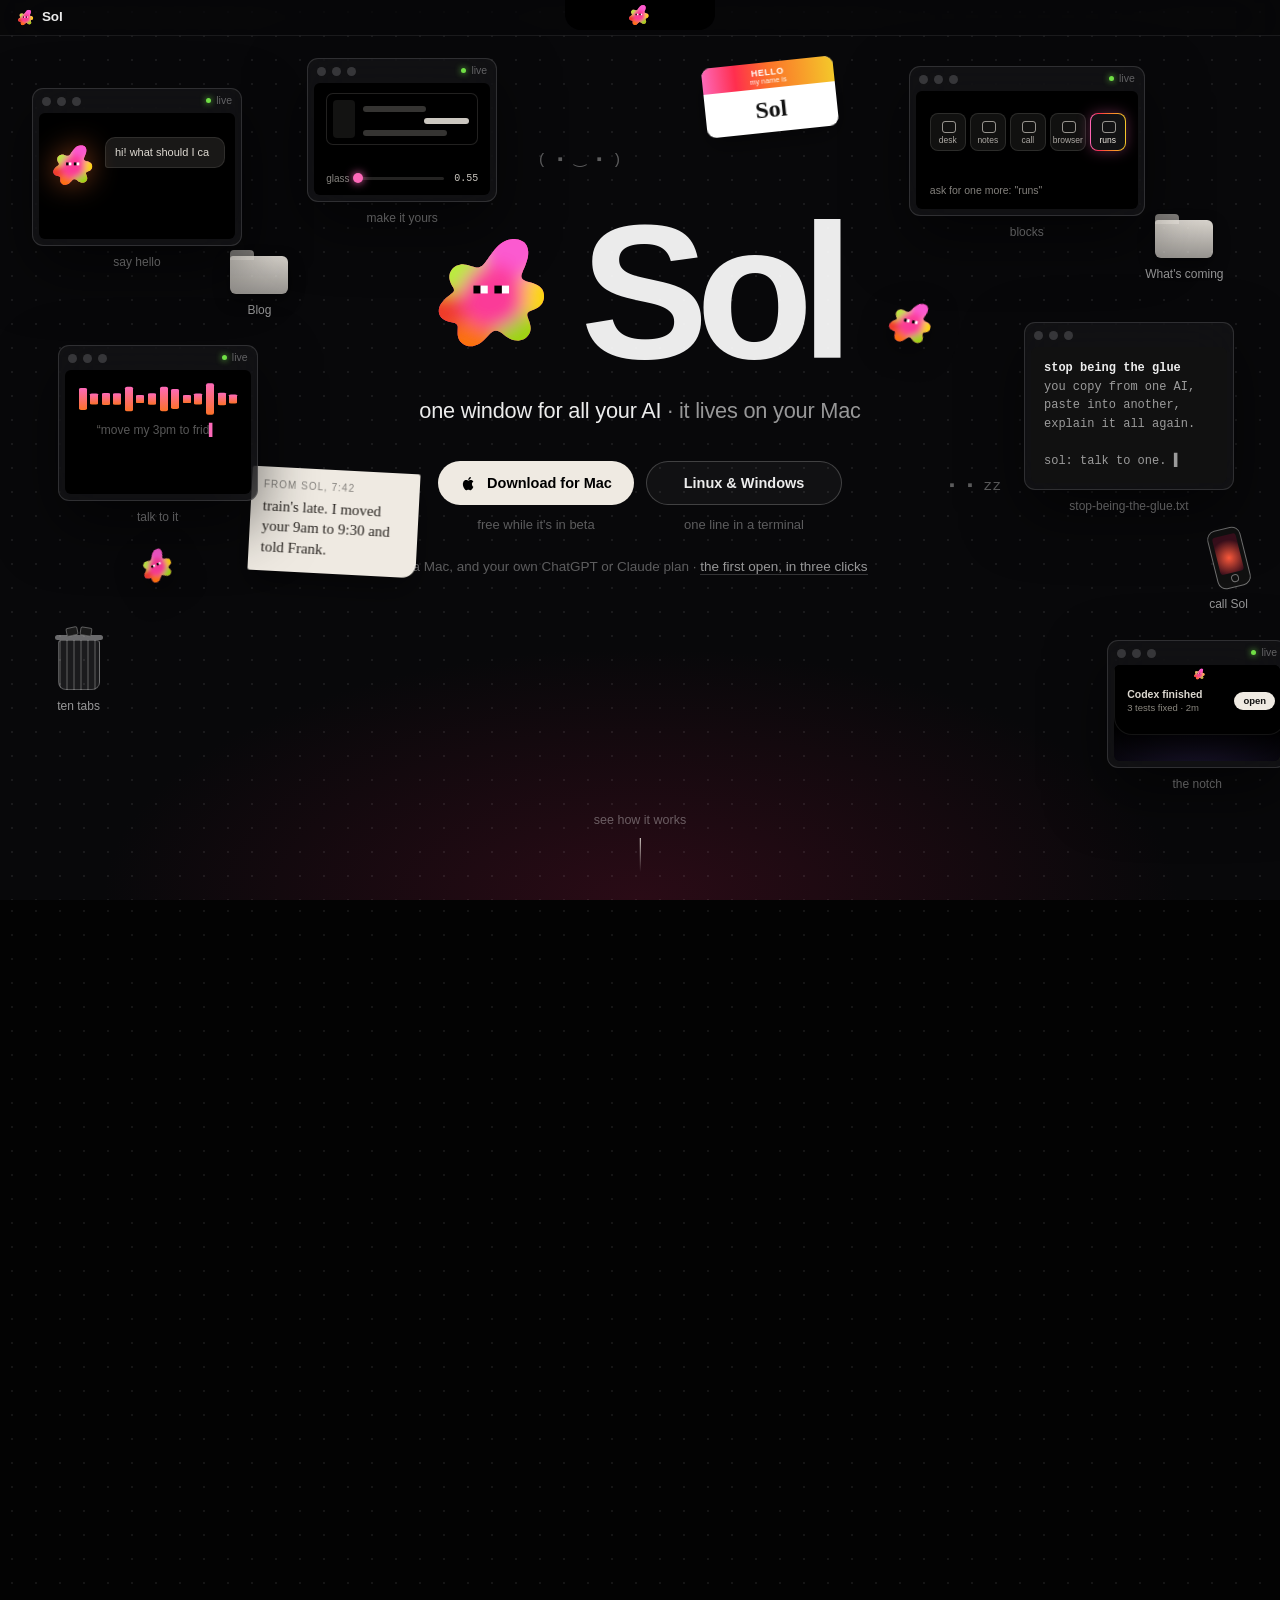
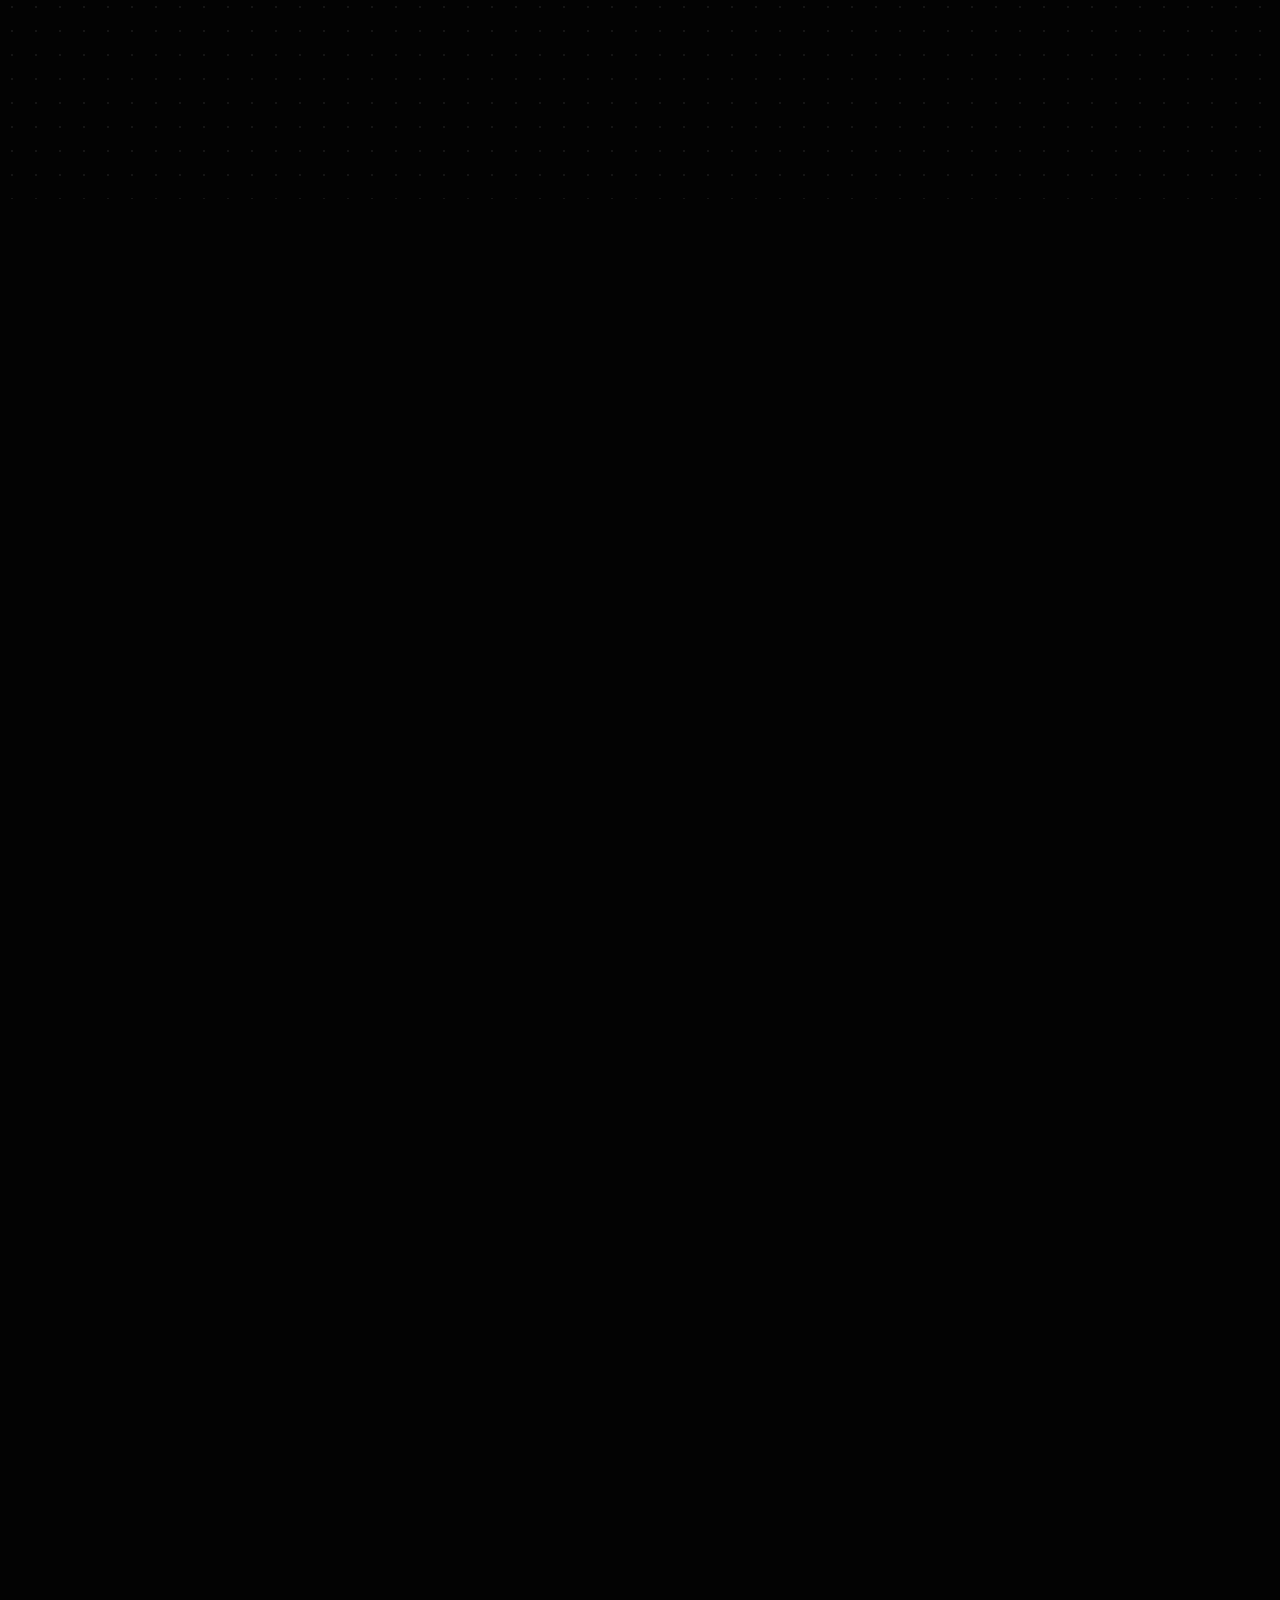
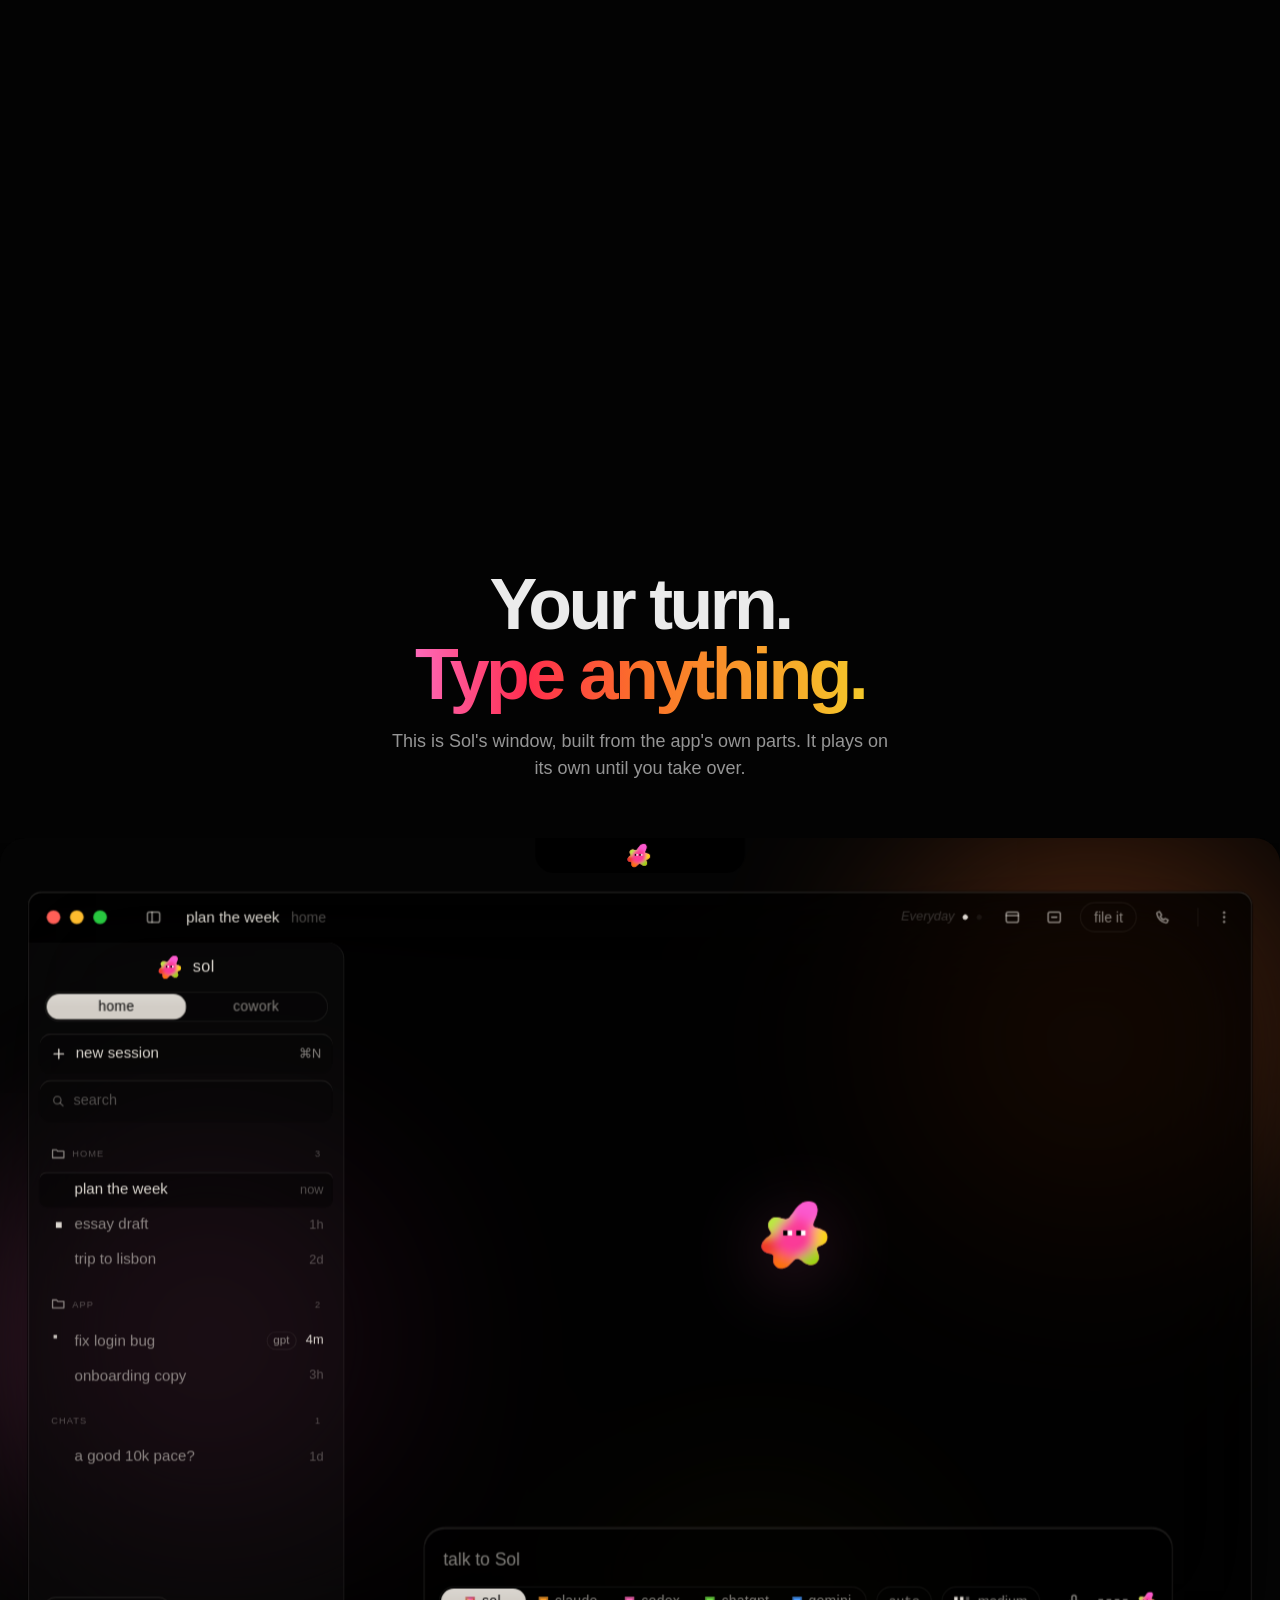
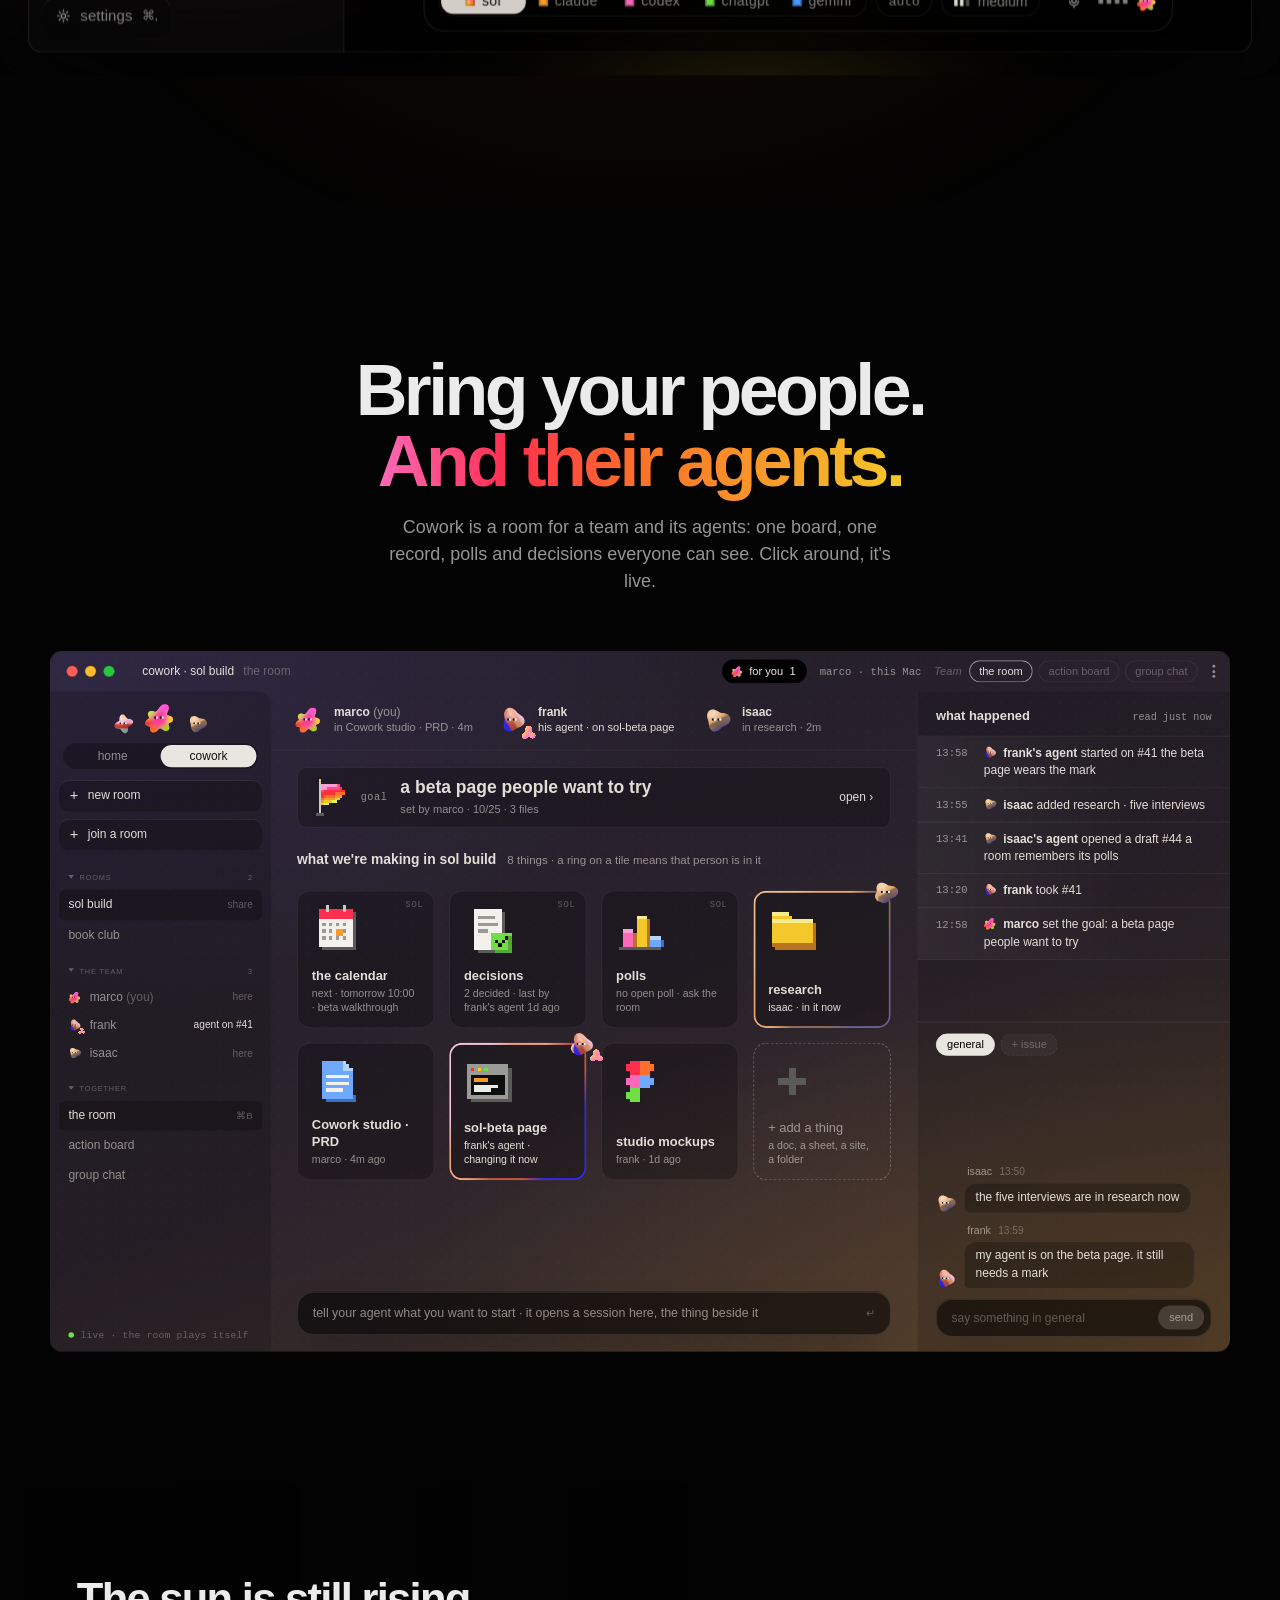
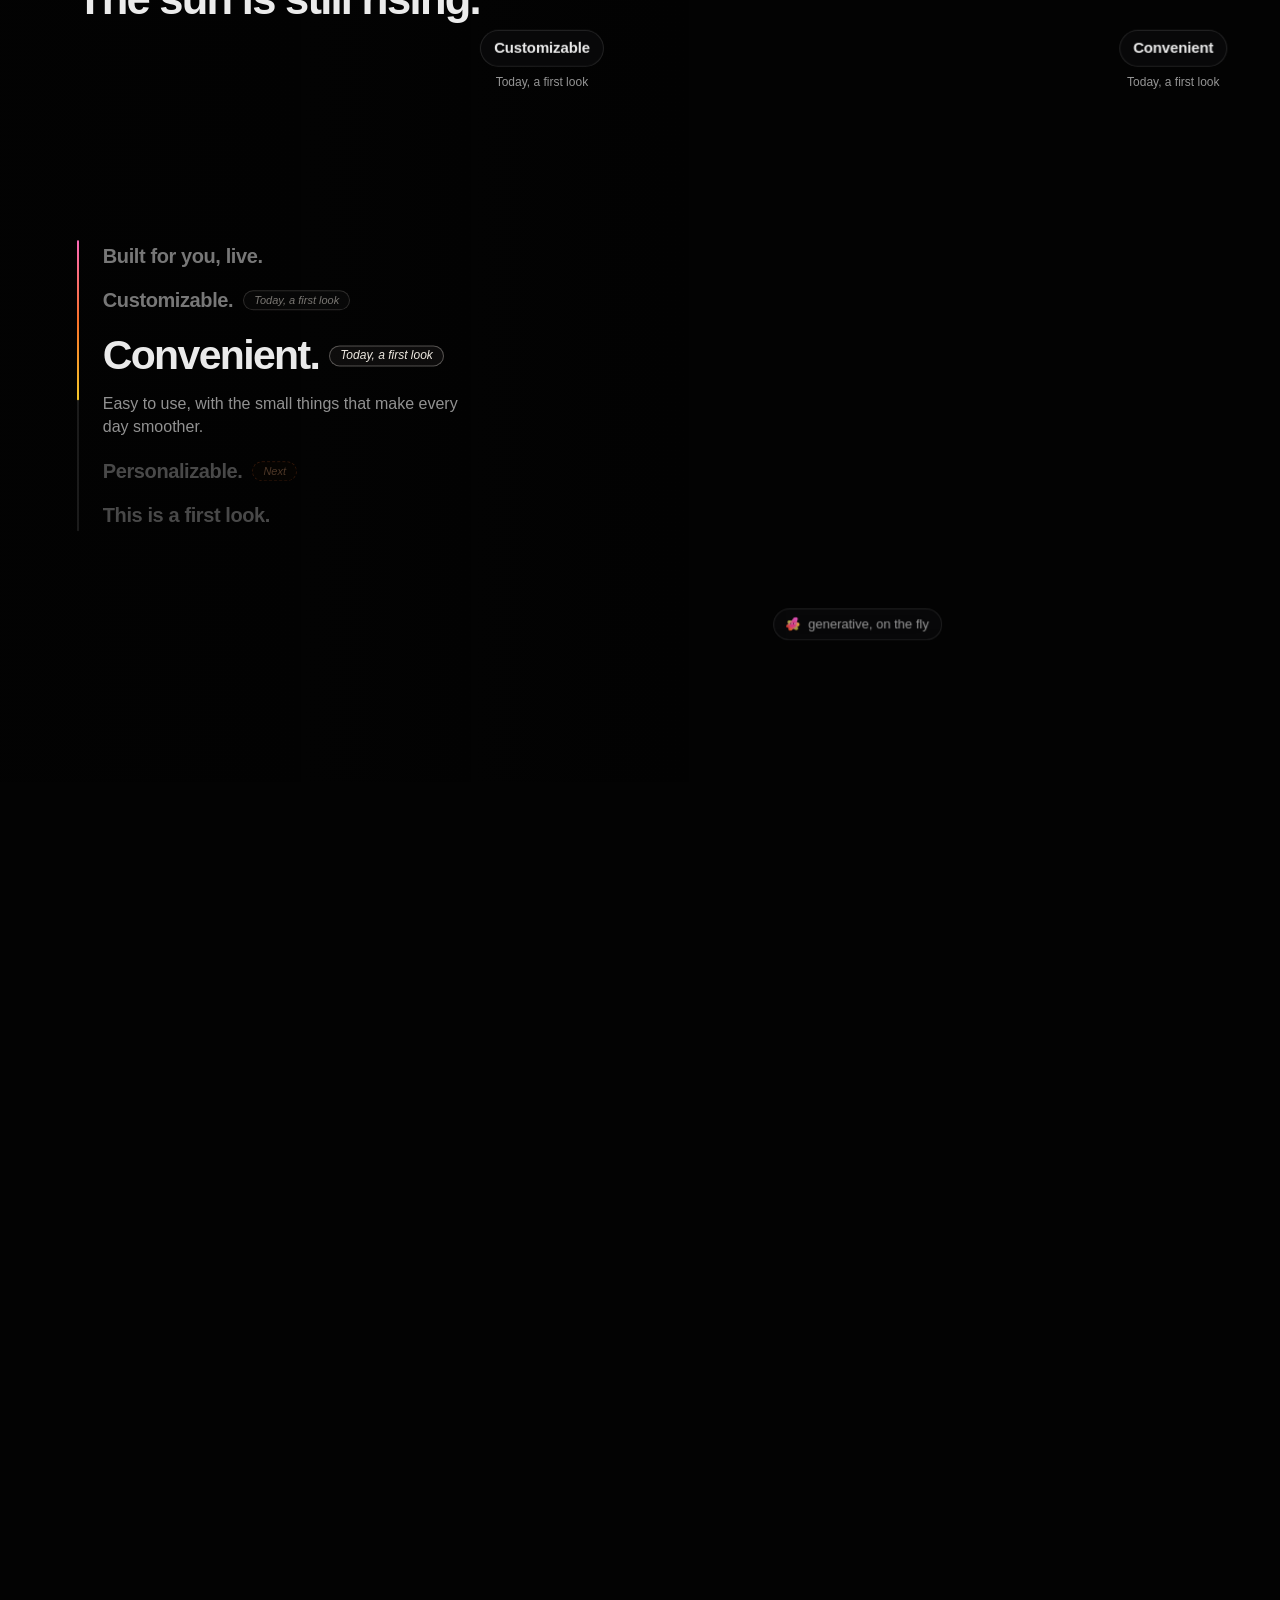
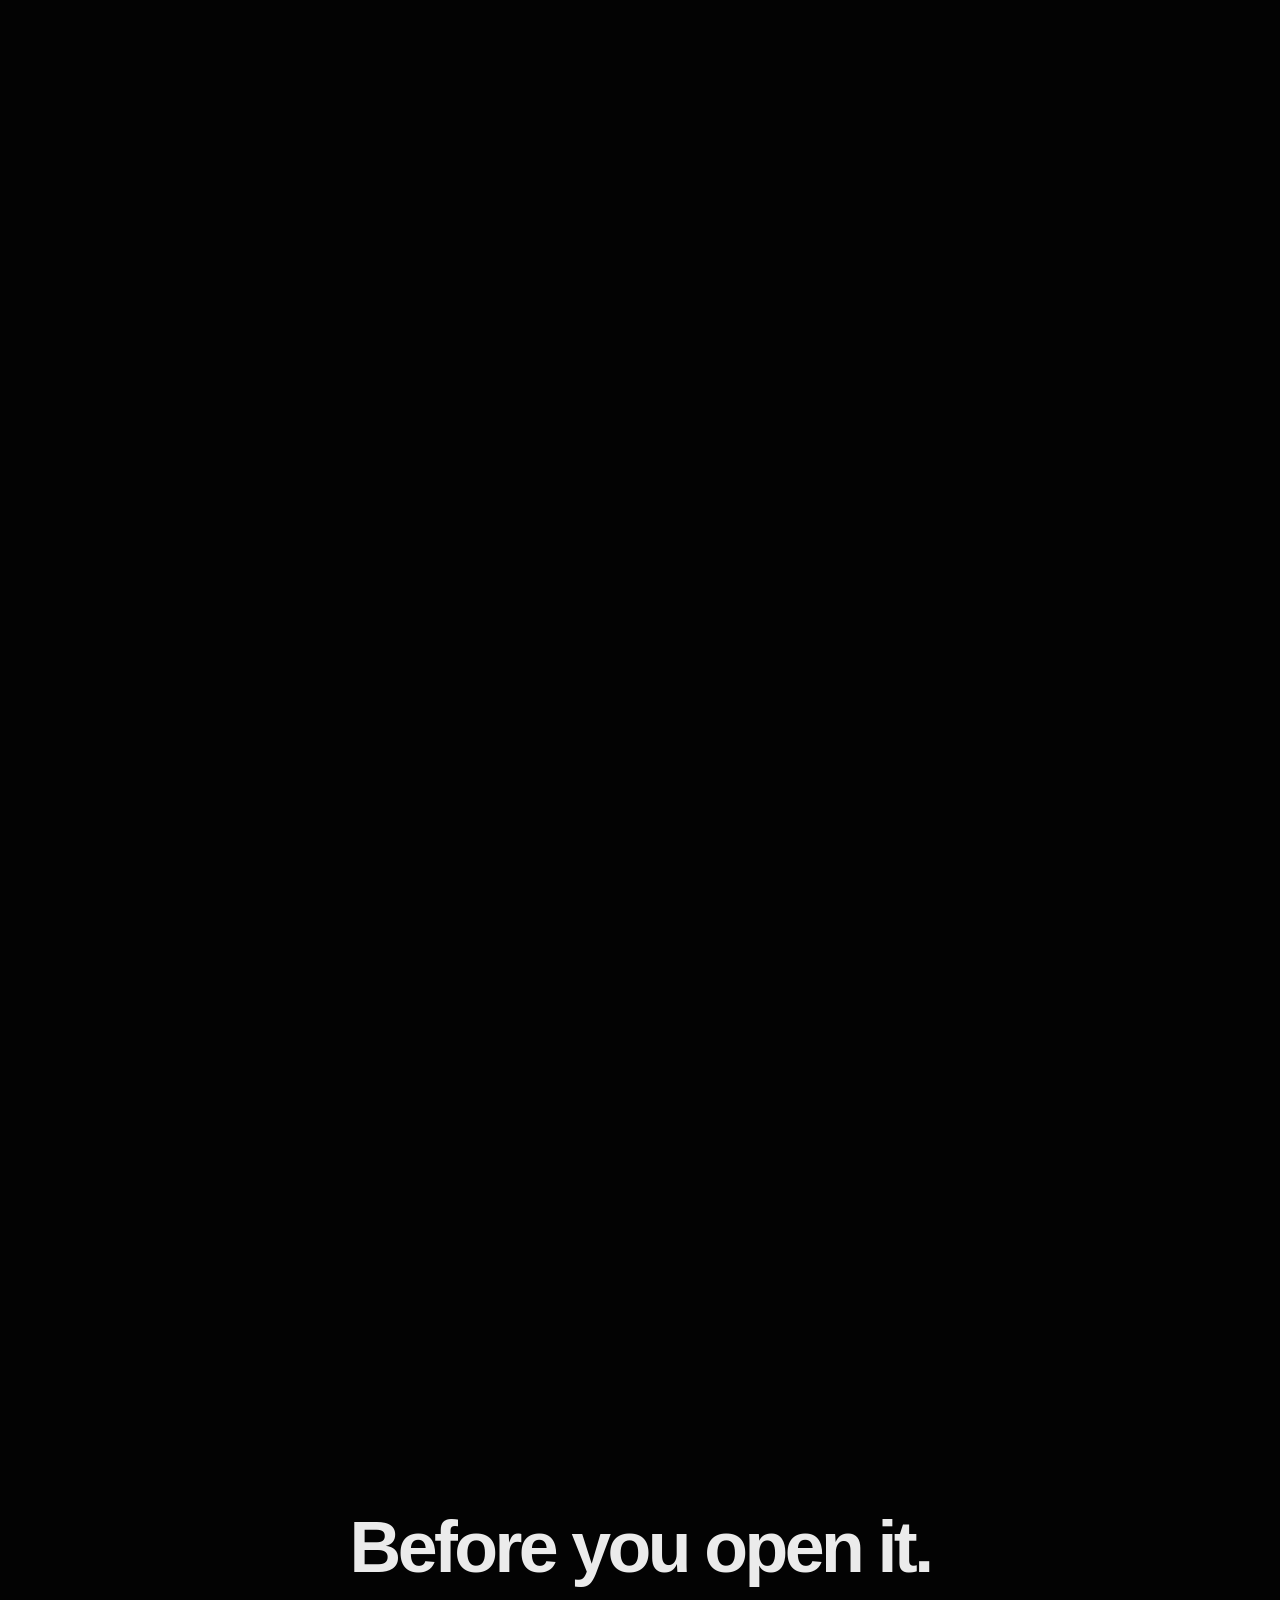
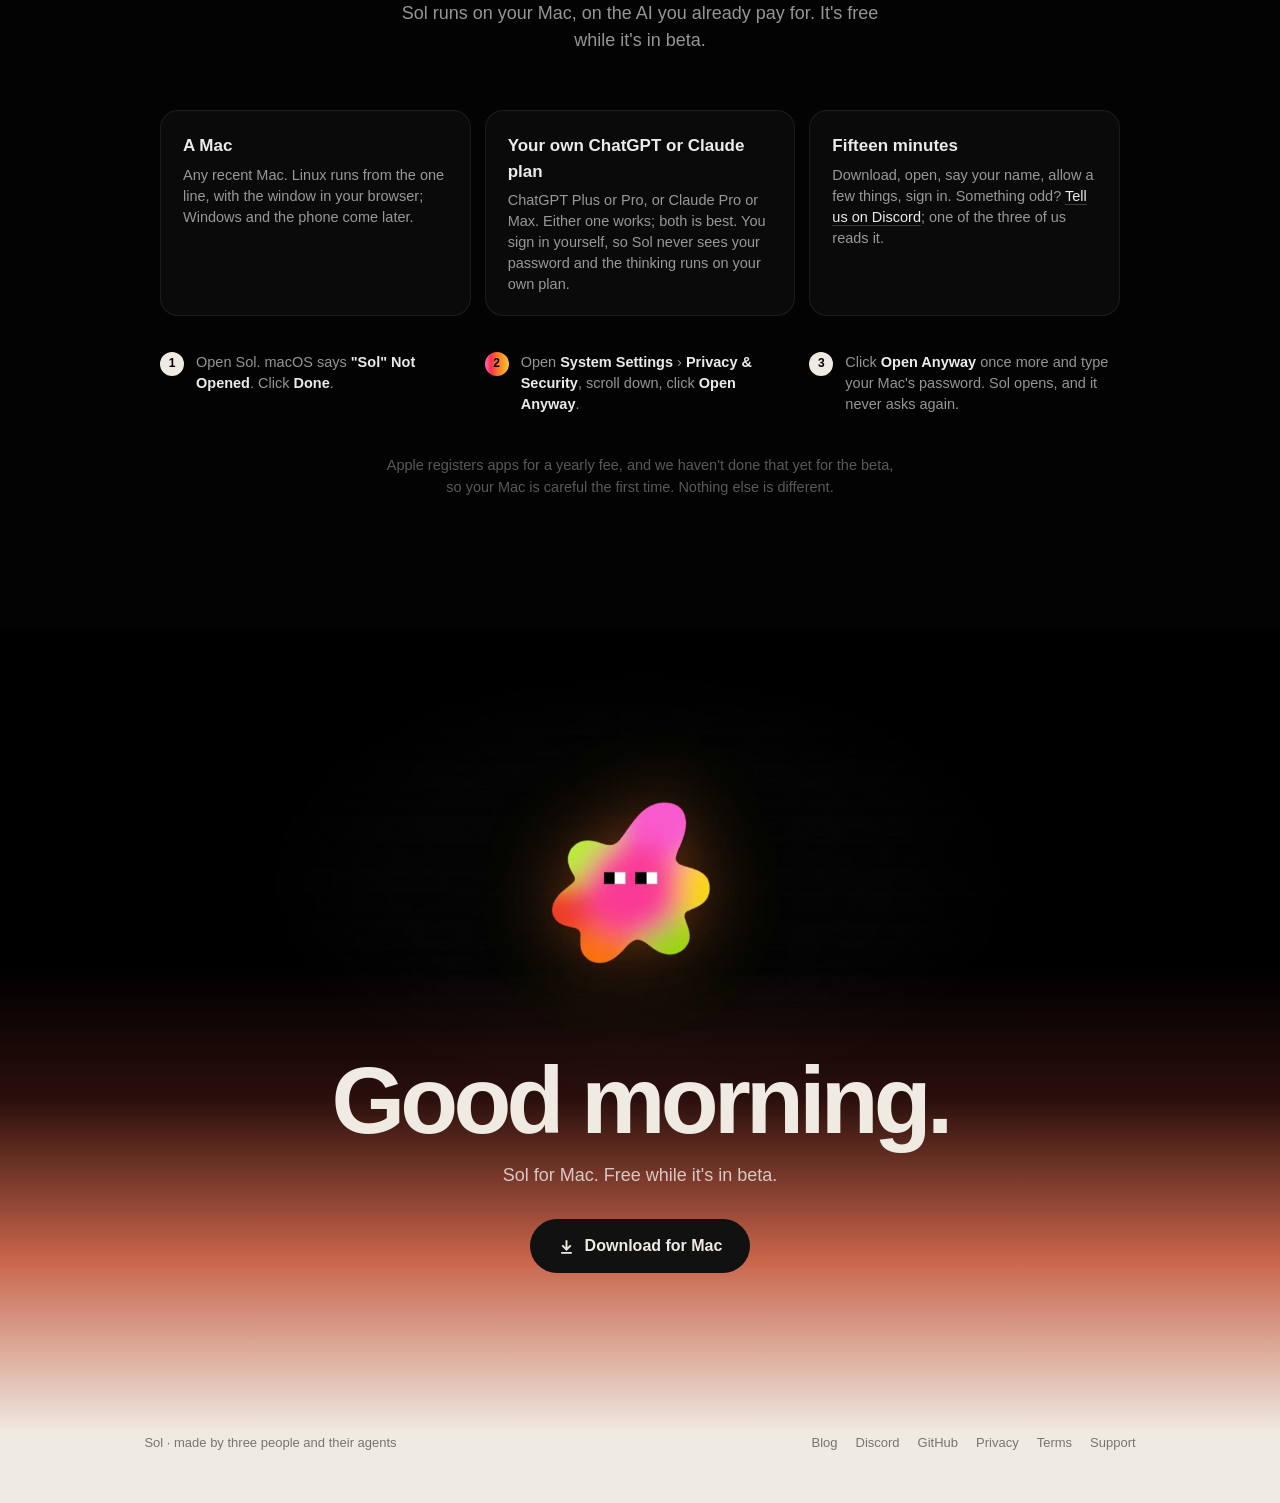
<file: index.html>
<!doctype html>
<html lang="en">
<head>
<meta charset="utf-8">
<meta name="viewport" content="width=device-width,initial-scale=1">
<title>Sol · one window for all your AI</title>
<meta name="description" content="Claude, ChatGPT's Codex, your browser, notes and your voice, in one app on your own Mac. Free while it's in beta.">
<!-- the share card (#370): iMessage, WhatsApp and Discord want absolute addresses. They name the preview until hosting
     is chosen (#304); then the address changes here and nowhere else. -->
<meta property="og:type" content="website">
<meta property="og:url" content="https://w0ngtap.github.io/sol-site/">
<meta property="og:title" content="Sol · one window for all your AI">
<meta property="og:description" content="Claude, ChatGPT's Codex, your browser, notes and your voice, in one app on your own Mac. Free while it's in beta.">
<meta property="og:image" content="https://w0ngtap.github.io/sol-site/media/window.png">
<meta name="twitter:card" content="summary_large_image">
<!-- Sol's website, the home page. Marco, 2026-10-27: on first sight you can download; around it, other ways in.
     The first screen is a Mac desktop (after heyclicky's, his reference): the menu bar with Sol's notch, Sol and the
     download in the middle, and around it live little demos, icons and stickers that each open something (desk.js,
     minis.js). Then the flow: See it, the problem and how Sol solves it (see.js) / Your turn, the live window
     (demo.js) / Together, Cowork (cowork.js) / What's coming, the three pillars (pillars.js) / Good morning, the
     download again. The blog and the films live in the notch. -->
<link rel="stylesheet" href="style.css">
<style>
  /* ================= THE DESK: the first screen is a Mac desktop ================= */
  .desk { position:relative; min-height:max(100vh, 760px); padding-top:36px; overflow:hidden;
          background:radial-gradient(rgba(255,255,255,.075) 1px, transparent 1.2px) 0 0/24px 24px,
                     radial-gradient(ellipse 60% 40% at 50% 100%, #2a0b16, transparent 70%), #08080a; }
  .desk .core { position:relative; z-index:5; text-align:center; padding-top:min(20vh,170px); pointer-events:none; }
  .desk .core > * { pointer-events:auto; }
  .desk h1 { margin:0; font-size:clamp(104px,15vw,230px); line-height:.9; letter-spacing:-.065em; font-weight:650; display:inline-flex; align-items:center; gap:.12em; }
  .desk h1 img { width:.62em; height:.62em; animation:breathe 7s ease-in-out infinite; }
  @keyframes breathe { 50% { transform:scale(1.05) rotate(6deg); } }
  .desk .tag { font-size:clamp(18px,1.7vw,24px); margin:16px 0 34px; color:var(--ink); letter-spacing:-.01em; }
  .desk .tag i { font-style:normal; color:var(--dim); }
  /* the two ways in, one row, the same size: Mac filled, Linux & Windows its glass twin; smaller than the name */
  .desk .gets { display:grid; grid-template-columns:repeat(2, minmax(0,196px)); gap:12px; justify-content:center; }
  .desk .gets > div { display:flex; flex-direction:column; align-items:stretch; gap:10px; text-align:center; }
  .desk .gets .dl, .desk .gets .ghost { justify-content:center; height:44px; padding:0 16px; font-size:14.5px; font-weight:600; white-space:nowrap; }
  .desk .gets small { color:var(--mute); font-size:13px; }
  .desk .line { display:none; margin:18px auto 0; width:fit-content; align-items:center; gap:10px; font:13px ui-monospace,SFMono-Regular,Menlo,monospace; color:var(--dim);
                border:1px solid var(--hair); border-radius:10px; padding:8px 8px 8px 14px; background:rgba(0,0,0,.6); }
  .desk .line.on { display:flex; }
  .desk .line button { border:1px solid var(--hair); background:none; border-radius:7px; padding:3px 9px; font:12px -apple-system,sans-serif; color:var(--dim); }

  /* windows on the desk: each one opens something; drag them anywhere */
  .win { position:absolute; z-index:3; border-radius:11px; background:rgba(22,22,24,.72); backdrop-filter:blur(24px); -webkit-backdrop-filter:blur(24px);
         border:1px solid rgba(255,255,255,.13); box-shadow:0 24px 60px rgba(0,0,0,.55); cursor:grab; user-select:none; transition:box-shadow .3s, transform .4s var(--spring); }
  .win:hover { box-shadow:0 30px 70px rgba(0,0,0,.7), 0 0 0 1px rgba(255,255,255,.08); }
  .win.drag { cursor:grabbing; transition:box-shadow .3s; }
  .win .tb { height:24px; display:flex; align-items:center; gap:6px; padding:0 9px; }
  .win .tb i { width:9px; height:9px; border-radius:50%; background:rgba(255,255,255,.16); transition:background .2s; }
  .win:hover .tb i:nth-child(1) { background:#ff5f57; } .win:hover .tb i:nth-child(2) { background:#febc2e; } .win:hover .tb i:nth-child(3) { background:#28c840; }
  .win .tb b { margin-left:auto; font-size:10.5px; font-weight:500; color:var(--mute); }
  .win .pane { margin:0 6px 6px; border-radius:6px; overflow:hidden; background:#000; position:relative; }
  .win .pane img, .win .pane video { display:block; width:100%; height:100%; object-fit:cover; pointer-events:none; }
  .win .cap { position:absolute; left:0; right:0; top:calc(100% + 8px); text-align:center; font-size:12px; color:var(--mute); white-space:nowrap; transition:color .2s; }
  .win:hover .cap { color:var(--ink); }
  .win.txt .pane { background:#111; padding:12px 13px; font:12px/1.55 ui-monospace,SFMono-Regular,Menlo,monospace; color:var(--dim); }
  .win.txt .pane b { color:var(--ink); font-weight:600; }


  /* the windows' live demos (minis.js): each a toy of one thing Sol does */
  .win .tb b::before { content:""; display:inline-block; width:5px; height:5px; border-radius:50%; background:#70df45; margin-right:5px; vertical-align:1px; box-shadow:0 0 6px #70df45; }
  .mini { background:radial-gradient(ellipse 90% 80% at 50% 110%, #2a0f16, #050506 70%); font:11px/1.35 -apple-system,BlinkMacSystemFont,sans-serif; color:rgba(239,234,226,.92); }
  .mini > div { position:absolute; inset:0; }
  .mh .cr { position:absolute; left:14px; top:30px; width:44px; filter:drop-shadow(0 0 14px rgba(251,113,41,.5)); transform-origin:50% 80%; }
  .mh .bub { position:absolute; left:66px; right:10px; top:24px; margin:0; padding:7px 9px; min-height:30px; border-radius:10px 10px 10px 3px; background:rgba(239,234,226,.1); border:1px solid rgba(239,234,226,.1); transition:opacity .3s; }
  .mh .nm { position:absolute; right:12px; bottom:14px; padding:4px 10px; border-radius:999px; background:#efeae2; color:#111; font-weight:600; transition:opacity .25s; }
  .mg .w { position:absolute; left:12px; right:12px; top:10px; height:52px; border-radius:7px; border:1px solid rgba(239,234,226,.14); background-image:linear-gradient(120deg, rgba(255,255,255,.06), transparent 60%); }
  .mg .sb { position:absolute; left:6px; top:6px; bottom:6px; width:22px; border-radius:4px; background:rgba(239,234,226,.08); }
  .mg .w p { margin:0; position:absolute; left:36px; height:6px; border-radius:3px; background:rgba(239,234,226,.22); }
  .mg .w p:nth-of-type(1) { top:12px; width:42%; } .mg .w p:nth-of-type(2) { top:24px; right:8px; left:auto; width:30%; background:rgba(239,234,226,.85); } .mg .w p:nth-of-type(3) { top:36px; width:56%; }
  .mg .row { position:absolute; left:12px; right:12px; bottom:10px; display:flex; align-items:center; gap:8px; color:rgba(239,234,226,.55); font-size:10px; }
  .mg .tr { flex:1; height:3px; border-radius:2px; background:rgba(239,234,226,.15); position:relative; }
  .mg .tr u { position:absolute; left:0; top:0; bottom:0; border-radius:2px; background:linear-gradient(90deg,#f4c82a,#fd69b9); }
  .mg .tr em { position:absolute; top:50%; width:10px; height:10px; margin:-5px 0 0 -5px; border-radius:50%; background:#fd69b9; box-shadow:0 0 8px #fd69b9; }
  .mg .v { font:10px ui-monospace,Menlo,monospace; color:rgba(239,234,226,.85); width:26px; text-align:right; }
  .mt .bars { position:absolute; left:14px; right:14px; top:14px; height:30px; display:flex; gap:4px; align-items:center; }
  .mt .bars i { flex:1; height:100%; border-radius:2px; background:linear-gradient(#fd69b9,#fb7129); transform-origin:50% 50%; }
  .mt .cap { position:absolute; left:14px; right:14px; top:52px; margin:0; font-size:12px; transition:opacity .3s; }
  .mt .cap::before { content:"“"; color:rgba(239,234,226,.4); } .mt .cap::after { content:"▍"; color:#fd69b9; }
  .mt .card { position:absolute; left:14px; right:14px; bottom:10px; padding:6px 9px; border-radius:8px; background:rgba(239,234,226,.1); border:1px solid rgba(239,234,226,.14); display:grid; grid-template-columns:1fr auto; transition:opacity .25s; }
  .mt .card small { color:rgba(239,234,226,.55); font-size:10px; } .mt .card s { display:inline-block; width:10px; height:1px; background:currentColor; vertical-align:3px; text-decoration:none; }
  .mt .card em { grid-row:1/3; grid-column:2; align-self:center; font-style:normal; color:#9fe07e; font-size:10px; }
  .mb .rail { position:absolute; left:14px; top:22px; height:38px; }
  .mb .rail span { position:absolute; left:0; top:0; width:36px; height:38px; border-radius:8px; display:grid; place-items:end center; padding-bottom:4px; font-size:8.5px; color:rgba(239,234,226,.7);
                   background:rgba(239,234,226,.07); border:1px solid rgba(239,234,226,.12); transition:transform .6s cubic-bezier(.34,1.56,.64,1), opacity .4s; }
  .mb .rail span::before { content:""; position:absolute; top:7px; left:50%; width:12px; height:10px; margin-left:-6px; border-radius:3px; border:1.3px solid rgba(239,234,226,.6); }
  .mb .rail span.new { border:1px solid transparent; background:linear-gradient(#121214,#121214) padding-box, var(--acc) border-box; color:#efeae2; box-shadow:0 0 14px rgba(253,105,185,.35); }
  .mb .cap { position:absolute; left:14px; right:10px; top:auto; bottom:12px; text-align:left; margin:0; color:rgba(239,234,226,.55); font-size:10.5px; }
  .mn { display:grid; justify-items:center; align-content:start; background:radial-gradient(ellipse 80% 70% at 50% 120%, #1c1630, transparent); }
  .mn .slab { position:relative; background:#000; border:1px solid rgba(255,255,255,.08); border-top:0; overflow:hidden; box-shadow:0 10px 24px rgba(0,0,0,.6); }
  .win .pane.mini img { height:auto; object-fit:contain; }
  .win .pane.mini .slab img { position:absolute; left:50%; top:3px; width:12px; margin-left:-6px; }
  .win .pane.mini .cr { width:44px; }
  .mn .msg { position:absolute; left:12px; right:10px; top:22px; gap:1px 8px; display:grid; grid-template-columns:1fr auto; font-size:10.5px; white-space:nowrap; }
  .mn .msg small { color:#8a877f; font-size:9.5px; } .mn .msg span { grid-row:1/3; grid-column:2; align-self:center; padding:3px 9px; border-radius:999px; background:#efeae2; color:#111; font-weight:600; font-size:9.5px; }

  /* the live demo (demo.js): the real window, built from Sol's own CSS, playing its story until you take over */
  .demo { position:relative; z-index:4; width:min(1100px, 100% - 64px); margin:0 auto; text-align:left; }

  /* things on the desk: icons, a sticky, stickers; each one does something */
  .thing { position:absolute; z-index:2; display:flex; flex-direction:column; align-items:center; gap:6px; font-size:12px; color:var(--dim); cursor:pointer; transition:transform .4s var(--spring); }
  .thing:hover { transform:scale(1.08) rotate(-2deg); color:var(--ink); }
  .thing span { padding:1px 6px; border-radius:4px; }
  .thing:hover span { background:rgba(80,120,255,.55); color:#fff; }
  .folder { width:58px; height:44px; position:relative; }
  .folder::before { content:""; position:absolute; left:0; top:0; width:24px; height:10px; border-radius:4px 4px 0 0; background:rgba(239,234,226,.55); }
  .folder::after { content:""; position:absolute; left:0; right:0; top:6px; bottom:0; border-radius:3px 6px 6px 6px; background:linear-gradient(rgba(239,234,226,.9), rgba(239,234,226,.62)); box-shadow:0 6px 16px rgba(0,0,0,.4); }
  .trash { width:42px; height:50px; position:relative; border-radius:3px 3px 8px 8px; background:repeating-linear-gradient(90deg, rgba(255,255,255,.22) 0 2px, rgba(255,255,255,.08) 2px 7px); border:1px solid rgba(255,255,255,.25); }
  .trash::before { content:""; position:absolute; left:-4px; right:-4px; top:-6px; height:5px; border-radius:3px; background:rgba(255,255,255,.4); }
  .trash em { position:absolute; left:4px; right:4px; top:-14px; display:flex; gap:2px; justify-content:center; }
  .trash em u { width:12px; height:9px; border-radius:2px; background:#1a1a1a; border:1px solid rgba(255,255,255,.3); transform:rotate(-12deg); } .trash em u:nth-child(2) { transform:rotate(9deg); }
  .sticky { width:168px; padding:12px 12px 14px; background:#efeae2; color:#2a2622; border-radius:2px 2px 14px 2px; box-shadow:0 14px 30px rgba(0,0,0,.45); transform:rotate(3deg);
            font:15px/1.35 "Bradley Hand","Marker Felt","Segoe Print",cursive; align-items:flex-start; text-align:left; }
  .sticky small { font:10px -apple-system,sans-serif; letter-spacing:.1em; text-transform:uppercase; color:rgba(0,0,0,.45); }
  .thing.sticky:hover { transform:rotate(0) scale(1.05); color:#2a2622; }
  .hello { width:132px; border-radius:9px; overflow:hidden; background:#fff; color:#111; text-align:center; box-shadow:0 10px 24px rgba(0,0,0,.4); transform:rotate(-6deg); gap:0; }
  .hello div { background:var(--acc); color:#fff; font:700 9px -apple-system,sans-serif; letter-spacing:.06em; padding:5px 0 4px; width:100%; }
  .hello div small { display:block; font-weight:500; font-size:7px; letter-spacing:.02em; }
  .hello p { margin:0; padding:9px 0 11px; font:600 24px/1 "Bradley Hand","Marker Felt",cursive; }
  .thing.hello:hover { transform:rotate(0) scale(1.06); color:#111; }
  .face { font:15px ui-monospace,Menlo,monospace; color:var(--mute); }
  .sun-sticker { width:46px; filter:drop-shadow(0 8px 14px rgba(0,0,0,.5)); }
  .phone { width:34px; height:60px; border-radius:9px; border:1.5px solid rgba(255,255,255,.4); background:#111; position:relative; transform:rotate(-14deg); }
  .phone::before { content:""; position:absolute; left:4px; right:4px; top:6px; bottom:14px; border-radius:3px; background:radial-gradient(circle at 50% 60%, #ff5a3c, #3a0f1c 70%); }
  .phone::after { content:""; position:absolute; left:50%; bottom:4px; width:6px; height:6px; margin-left:-3px; border-radius:50%; border:1px solid rgba(255,255,255,.4); }
  .thing.hot { transform:scale(1.25) rotate(-6deg); color:var(--ink); }
  .tip { position:absolute; z-index:20; pointer-events:none; font-size:12px; padding:5px 10px; border-radius:7px; background:rgba(0,0,0,.85); border:1px solid var(--hair); color:var(--ink); opacity:0; transition:opacity .15s; white-space:nowrap; }

  /* ================= SEE IT: the glue → the orbit → the bloom ================= */
  /* See it (see.js): the desk goes on, the same dots; the words on the left, the scene on the right (Marco's pins, 2026-10-27) */
  #see { height:480vh; margin-top:-1px; }
  .stage { position:sticky; top:0; height:100vh; overflow:hidden;
                background:radial-gradient(rgba(255,255,255,calc(.075 * var(--glue,1))) 1px, transparent 1.4px) 0 0/24px 24px; }
  .scene { position:absolute; left:0; top:0; width:900px; height:600px; transform-origin:0 0; }
  #see .glow { position:absolute; left:50%; top:52%; width:900px; height:700px; translate:-50% -50%; opacity:0; pointer-events:none;
               background:radial-gradient(closest-side, rgba(255,90,50,.22), rgba(255,46,78,.06) 55%, transparent); }
  /* the story: three lines, the live one large, a rail filling as you scroll */
  .story { position:absolute; left:6%; top:50%; translate:0 -50%; width:min(30%, 400px); z-index:3; padding-left:26px; }
  .story .rail { position:absolute; left:0; top:6px; bottom:6px; width:2px; border-radius:2px; background:rgba(255,255,255,.1); }
  .story .rail b { display:block; width:100%; border-radius:2px; background:var(--acc); background-size:100% 400px; }
  .st { padding:12px 0; transition:opacity .5s; opacity:.32; }
  .st span { font:12px ui-monospace,SFMono-Regular,Menlo,monospace; color:var(--mute); }
  .st h2 { margin:4px 0 0; font-size:20px; line-height:1.1; letter-spacing:-.02em; font-weight:600; transition:font-size .6s var(--ease), letter-spacing .6s; }
  .st p { margin:0; max-height:0; overflow:hidden; color:var(--dim); font-size:16px; line-height:1.45; opacity:0; transition:max-height .6s var(--ease), opacity .5s, margin .6s; }
  .st.on { opacity:1; } .st.on h2 { font-size:clamp(30px,3.2vw,46px); letter-spacing:-.04em; }
  .st.on p { max-height:120px; opacity:1; margin-top:14px; }
  .st.on span { background:var(--acc); -webkit-background-clip:text; background-clip:text; color:transparent; }
  /* the AI windows: glass, and as they fold (--k) a chip on Sol's window */
  #see .aw { position:absolute; z-index:2; overflow:hidden; background:rgba(24,24,27,calc(.86 - var(--k) * .6)); backdrop-filter:blur(18px); -webkit-backdrop-filter:blur(18px);
             box-shadow:0 calc(24px - var(--k) * 24px) 60px rgba(0,0,0,calc(.6 - var(--k) * .6)), 0 0 0 1px rgba(255,255,255,.09); transition:box-shadow .3s; }
  #see .aw.hit { box-shadow:0 24px 60px rgba(0,0,0,.6), 0 0 0 1px rgba(239,234,226,.55); }
  #see .aw .tb { height:24px; display:flex; align-items:center; gap:5px; padding:0 9px; opacity:calc(1 - var(--k) * 2); }
  #see .aw .tb i { width:8px; height:8px; border-radius:50%; background:rgba(255,255,255,.16); }
  #see .aw .nm { position:absolute; top:5px; font-size:11px; font-weight:550; color:rgba(255,255,255,.7); white-space:nowrap; }
  #see .aw .bd { position:absolute; left:8px; right:8px; top:28px; bottom:8px; border-radius:6px; background:#050505; padding:10px; overflow:hidden; opacity:calc(1 - var(--k) * 2.2);
                 display:flex; flex-direction:column; gap:7px; }
  #see .aw .b { margin:0; height:9px; border-radius:5px; background:rgba(255,255,255,.12); flex:none; } #see .aw .b.r { align-self:flex-end; background:rgba(239,234,226,.32); }
  #see .aw code { font:10px/1.3 ui-monospace,SFMono-Regular,Menlo,monospace; color:rgba(255,255,255,.75); white-space:nowrap; } #see .aw code.d { color:var(--mute); } #see .aw code.x { color:#ff6a6a; }
  #see .aw .tabs { display:flex; gap:3px; } #see .aw .tabs i { flex:1; height:12px; border-radius:3px; background:rgba(255,255,255,.1); } #see .aw .tabs i:nth-child(4) { background:rgba(255,255,255,.28); }
  #see .aw .url { margin:0; height:12px; border-radius:6px; background:rgba(255,255,255,.07); } #see .aw .blk { margin:0; flex:1; border-radius:5px; background:linear-gradient(135deg, rgba(255,255,255,.07), rgba(255,255,255,.02)); }
  #see .aw .t { font-size:11px; color:var(--pearl); }
  #see .aw.chip .nm { color:var(--ink); }
  #see .aw.lit { box-shadow:0 0 0 1px rgba(255,140,80,.9), 0 0 22px rgba(255,90,50,.45); } #see .aw.lit .nm { color:#fff; }
  /* the Sol window */
  #see .solw { position:absolute; z-index:1; border-radius:16px; background:rgba(12,12,13,.9); box-shadow:0 50px 120px rgba(0,0,0,.7), 0 0 0 1px rgba(255,255,255,.1); }
  #see .solw > .tb { height:30px; display:flex; align-items:center; gap:6px; padding:0 12px; position:relative; }
  #see .solw > .tb i { width:10px; height:10px; border-radius:50%; background:rgba(255,255,255,.16); }
  #see .solw > .tb img { position:absolute; left:50%; top:6px; width:20px; margin-left:-10px; animation:breathe 7s ease-in-out infinite; }
  #see .solw::after { content:""; position:absolute; left:16px; right:16px; top:76px; height:1px; background:var(--hair); }
  #see .chat { position:absolute; left:28px; right:28px; top:92px; bottom:142px; display:flex; flex-direction:column; justify-content:flex-end; gap:12px; overflow:hidden; }
  .scene .m { max-height:0; opacity:0; transform:translateY(12px); transition:max-height .5s var(--ease), opacity .4s, transform .5s var(--spring); font-size:15px; line-height:1.4; flex:none; }
  .scene .m.on { max-height:120px; opacity:1; transform:none; }
  .scene .m.u { align-self:flex-end; background:var(--pearl); color:#000; padding:10px 15px; border-radius:18px 18px 4px 18px; max-width:72%; }
  .scene .m.u:not(.on) { padding-top:0; padding-bottom:0; }
  .scene .m.s { display:flex; gap:10px; align-items:flex-start; color:var(--ink); } .scene .m.s > img { width:24px; margin-top:-1px; }
  .scene .m.s small { display:flex; gap:6px; margin-top:8px; flex-wrap:wrap; }
  .scene .m.s em { font-style:normal; font-size:11.5px; color:var(--dim); border:1px solid rgba(255,255,255,.14); border-radius:999px; padding:3px 9px; }
  .scene .m.s em.new { color:#000; background:var(--acc); border:0; font-weight:600; }
  #see .shelf { position:absolute; left:28px; right:28px; bottom:72px; display:flex; gap:8px; flex-wrap:wrap; }
  #see .shelf span { font-size:13px; padding:7px 13px; border-radius:999px; border:1px solid rgba(255,255,255,.16); color:var(--ink); background:rgba(255,255,255,.04);
                     opacity:0; transform:scale(.4) translateY(10px); transition:opacity .3s, transform .5s var(--spring); }
  #see .shelf span::before { content:""; display:inline-block; width:6px; height:6px; border-radius:50%; background:var(--pearl); margin-right:7px; vertical-align:1px; }
  #see .shelf span.on { opacity:1; transform:none; }
  #see .shelf .runs { position:relative; border-color:transparent; background:linear-gradient(#0c0c0d,#0c0c0d) padding-box, var(--acc) border-box; box-shadow:0 0 26px rgba(255,90,50,.4); }
  .scene .in { position:absolute; left:20px; right:20px; bottom:18px; height:42px; border-radius:21px; background:rgba(255,255,255,.06); border:1px solid rgba(255,255,255,.1);
             display:flex; align-items:center; padding:0 18px; font-size:14.5px; color:var(--ink); }
  .scene .in .ph { position:absolute; left:18px; color:var(--mute); transition:opacity .2s; }
  .scene .in .caret { width:1.5px; height:17px; background:var(--pearl); margin-left:1px; animation:caret 1s steps(1) infinite; }
  @keyframes caret { 50% { opacity:0; } }
  /* the cursor (you) and what it carries */
  .scene .cur { position:absolute; left:0; top:0; z-index:5; pointer-events:none; }
  .scene .cur svg { width:16px; filter:drop-shadow(0 2px 4px rgba(0,0,0,.6)); }
  .scene .cur .you { position:absolute; left:16px; top:18px; font-size:11px; font-weight:650; padding:2px 7px; border-radius:999px; background:var(--pearl); color:#000; }
  .scene .cur .carry { position:absolute; left:52px; top:18px; font-size:11px; white-space:nowrap; padding:2px 8px; border-radius:999px; border:1px dashed rgba(255,255,255,.4);
                     color:var(--ink); background:rgba(0,0,0,.6); opacity:0; transition:opacity .3s; }
  .scene .cur.busy .carry { opacity:1; }
  #see .count { position:absolute; right:18px; top:-18px; font-size:13px; color:var(--mute); white-space:nowrap; }
  #see .count b { font:600 22px/1 ui-monospace,SFMono-Regular,Menlo,monospace; color:var(--ink); margin-right:6px; vertical-align:-2px; }


  /* ================= YOUR TURN and TOGETHER: two chapters, one shape: a heading, a line, the live thing ================= */
  .chapter { padding:150px 0 130px; text-align:center; position:relative; }
  .chapter h2 { margin:0; font-size:clamp(40px,5.6vw,84px); letter-spacing:-.05em; font-weight:650; line-height:.98; }
  .chapter h2 span { background:var(--acc); -webkit-background-clip:text; background-clip:text; color:transparent; }
  .chapter > p { color:var(--dim); font-size:18px; max-width:560px; margin:18px auto 56px; line-height:1.5; padding:0 24px; }
  #try { background:radial-gradient(ellipse 70% 50% at 50% 70%, rgba(251,113,41,.09), transparent 70%); }
  #together .room { width:min(1180px, 100% - 64px); margin:0 auto; }
  @media (max-width:900px) { .chapter { padding:100px 0 80px; } #together .room { width:calc(100% - 24px); } .chapter > p { font-size:16px; } }
  /* the desk's nudge down into the story */
  .desk .cue { position:absolute; z-index:5; left:50%; bottom:28px; transform:translateX(-50%); display:flex; flex-direction:column; align-items:center; gap:8px; font-size:12.5px; color:var(--mute); transition:color .2s; }
  .desk .cue:hover { color:var(--ink); }
  .desk .cue i { width:1px; height:34px; background:linear-gradient(var(--pearl), transparent); animation:cue 2.2s ease-in-out infinite; transform-origin:top; }
  @keyframes cue { 0% { transform:scaleY(0); } 50% { transform:scaleY(1); } 100% { transform:scaleY(1); opacity:0; } }

  /* the hero's one line of needs (#370): what a friend must have, and the way to the first open */
  .desk .needs { margin:22px 0 0; font-size:13.5px; color:var(--mute); }
  .desk .needs a { color:var(--dim); border-bottom:1px solid rgba(255,255,255,.18); } .desk .needs a:hover { color:var(--ink); border-color:var(--ink); }

  /* ================= BEFORE YOU OPEN IT (#370): what you need, and macOS's one-time Open Anyway ================= */
  #open .need { display:grid; grid-template-columns:repeat(3, 1fr); gap:14px; width:min(960px, 100% - 64px); margin:0 auto; text-align:left; }
  #open .need > div { padding:22px 22px 20px; border-radius:18px; border:1px solid var(--hair); background:rgba(255,255,255,.03); }
  #open .need b { display:block; font-size:17px; font-weight:600; margin-bottom:6px; }
  #open .need p { margin:0; font-size:14.5px; color:var(--dim); line-height:1.45; }
  #open .need p a { color:var(--ink); border-bottom:1px solid rgba(255,255,255,.2); }
  #open ol { list-style:none; counter-reset:s; display:grid; grid-template-columns:repeat(3, 1fr); gap:14px; width:min(960px, 100% - 64px); margin:36px auto 0; padding:0; text-align:left; }
  #open li { counter-increment:s; display:grid; grid-template-columns:26px 1fr; gap:10px; font-size:14.5px; color:var(--dim); line-height:1.45; }
  #open li::before { content:counter(s); width:24px; height:24px; border-radius:50%; display:grid; place-items:center; font-size:12px; font-weight:600; color:#000; background:var(--pearl); }
  #open li b { color:var(--ink); font-weight:600; }
  #open li.here::before { background:var(--acc); }
  #open > p.why { margin-top:40px; margin-bottom:0; font-size:14.5px; color:var(--mute); }
  @media (max-width:900px) { #open .need, #open ol { grid-template-columns:1fr; } }

  /* ================= END ================= */
  #end { padding:40px 6% 0; text-align:center; background:linear-gradient(#000, #000 340px, #2a0f0c 470px, #c8644a 72%, var(--pearl) 92%); color:#111; }
  /* the film (Higgsfield, from the real creature): it wakes, the sun comes up behind it, and it holds there */
  #end .dawnfilm { display:block; width:min(760px,100%); aspect-ratio:16/9; margin:0 auto -40px; object-fit:cover; mix-blend-mode:screen; -webkit-mask:radial-gradient(closest-side, #000 62%, transparent); mask:radial-gradient(closest-side, #000 62%, transparent); }
  #end h2 { position:relative; color:var(--pearl); margin:0; font-size:clamp(48px,7.4vw,108px); letter-spacing:-.05em; font-weight:650; line-height:.95; }
  #end p { color:rgba(255,255,255,.72); font-size:18px; margin:16px 0 30px; }
  #end .dl { background:#111; color:var(--pearl); }
  #end footer.foot { margin-top:120px; color:rgba(0,0,0,.5); } #end footer.foot a:hover { color:#000; }

  @media (max-width:900px) {
    .story { left:6%; right:6%; width:auto; top:64px; translate:none; padding-left:0; } .story .rail { display:none; }
    .st:not(.on) { display:none; } .st.on h2 { font-size:28px; } .st p { font-size:15px; }
    #things { display:none; } .demo { width:calc(100% - max(32px, 6vw)); }
    #end footer.foot { flex-direction:column; }
  }
  @media (max-width:480px) { .desk .core { padding-left:16px; padding-right:16px; } .desk .tag { font-size:15.5px; } .desk .gets { gap:10px; } .desk .gets .dl, .desk .gets .ghost { height:42px; font-size:13.5px; padding:0 10px; gap:7px; } .desk .gets small { font-size:11.5px; } }
</style>
<link rel="icon" href="media/sol.svg">
<link rel="stylesheet" href="pillars.css">
<link rel="stylesheet" href="demo.css">
<link rel="stylesheet" href="cowork.css">
</head>
<body>

<nav class="menubar"></nav>

<!-- ============ THE DESK ============ -->
<section class="desk" id="desk">
  <div class="core">
    <h1><img src="media/sol.svg" alt="">Sol</h1>
    <p class="tag">one window for all your AI <i>· it lives on your Mac</i></p>
    <div class="gets">
      <div><a class="dl" id="heroDl" data-dl href="#"><svg viewBox="0 0 16 16" fill="currentColor"><path d="M11.2 8.5c0-1.6 1.3-2.3 1.4-2.4-.8-1.1-1.9-1.3-2.3-1.3-1-.1-1.9.6-2.4.6s-1.3-.6-2.1-.6c-1.1 0-2.1.6-2.6 1.6-1.1 1.9-.3 4.8.8 6.3.5.8 1.1 1.6 1.9 1.6.8 0 1-.5 2-.5s1.2.5 2 .5c.8 0 1.4-.8 1.9-1.5.6-.9.8-1.7.8-1.7s-1.4-.6-1.4-2.6zM9.6 3.8c.4-.5.7-1.2.6-1.9-.6 0-1.4.4-1.8.9-.4.4-.7 1.2-.6 1.8.7.1 1.4-.3 1.8-.8z"/></svg>Download for Mac</a><small>free while it's in beta</small></div>
      <div><button class="ghost" id="lineBtn">Linux &amp; Windows</button><small>one line in a terminal</small></div>
    </div>
    <div class="line" id="line"><span>curl -fsSL https://marcocyl04-ux.github.io/sol-beta/install | sh</span><button>copy</button></div>
    <p class="needs">a Mac, and your own ChatGPT or Claude plan · <a href="#open">the first open, in three clicks</a></p>
  </div>

  <a class="cue" href="#see">see how it works<i></i></a>

  <!-- the desk around it; data-go is where each thing leads, data-tip what it says on hover -->
  <div id="things"></div>
  <div class="tip" id="tip"></div>
</section>

<!-- ============ SEE IT ============ -->
<section id="see">
  <div class="stage">
    <div class="story"></div>
    <div class="scene"></div>
  </div>
</section>

<!-- ============ YOUR TURN: the live window (demo.js), right after the story shows what it does ============ -->
<section id="try" class="chapter">
  <h2>Your turn.<br><span>Type anything.</span></h2>
  <p>This is Sol's window, built from the app's own parts. It plays on its own until you take over.</p>
  <div class="demo" id="demo"></div>
</section>

<!-- ============ TOGETHER: Cowork (cowork.js), a room of people and their agents, playing itself ============ -->
<section id="together" class="chapter">
  <h2>Bring your people.<br><span>And their agents.</span></h2>
  <p>Cowork is a room for a team and its agents: one board, one record, polls and decisions everyone can see. Click around, it's live.</p>
  <div class="room" id="room"></div>
</section>

<!-- ============ WHAT'S COMING: the three pillars (pillars.js) ============ -->
<section class="solpillars" id="road"></section>

<!-- ============ END ============ -->
<section id="open" class="chapter">
  <h2>Before you open it.</h2>
  <p>Sol runs on your Mac, on the AI you already pay for. It's free while it's in beta.</p>
  <div class="need">
    <div><b>A Mac</b><p>Any recent Mac. Linux runs from the one line, with the window in your browser; Windows and the phone come later.</p></div>
    <div><b>Your own ChatGPT or Claude plan</b><p>ChatGPT Plus or Pro, or Claude Pro or Max. Either one works; both is best. You sign in yourself, so Sol never sees your password and the thinking runs on your own plan.</p></div>
    <div><b>Fifteen minutes</b><p>Download, open, say your name, allow a few things, sign in. Something odd? <a href="https://discord.gg/f2CHmYDDZV">Tell us on Discord</a>; one of the three of us reads it.</p></div>
  </div>
  <ol>
    <li><span>Open Sol. macOS says <b>"Sol" Not Opened</b>. Click <b>Done</b>.</span></li>
    <li class="here"><span>Open <b>System Settings</b> › <b>Privacy &amp; Security</b>, scroll down, click <b>Open Anyway</b>.</span></li>
    <li><span>Click <b>Open Anyway</b> once more and type your Mac's password. Sol opens, and it never asks again.</span></li>
  </ol>
  <p class="why">Apple registers apps for a yearly fee, and we haven't done that yet for the beta, so your Mac is careful the first time. Nothing else is different.</p>
</section>

<section id="end">
  <video class="dawnfilm" src="media/films/creature-alive.mp4" poster="media/films/creature-alive.jpg" muted playsinline preload="auto" aria-hidden="true"></video>
  <h2 id="download">Good morning.</h2>
  <p>Sol for Mac. Free while it's in beta.</p>
  <a class="dl" data-dl href="#"><svg viewBox="0 0 16 16" fill="none" stroke="currentColor" stroke-width="1.8"><path d="M8 2v9M4 7l4 4 4-4M3 14h10"/></svg>Download for Mac</a>
  <footer class="foot"><span>Sol · made by three people and their agents</span><span><a href="blog.html">Blog</a><a href="https://discord.gg/f2CHmYDDZV">Discord</a><a href="https://github.com/marcocyl04-ux/sol-beta">GitHub</a><a href="https://marcocyl04-ux.github.io/sol-beta/privacy.html">Privacy</a><a href="https://marcocyl04-ux.github.io/sol-beta/terms.html">Terms</a><a href="https://marcocyl04-ux.github.io/sol-beta/support.html">Support</a></span></footer>
</section>


<script src="nav.js"></script>
<script src="posts.js"></script>
<script src="home.js"></script>
<script src="minis.js"></script>
<script src="desk.js"></script>
<script src="see.js"></script>
<script type="module">import './demo.js'; SolDemo.mount(document.getElementById('demo'));</script>
<script type="module">import './cowork.js'; SolCowork.mount(document.getElementById('room'));</script>
<script type="module">import { mount } from './pillars.js'; mount(document.getElementById('road'));</script>
</body>
</html>
</file>
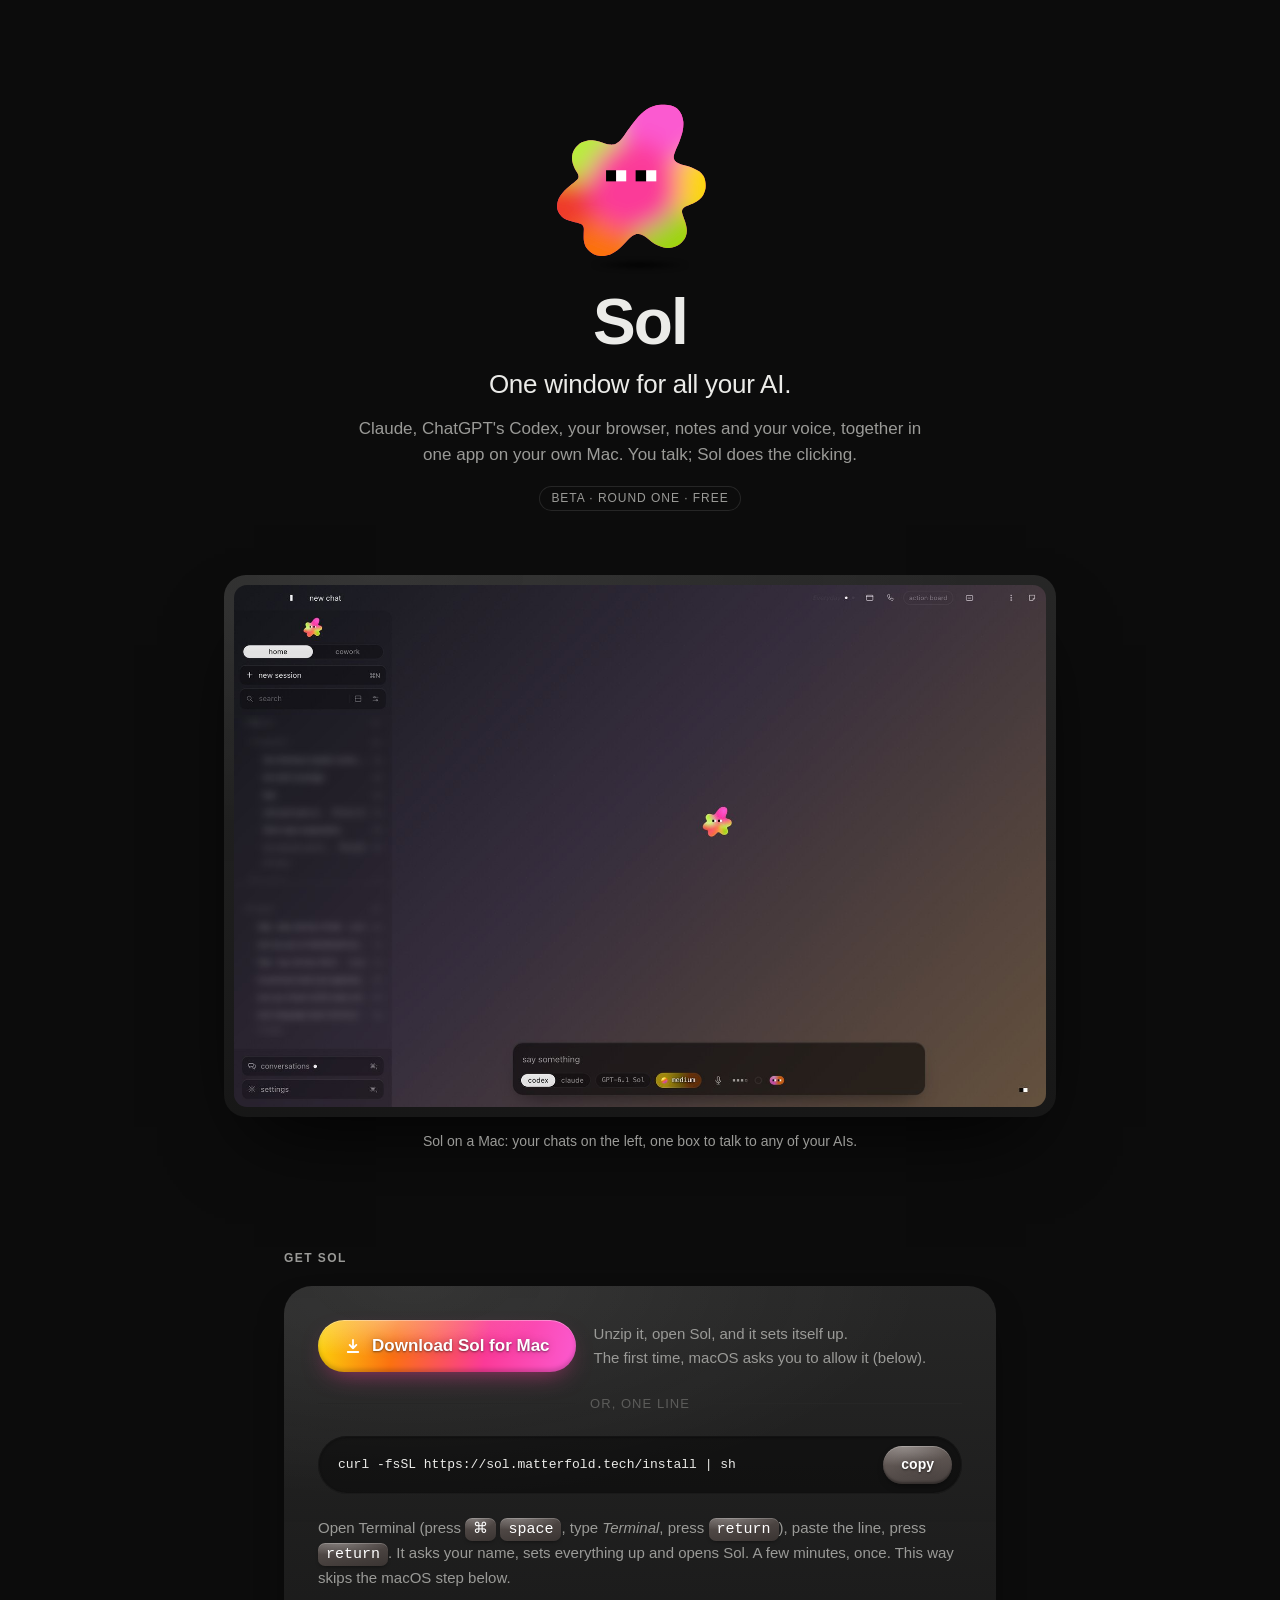
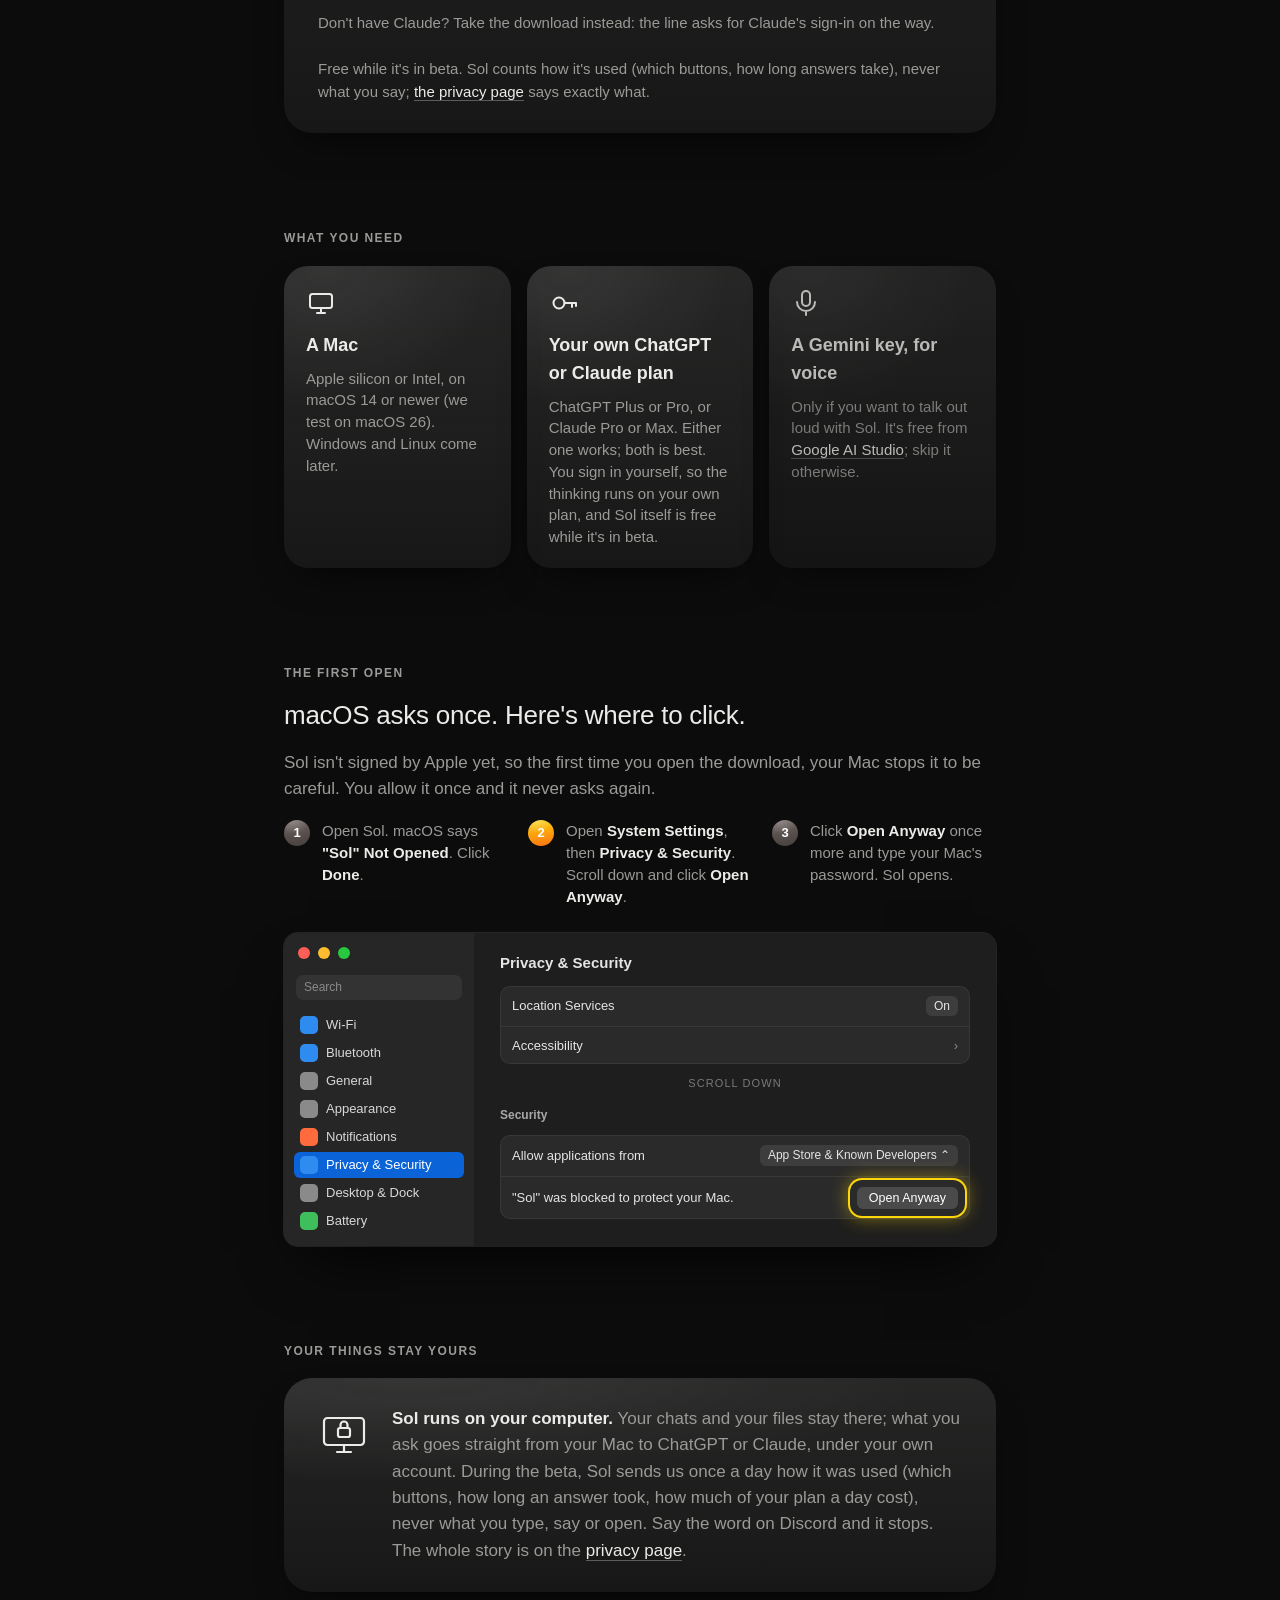
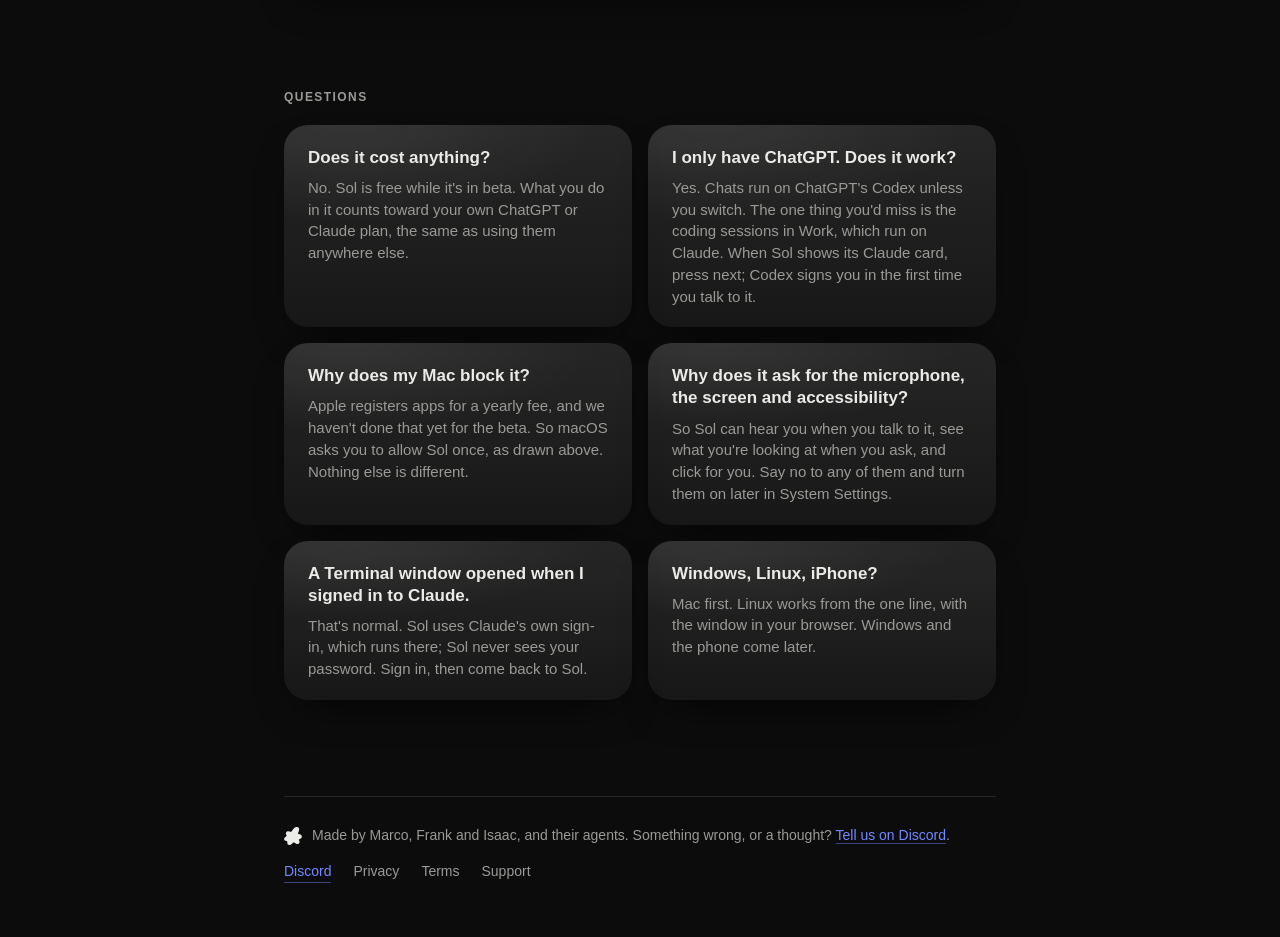
<file: beta/index.html>
<!doctype html>
<html lang="en">
<head>
<meta charset="utf-8">
<meta name="viewport" content="width=device-width, initial-scale=1">
<title>Sol · one window for all your AI</title>
<meta name="description" content="Sol: one window for all your AI, on your own Mac. One download, or one line in Terminal. Free while it's in beta.">
<!-- the share card (#362): iMessage, WhatsApp and Discord want absolute addresses, and Discord wants the card kind said -->
<meta property="og:type" content="website">
<meta property="og:url" content="https://sol.matterfold.tech/">
<meta property="og:title" content="Sol · one window for all your AI">
<meta property="og:description" content="Claude, ChatGPT's Codex, your browser, notes and your voice, in one app on your own Mac. Free while it's in beta.">
<meta property="og:image" content="https://sol.matterfold.tech/sol-window.jpg">
<meta property="og:image:width" content="1600">
<meta property="og:image:height" content="1029">
<meta name="twitter:card" content="summary_large_image">
<link rel="icon" href="sol.svg" type="image/svg+xml">
<!-- sol.matterfold.tech (#169, #295, #308): the page beta testers are sent to, written for a friend who is not a developer. What Sol
     is, a real shot, the download and the one line, what you need, the Open Anyway step drawn, privacy in one
     paragraph, the three pages. One file, no build. The look is Sol's own (sol/skills/sol/look.md): black, pearl ink,
     bodies of dark goo lit from the top left, a thing that acts is a lit capsule. Sol is sol.svg drawn inline so he
     breathes, blinks and watches the pointer like the face's (mac/src/Sol.tsx); under reduced motion he stands still.
     The shot is the face's atlas still with the sidebar's titles blurred (they are Marco's own).
     Round one (#362): either paid AI plan does (chat defaults to Codex, engine/src/settings.ts; only Work's coding
     sessions need Claude), free is said, the questions friends ask first are answered on the page, and Tell us is the
     testers' Discord (the invite that never expires, the same one as feedback.rs).
     privacy.html, terms.html and support.html (with text.css) came from docs/cloud/pages as PR #297 has them; the
     privacy paragraph claims only what is true today (no crash reports, no usage data: the consent card brings them, #292). -->
<style>
  :root {
    color-scheme: dark;
    --page: #0c0c0c; --ink: #ebebe8; --dim: #9a9a97; --mute: #5c5c5a; --line: #262626;
    --mono: ui-monospace, "SF Mono", Menlo, monospace;
    /* the goo body: dark goo of the ink itself, lit from the top left (firstrun.css .fr-goo) */
    --goo: radial-gradient(120% 80% at 18% 0%, rgb(255 255 255 / .07), transparent 60%), linear-gradient(180deg, rgb(235 235 232 / .12), rgb(235 235 232 / .05));
    --goo-shadow: 0 18px 40px -18px rgb(0 0 0 / .8);
  }
  * { box-sizing: border-box; }
  html, body { margin: 0; background: var(--page); color: var(--ink); font: 17px/1.55 -apple-system, BlinkMacSystemFont, "SF Pro Text", "Helvetica Neue", sans-serif; -webkit-font-smoothing: antialiased; }
  a { color: var(--ink); text-decoration: none; border-bottom: 1px solid var(--mute); }
  a:hover { border-color: var(--ink); }
  p { margin: 0; }
  main { max-width: 760px; margin: 0 auto; padding: 72px 24px 56px; display: flex; flex-direction: column; gap: 96px; }
  section { display: flex; flex-direction: column; gap: 18px; }
  h2 { margin: 0; font-size: 12px; font-weight: 600; letter-spacing: .12em; text-transform: uppercase; color: var(--dim); }
  h3 { margin: 0; font-size: 26px; font-weight: 500; letter-spacing: -.01em; line-height: 1.2; }
  .dim { color: var(--dim); }
  .goo { background: var(--goo); box-shadow: var(--goo-shadow); border-radius: 28px; }

  /* the top: Sol, his name, the one line */
  .hero { align-items: center; text-align: center; gap: 14px; padding-top: 24px; }
  .sol { width: 168px; height: 168px; cursor: pointer; overflow: visible; -webkit-tap-highlight-color: transparent; }
  .sol .hop { transform-origin: 50% 92%; transform-box: view-box; }
  .sol .body { transform-origin: 50% 90%; transform-box: view-box; animation: breathe 4.2s ease-in-out infinite; }
  .sol .eyes { transform-box: fill-box; transform-origin: 50% 50%; transition: transform 90ms ease-out; }
  .sol.squash .hop { animation: squash 320ms cubic-bezier(.3,1.4,.5,1); }
  @keyframes breathe { 50% { transform: scale(1.025, 1.035); } }
  @keyframes squash { 30% { transform: scale(1.14, .84); } 65% { transform: scale(.95, 1.06); } }
  .shadow { width: 96px; height: 10px; margin-top: -18px; border-radius: 50%; background: radial-gradient(closest-side, rgb(0 0 0 / .9), transparent); filter: blur(2px); }
  h1 { margin: 6px 0 0; font-size: 64px; font-weight: 600; letter-spacing: -.03em; line-height: 1; }
  .lead { font-size: 26px; line-height: 1.3; letter-spacing: -.01em; }
  .sub { color: var(--dim); max-width: 34em; }
  .beta { display: inline-block; margin-top: 4px; padding: 3px 12px; border-radius: 999px; font-size: 12px; letter-spacing: .08em; text-transform: uppercase; color: var(--dim); box-shadow: inset 0 0 0 1px var(--line); }

  /* the shot: the real window, a little wider than the column */
  .shot { margin: -32px -60px 0; }
  .shot .frame { padding: 10px; border-radius: 22px; background: var(--goo); box-shadow: 0 40px 80px -30px rgb(0 0 0 / .9); }
  .shot img { display: block; width: 100%; height: auto; border-radius: 13px; }
  .shot figcaption { margin-top: 14px; text-align: center; font-size: 14px; color: var(--dim); }

  /* get it: one body, the download and the line */
  .get { padding: 34px 34px 30px; display: flex; flex-direction: column; gap: 22px; }
  .get .row { display: flex; align-items: center; gap: 18px; flex-wrap: wrap; }
  .or { display: flex; align-items: center; gap: 14px; color: var(--mute); font-size: 13px; letter-spacing: .08em; text-transform: uppercase; }
  .or::before, .or::after { content: ""; flex: 1; height: 1px; background: var(--line); }
  /* the lit capsules: brand (the one thing to do), pearl, and stone (quiet) */
  .cap { position: relative; display: inline-flex; align-items: center; gap: 10px; padding: 13px 26px; border: 0; border-radius: 999px; font: inherit; font-size: 17px; font-weight: 600; color: #fff; cursor: pointer; text-decoration: none; text-shadow: 0 1px 2px rgb(0 0 0 / .45), 0 0 8px rgb(0 0 0 / .25); transition: transform 160ms cubic-bezier(.3,1.4,.5,1), filter 160ms; }
  .cap:hover { transform: translateY(-1px); filter: brightness(1.06); border: 0; }
  .cap:active { transform: scale(.97, .94); }
  .cap.brand { background: radial-gradient(120% 140% at 25% 0%, rgb(255 255 255 / .35), transparent 50%), linear-gradient(100deg, #fcd50a, #fb7111 30%, #fb3a98 65%, #fb5ad0); box-shadow: inset 0 1px 0 rgb(255 255 255 / .35), inset 0 -3px 4px rgb(0 0 0 / .18), 0 10px 24px -10px rgb(251 58 152 / .6); }
  .cap.stone { padding: 8px 18px; font-size: 14px; background: radial-gradient(120% 90% at 30% 0%, rgb(255 255 255 / .28), transparent 60%), linear-gradient(170deg, #6e6460, #463f3d); box-shadow: inset 0 1px 0 rgb(255 255 255 / .22), inset 0 -2px 2px rgb(0 0 0 / .3), 0 4px 8px -4px rgb(0 0 0 / .6); }
  .cap.done { background: radial-gradient(120% 90% at 30% 0%, rgb(255 255 255 / .3), transparent 60%), linear-gradient(170deg, #5fd98a, #22c9b6); }
  .cap svg { width: 18px; height: 18px; flex: none; }
  .line { display: flex; align-items: center; gap: 12px; padding: 10px 10px 10px 20px; border-radius: 999px; background: rgb(0 0 0 / .45); box-shadow: inset 0 1px 3px rgb(0 0 0 / .6), inset 0 0 0 1px rgb(255 255 255 / .05); }
  .line code { flex: 1; min-width: 0; font: 13px/1.4 var(--mono); color: var(--ink); user-select: all; white-space: nowrap; overflow-x: auto; scrollbar-width: none; }
  .line code::-webkit-scrollbar { display: none; }
  .hint { font-size: 15px; color: var(--dim); }
  .hint.build { font-size: 13px; color: var(--mute); } .hint.build b { color: var(--dim); font-weight: 500; font-family: var(--mono); font-size: 12px; }
  kbd { display: inline-block; padding: 0 8px; border-radius: 7px; font: 600 13px/1.6 inherit; color: #fff; background: radial-gradient(120% 90% at 30% 0%, rgb(255 255 255 / .25), transparent 60%), linear-gradient(170deg, #5a524f, #3a3432); box-shadow: inset 0 1px 0 rgb(255 255 255 / .2), 0 2px 4px -2px rgb(0 0 0 / .6); }

  /* what you need: three bodies */
  .need { display: grid; grid-template-columns: repeat(3, 1fr); gap: 16px; }
  .need > div { padding: 22px 22px 20px; display: flex; flex-direction: column; gap: 8px; border-radius: 24px; }
  .need b { font-size: 18px; font-weight: 600; }
  .need p { font-size: 15px; color: var(--dim); line-height: 1.45; }
  .need .glyph { width: 30px; height: 30px; margin-bottom: 6px; }
  .need .opt { opacity: .78; }

  /* the first open: macOS's own window, drawn */
  .steps { display: flex; flex-direction: column; gap: 26px; }
  .steps ol { margin: 0; padding: 0; list-style: none; display: grid; grid-template-columns: repeat(3, 1fr); gap: 20px; counter-reset: s; }
  .steps li { counter-increment: s; display: grid; grid-template-columns: 28px 1fr; gap: 10px; font-size: 15px; color: var(--dim); line-height: 1.45; }
  .steps li::before { content: counter(s); width: 26px; height: 26px; border-radius: 50%; display: grid; place-items: center; font-size: 13px; font-weight: 600; color: #fff; background: radial-gradient(120% 90% at 30% 0%, rgb(255 255 255 / .28), transparent 60%), linear-gradient(170deg, #6e6460, #463f3d); }
  .steps li b { color: var(--ink); font-weight: 600; }
  .steps li.here::before { background: radial-gradient(120% 90% at 30% 0%, rgb(255 255 255 / .35), transparent 55%), linear-gradient(170deg, #fcd50a, #fb7111); }
  .mac { border-radius: 14px; overflow: hidden; background: #1e1e1e; box-shadow: 0 0 0 1px rgb(255 255 255 / .1), 0 30px 60px -24px rgb(0 0 0 / .9); font: 13px/1.35 -apple-system, BlinkMacSystemFont, sans-serif; color: #e5e5e5; user-select: none; }
  .mac .win { display: grid; grid-template-columns: 190px 1fr; min-height: 300px; }
  .mac .side { padding: 12px 10px; background: #262626; display: flex; flex-direction: column; gap: 2px; }
  .mac .lights { display: flex; gap: 8px; padding: 2px 4px 14px; }
  .mac .lights i { width: 12px; height: 12px; border-radius: 50%; background: #ff5f57; }
  .mac .lights i:nth-child(2) { background: #febc2e; } .mac .lights i:nth-child(3) { background: #28c840; }
  .mac .search { margin: 0 2px 10px; padding: 4px 8px; border-radius: 7px; background: #333; color: #8a8a8a; font-size: 12px; }
  .mac .item { display: flex; align-items: center; gap: 8px; padding: 4px 6px; border-radius: 6px; color: #d8d8d8; white-space: nowrap; }
  .mac .item i { width: 18px; height: 18px; border-radius: 5px; flex: none; }
  .mac .item.on { background: #0a64d8; color: #fff; }
  .mac .pane { padding: 20px 26px; display: flex; flex-direction: column; gap: 12px; }
  .mac .title { font-size: 15px; font-weight: 700; }
  .mac .label { margin-top: 4px; font-size: 12px; font-weight: 700; color: #a8a8a8; }
  .mac .group { border-radius: 10px; background: #2a2a2a; box-shadow: inset 0 0 0 1px rgb(255 255 255 / .06); }
  .mac .group > div { display: flex; align-items: center; justify-content: space-between; gap: 12px; padding: 10px 12px; }
  .mac .group > div + div { border-top: 1px solid #383838; }
  .mac .pop { padding: 2px 8px; border-radius: 6px; background: #3d3d3d; font-size: 12px; color: #e5e5e5; white-space: nowrap; }
  .mac .anyway { position: relative; padding: 3px 12px; border-radius: 6px; background: #4a4a4a; color: #fff; font-size: 12.5px; white-space: nowrap; }
  .mac .anyway::after { content: ""; position: absolute; inset: -7px; border-radius: 12px; box-shadow: 0 0 0 2px #fcd50a, 0 0 18px 2px rgb(252 213 10 / .45); animation: ring 2.4s ease-in-out infinite; }
  @keyframes ring { 50% { inset: -10px; opacity: .55; } }
  .mac .scroll { color: #7a7a7a; font-size: 11px; text-align: center; letter-spacing: .1em; text-transform: uppercase; }
  .mac .dimmed { color: #8a8a8a; }
  .later { font-size: 15px; color: var(--dim); }

  /* privacy, light: one body, one paragraph */
  .yours { padding: 28px 32px; display: grid; grid-template-columns: 56px 1fr; gap: 20px; align-items: start; }
  .yours svg { width: 56px; height: 56px; }
  .yours p { color: var(--dim); }
  .yours p b { color: var(--ink); font-weight: 600; }

  /* questions: the ones friends ask first, one body each, the question in ink and the answer dim */
  .asks { display: grid; grid-template-columns: repeat(2, 1fr); gap: 16px; }
  .asks > div { padding: 22px 24px 20px; display: flex; flex-direction: column; gap: 8px; border-radius: 24px; }
  .asks b { font-size: 17px; font-weight: 600; line-height: 1.3; }
  .asks p { font-size: 15px; color: var(--dim); line-height: 1.45; }

  footer { display: flex; flex-wrap: wrap; align-items: center; justify-content: space-between; gap: 14px; padding-top: 28px; border-top: 1px solid var(--line); font-size: 14px; color: var(--dim); }
  footer nav { display: flex; gap: 22px; }
  footer a { color: var(--dim); border: 0; }
  /* the Discord links wear Discord's own blue, so "Tell us" reads as a place, not a line of text */
  footer a.discord { color: #7289ff; border-bottom: 1px solid rgb(114 137 255 / .45); }
  footer a.discord:hover { color: #9fb0ff; border-color: #9fb0ff; }
  footer a:hover { color: var(--ink); }
  .mini { display: inline-flex; align-items: center; gap: 8px; }
  .mini svg { width: 20px; height: 20px; }

  @media (max-width: 860px) { .shot { margin: -32px 0 0; } }
  @media (max-width: 640px) {
    main { gap: 72px; padding-top: 48px; }
    h1 { font-size: 52px; } .lead { font-size: 22px; }
    .need { grid-template-columns: 1fr; }
    .steps ol { grid-template-columns: 1fr; }
    .mac .win { grid-template-columns: 1fr; } .mac .side { display: none; }
    .mac .pane { padding: 18px 16px 20px; } .mac .group > div { padding: 10px 14px 10px 10px; } .mac .pop { font-size: 11px; }
    .get { padding: 26px 20px; } .yours { grid-template-columns: 1fr; } .asks { grid-template-columns: 1fr; }
  }
  @media (prefers-reduced-motion: reduce) { .sol .body, .mac .anyway::after { animation: none; } .sol.squash .hop { animation: none; } }
</style>
</head>
<body>
<main>

  <section class="hero">
    <svg class="sol" id="sol" viewBox="0 0 100 100" role="img" aria-label="Sol">
      <defs>
        <clipPath id="b"><path id="outline" d="M89.1 53.4C89.1 54.3 89.0 55.4 88.7 56.3C88.4 57.3 88.0 58.3 87.5 59.2C86.9 60.1 86.1 60.9 85.2 61.7C84.3 62.4 83.2 63.1 82.1 63.7C81.0 64.3 79.6 64.7 78.6 65.2C77.6 65.7 76.5 66.0 75.9 66.6C75.3 67.2 75.0 67.8 75.0 68.7C74.9 69.6 75.4 70.7 75.8 71.9C76.1 73.1 76.9 74.6 77.2 76.0C77.6 77.3 77.9 78.8 77.9 80.1C77.9 81.3 77.7 82.5 77.3 83.5C76.9 84.5 76.4 85.4 75.7 86.2C75.1 87.1 74.3 87.8 73.4 88.4C72.6 88.9 71.7 89.4 70.7 89.8C69.7 90.2 68.6 90.4 67.5 90.5C66.4 90.5 65.2 90.5 64.1 90.2C62.9 89.9 61.6 89.5 60.4 88.9C59.2 88.3 58.0 87.4 56.9 86.7C55.8 85.9 54.8 85.0 53.8 84.3C52.9 83.7 52.1 83.1 51.3 82.8C50.5 82.4 49.8 82.2 49.1 82.2C48.4 82.1 47.8 82.2 47.1 82.4C46.4 82.7 45.8 83.0 45.0 83.6C44.3 84.1 43.5 84.9 42.7 85.7C41.8 86.6 40.9 87.7 39.9 88.7C38.8 89.7 37.7 90.9 36.5 91.8C35.3 92.7 34.1 93.5 32.9 94.0C31.7 94.6 30.4 94.9 29.2 95.1C28.0 95.3 26.8 95.3 25.7 95.1C24.6 95.0 23.5 94.6 22.5 94.2C21.5 93.7 20.6 93.1 19.8 92.3C19.0 91.6 18.3 90.7 17.7 89.7C17.2 88.6 16.8 87.4 16.6 86.1C16.4 84.8 16.5 83.3 16.5 81.9C16.5 80.6 16.7 79.2 16.5 78.2C16.2 77.2 15.6 76.6 14.8 76.1C13.9 75.6 12.6 75.4 11.3 75.1C10.1 74.7 8.5 74.5 7.3 74.0C6.1 73.5 4.8 72.9 3.9 72.1C3.0 71.4 2.2 70.5 1.7 69.5C1.1 68.6 0.8 67.5 0.7 66.4C0.6 65.3 0.7 64.1 1.0 62.9C1.3 61.8 1.8 60.6 2.5 59.5C3.2 58.4 4.2 57.2 5.1 56.2C6.1 55.2 7.3 54.2 8.3 53.4C9.4 52.5 10.6 51.7 11.4 50.9C12.3 50.2 13.1 49.5 13.3 48.7C13.6 48.0 13.3 47.2 13.0 46.3C12.6 45.4 11.8 44.4 11.3 43.4C10.8 42.4 10.3 41.3 10.0 40.2C9.7 39.1 9.5 38.1 9.5 37.1C9.5 36.0 9.6 35.0 9.9 34.1C10.2 33.2 10.6 32.3 11.1 31.5C11.6 30.7 12.2 29.9 13.0 29.3C13.7 28.6 14.5 28.0 15.4 27.6C16.3 27.1 17.3 26.8 18.4 26.6C19.4 26.4 20.6 26.3 21.8 26.4C23.0 26.5 24.4 26.8 25.6 27.1C26.8 27.4 28.1 27.9 29.1 28.2C30.2 28.5 31.1 28.8 32.0 28.9C32.8 29.0 33.5 29.0 34.1 28.9C34.8 28.8 35.4 28.5 35.9 28.2C36.5 28.0 37.0 27.6 37.6 27.1C38.1 26.6 38.6 26.1 39.1 25.4C39.7 24.8 40.2 24.0 40.8 23.2C41.4 22.4 42.0 21.6 42.6 20.6C43.3 19.7 44.0 18.7 44.8 17.6C45.6 16.5 46.5 15.3 47.5 14.1C48.4 13.0 49.5 11.8 50.6 10.7C51.7 9.7 52.9 8.7 54.1 7.9C55.3 7.2 56.6 6.5 57.9 6.1C59.2 5.6 60.5 5.3 61.7 5.2C63.0 5.0 64.3 5.0 65.6 5.2C66.8 5.3 68.1 5.5 69.2 6.0C70.3 6.4 71.5 7.0 72.4 7.8C73.3 8.7 74.1 9.8 74.7 11.0C75.2 12.3 75.6 13.8 75.8 15.4C75.9 17.0 75.8 18.9 75.4 20.8C75.0 22.7 74.2 24.9 73.5 26.9C72.8 28.8 71.8 30.8 71.2 32.3C70.7 33.8 70.2 34.9 70.1 35.9C70.0 36.9 70.2 37.5 70.5 38.1C70.8 38.7 71.4 39.1 72.0 39.6C72.7 40.0 73.6 40.3 74.6 40.7C75.6 41.0 76.9 41.3 78.1 41.7C79.3 42.1 80.8 42.5 82.0 43.1C83.2 43.6 84.4 44.3 85.4 45.0C86.3 45.7 87.1 46.6 87.7 47.5C88.2 48.4 88.6 49.4 88.8 50.4C89.0 51.3 89.1 52.4 89.1 53.4Z"/></clipPath>
        <filter id="f" x="-20%" y="-20%" width="140%" height="140%"><feGaussianBlur stdDeviation="7"/></filter>
      </defs>
      <g class="hop"><g class="body">
        <g clip-path="url(#b)"><rect width="100" height="100" fill="#fb3a98"/><g filter="url(#f)"><path d="M46.1 53.4L115.4 13.4A80 80 0 0 1 117.7 89.1Z" fill="#fcd50a"/><path d="M46.1 53.4L117.7 89.1A80 80 0 0 1 50.3 133.2Z" fill="#9ed40a"/><path d="M46.1 53.4L50.3 133.2A80 80 0 0 1 -16.5 103.2Z" fill="#fb7111"/><path d="M46.1 53.4L-16.5 103.2A80 80 0 0 1 -33.5 45.7Z" fill="#ef3a2a"/><path d="M46.1 53.4L-33.5 45.7A80 80 0 0 1 24.7 -23.7Z" fill="#b8ee3a"/><path d="M46.1 53.4L24.7 -23.7A80 80 0 0 1 115.4 13.4Z" fill="#fb5ad0"/><circle cx="46.1" cy="53.4" r="27" fill="#fb3a98"/></g></g>
        <g class="eyes" id="eyes"><rect x="29.8" y="44.2" width="6" height="6.6" fill="#000"/><rect x="35.8" y="44.2" width="6" height="6.6" fill="#fff"/><rect x="47.4" y="44.2" width="6.3" height="6.6" fill="#000"/><rect x="53.7" y="44.2" width="6" height="6.6" fill="#fff"/></g>
      </g></g>
    </svg>
    <div class="shadow"></div>
    <h1>Sol</h1>
    <p class="lead">One window for all your AI.</p>
    <p class="sub">Claude, ChatGPT's Codex, your browser, notes and your voice, together in one app on your own Mac. You talk; Sol does the clicking.</p>
    <span class="beta">beta · round one · free</span>
  </section>

  <figure class="shot">
    <div class="frame"><img src="sol-window.jpg" width="1600" height="1029" alt="Sol's window on a Mac: a list of your chats on the left, Sol in the middle, and one box at the bottom to talk to Claude or Codex."></div>
    <figcaption>Sol on a Mac: your chats on the left, one box to talk to any of your AIs.</figcaption>
  </figure>

  <section id="get">
    <h2>Get Sol</h2>
    <div class="get goo">
      <div class="row">
        <a class="cap brand" href="https://github.com/marcocyl04-ux/sol-beta/releases/latest/download/Sol-mac.zip">
          <svg viewBox="0 0 24 24" fill="none" stroke="currentColor" stroke-width="2.4" stroke-linecap="round" stroke-linejoin="round"><path d="M12 4v11m0 0-4.5-4.5M12 15l4.5-4.5M5 20h14"/></svg>
          Download Sol for Mac
        </a>
        <p class="hint">Unzip it, open Sol, and it sets itself up.<br>The first time, macOS asks you to allow it (below).</p>
      </div>
      <div class="or">or, one line</div>
      <div class="line"><code id="line">curl -fsSL https://sol.matterfold.tech/install | sh</code><button id="copy" class="cap stone" type="button">copy</button></div>
      <p class="hint">Open Terminal (press <kbd>⌘</kbd> <kbd>space</kbd>, type <i>Terminal</i>, press <kbd>return</kbd>), paste the line, press <kbd>return</kbd>. It asks your name, sets everything up and opens Sol. A few minutes, once. This way skips the macOS step below.</p>
      <p class="hint">Don't have Claude? Take the download instead: the line asks for Claude's sign-in on the way.</p>
      <p class="hint">Free while it's in beta. Sol counts how it's used (which buttons, how long answers take), never what you say; <a href="privacy.html">the privacy page</a> says exactly what.</p>
      <p class="hint build" id="build" hidden>Latest build: <b id="build-tag"></b><span id="build-when"></span> · <a href="https://github.com/marcocyl04-ux/sol-beta/releases/latest">what changed</a></p>
    </div>
  </section>

  <section>
    <h2>What you need</h2>
    <div class="need">
      <div class="goo">
        <svg class="glyph" viewBox="0 0 30 30" fill="none" stroke="#ebebe8" stroke-width="2" stroke-linecap="round"><rect x="4" y="6" width="22" height="14" rx="2.5"/><path d="M11 25h8M15 20v5"/></svg>
        <b>A Mac</b>
        <p>Apple silicon or Intel, on macOS 14 or newer (we test on macOS 26). Windows and Linux come later.</p>
      </div>
      <div class="goo">
        <svg class="glyph" viewBox="0 0 30 30" fill="none" stroke="#ebebe8" stroke-width="2" stroke-linecap="round" stroke-linejoin="round"><circle cx="10" cy="15" r="5.5"/><path d="M15.5 15H27M23 15v4M27 15v3"/></svg>
        <b>Your own ChatGPT or Claude plan</b>
        <p>ChatGPT Plus or Pro, or Claude Pro or Max. Either one works; both is best. You sign in yourself, so the thinking runs on your own plan, and Sol itself is free while it's in beta.</p>
      </div>
      <div class="goo opt">
        <svg class="glyph" viewBox="0 0 30 30" fill="none" stroke="#ebebe8" stroke-width="2" stroke-linecap="round"><rect x="11" y="3" width="8" height="15" rx="4"/><path d="M6 14a9 9 0 0 0 18 0M15 23v4"/></svg>
        <b>A Gemini key, for voice</b>
        <p>Only if you want to talk out loud with Sol. It's free from <a href="https://aistudio.google.com/apikey">Google AI Studio</a>; skip it otherwise.</p>
      </div>
    </div>
  </section>

  <section>
    <h2>The first open</h2>
    <h3>macOS asks once. Here's where to click.</h3>
    <p class="dim">Sol isn't signed by Apple yet, so the first time you open the download, your Mac stops it to be careful. You allow it once and it never asks again.</p>
    <div class="steps">
      <ol>
        <li><span>Open Sol. macOS says <b>"Sol" Not Opened</b>. Click <b>Done</b>.</span></li>
        <li class="here"><span>Open <b>System Settings</b>, then <b>Privacy &amp; Security</b>. Scroll down and click <b>Open Anyway</b>.</span></li>
        <li><span>Click <b>Open Anyway</b> once more and type your Mac's password. Sol opens.</span></li>
      </ol>
      <div class="mac" role="img" aria-label="macOS System Settings, Privacy and Security: under Security, the message Sol was blocked to protect your Mac, with an Open Anyway button beside it.">
        <div class="win">
          <div class="side">
            <div class="lights"><i></i><i></i><i></i></div>
            <div class="search">Search</div>
            <div class="item"><i style="background:#2e8cf0"></i>Wi‑Fi</div>
            <div class="item"><i style="background:#2e8cf0"></i>Bluetooth</div>
            <div class="item"><i style="background:#8a8a8a"></i>General</div>
            <div class="item"><i style="background:#8a8a8a"></i>Appearance</div>
            <div class="item"><i style="background:#ff6b3d"></i>Notifications</div>
            <div class="item on"><i style="background:#2e8cf0"></i>Privacy &amp; Security</div>
            <div class="item"><i style="background:#8a8a8a"></i>Desktop &amp; Dock</div>
            <div class="item"><i style="background:#3fbf5c"></i>Battery</div>
          </div>
          <div class="pane">
            <div class="title">Privacy &amp; Security</div>
            <div class="group">
              <div><span>Location Services</span><span class="pop">On</span></div>
              <div><span>Accessibility</span><span class="dimmed">›</span></div>
            </div>
            <div class="scroll">scroll down</div>
            <div class="label">Security</div>
            <div class="group">
              <div><span>Allow applications from</span><span class="pop">App Store &amp; Known Developers ⌃</span></div>
              <div><span>"Sol" was blocked to protect your Mac.</span><span class="anyway">Open Anyway</span></div>
            </div>
          </div>
        </div>
      </div>
    </div>
  </section>

  <section>
    <h2>Your things stay yours</h2>
    <div class="yours goo">
      <svg viewBox="0 0 56 56" fill="none" stroke="#ebebe8" stroke-width="2.2" stroke-linecap="round" stroke-linejoin="round"><rect x="8" y="12" width="40" height="27" rx="3.5"/><path d="M21 46h14M28 39v7"/><rect x="22" y="22" width="12" height="9" rx="2"/><path d="M24.5 22v-3a3.5 3.5 0 0 1 7 0v3"/></svg>
      <p><b>Sol runs on your computer.</b> Your chats and your files stay there; what you ask goes straight from your Mac to ChatGPT or Claude, under your own account. During the beta, Sol sends us once a day how it was used (which buttons, how long an answer took, how much of your plan a day cost), never what you type, say or open. Say the word on Discord and it stops. The whole story is on the <a href="privacy.html">privacy page</a>.</p>
    </div>
  </section>

  <section id="questions">
    <h2>Questions</h2>
    <div class="asks">
      <div class="goo">
        <b>Does it cost anything?</b>
        <p>No. Sol is free while it's in beta. What you do in it counts toward your own ChatGPT or Claude plan, the same as using them anywhere else.</p>
      </div>
      <div class="goo">
        <b>I only have ChatGPT. Does it work?</b>
        <p>Yes. Chats run on ChatGPT's Codex unless you switch. The one thing you'd miss is the coding sessions in Work, which run on Claude. When Sol shows its Claude card, press next; Codex signs you in the first time you talk to it.</p>
      </div>
      <div class="goo">
        <b>Why does my Mac block it?</b>
        <p>Apple registers apps for a yearly fee, and we haven't done that yet for the beta. So macOS asks you to allow Sol once, as drawn above. Nothing else is different.</p>
      </div>
      <div class="goo">
        <b>Why does it ask for the microphone, the screen and accessibility?</b>
        <p>So Sol can hear you when you talk to it, see what you're looking at when you ask, and click for you. Say no to any of them and turn them on later in System Settings.</p>
      </div>
      <div class="goo">
        <b>A Terminal window opened when I signed in to Claude.</b>
        <p>That's normal. Sol uses Claude's own sign-in, which runs there; Sol never sees your password. Sign in, then come back to Sol.</p>
      </div>
      <div class="goo">
        <b>Windows, Linux, iPhone?</b>
        <p>Mac first. Linux works from the one line, with the window in your browser. Windows and the phone come later.</p>
      </div>
    </div>
  </section>

  <footer>
    <span class="mini"><svg viewBox="0 0 100 100"><use href="#outline" fill="#ebebe8"/></svg><span>Made by Marco, Frank and Isaac, and their agents. Something wrong, or a thought? <a class="discord" href="https://discord.gg/f2CHmYDDZV">Tell us on Discord</a>.</span></span>
    <nav><a class="discord" href="https://discord.gg/f2CHmYDDZV">Discord</a><a href="privacy.html">Privacy</a><a href="terms.html">Terms</a><a href="support.html">Support</a></nav>
  </footer>

</main>
<script>
  // the build a tester gets (#362): the beta repo's README names it ("beta testers run: stable-YYYYMMDD-HHMM"), written
  // by each export, so the page never goes stale by hand; when the fetch fails the line stays hidden
  fetch("https://raw.githubusercontent.com/marcocyl04-ux/sol-beta/main/README.md").then((r) => r.ok ? r.text() : "").then((t) => {
    const m = t.match(/beta testers run: (stable-(\d{4})(\d{2})(\d{2})-\d{4})/);
    if (!m) return;
    document.getElementById("build-tag").textContent = m[1];
    const d = new Date(`${m[2]}-${m[3]}-${m[4]}T00:00:00`);
    document.getElementById("build-when").textContent = ", " + d.toLocaleDateString(undefined, { day: "numeric", month: "long" });
    document.getElementById("build").hidden = false;
  }).catch(() => {});

  // copy the line
  const b = document.getElementById("copy");
  b.addEventListener("click", async () => {
    try { await navigator.clipboard.writeText(document.getElementById("line").textContent); b.textContent = "copied"; b.classList.add("done"); }
    catch { b.textContent = "select and copy"; }
    setTimeout(() => { b.textContent = "copy"; b.classList.remove("done"); }, 2000);
  });

  // Sol's life, as in the face (mac/src/Sol.tsx): he blinks now and then, his eyes follow the pointer, a click squashes him
  const sol = document.getElementById("sol"), eyes = document.getElementById("eyes");
  const still = matchMedia("(prefers-reduced-motion: reduce)").matches;
  let lx = 0, ly = 0, shut = false;
  const draw = () => { eyes.style.transform = `translate(${lx}px, ${ly}px)` + (shut ? " scaleY(.12)" : ""); };
  if (!still) {
    const blink = () => setTimeout(() => { shut = true; draw(); setTimeout(() => { shut = false; draw(); blink(); }, 110); }, 2400 + Math.random() * 3600);
    blink();
    addEventListener("pointermove", (ev) => {
      const r = sol.getBoundingClientRect(), dx = (ev.clientX - (r.left + r.width / 2)) / r.width, dy = (ev.clientY - (r.top + r.height / 2)) / r.height;
      const d = Math.hypot(dx, dy) || 1, k = Math.min(1, d / 3);
      lx = (dx / d) * k * 2.4; ly = (dy / d) * k * 1.6; draw();
    });
    sol.addEventListener("click", () => { sol.classList.remove("squash"); void sol.getBoundingClientRect(); sol.classList.add("squash"); setTimeout(() => sol.classList.remove("squash"), 340); });
  }
</script>
</body>
</html>
</file>
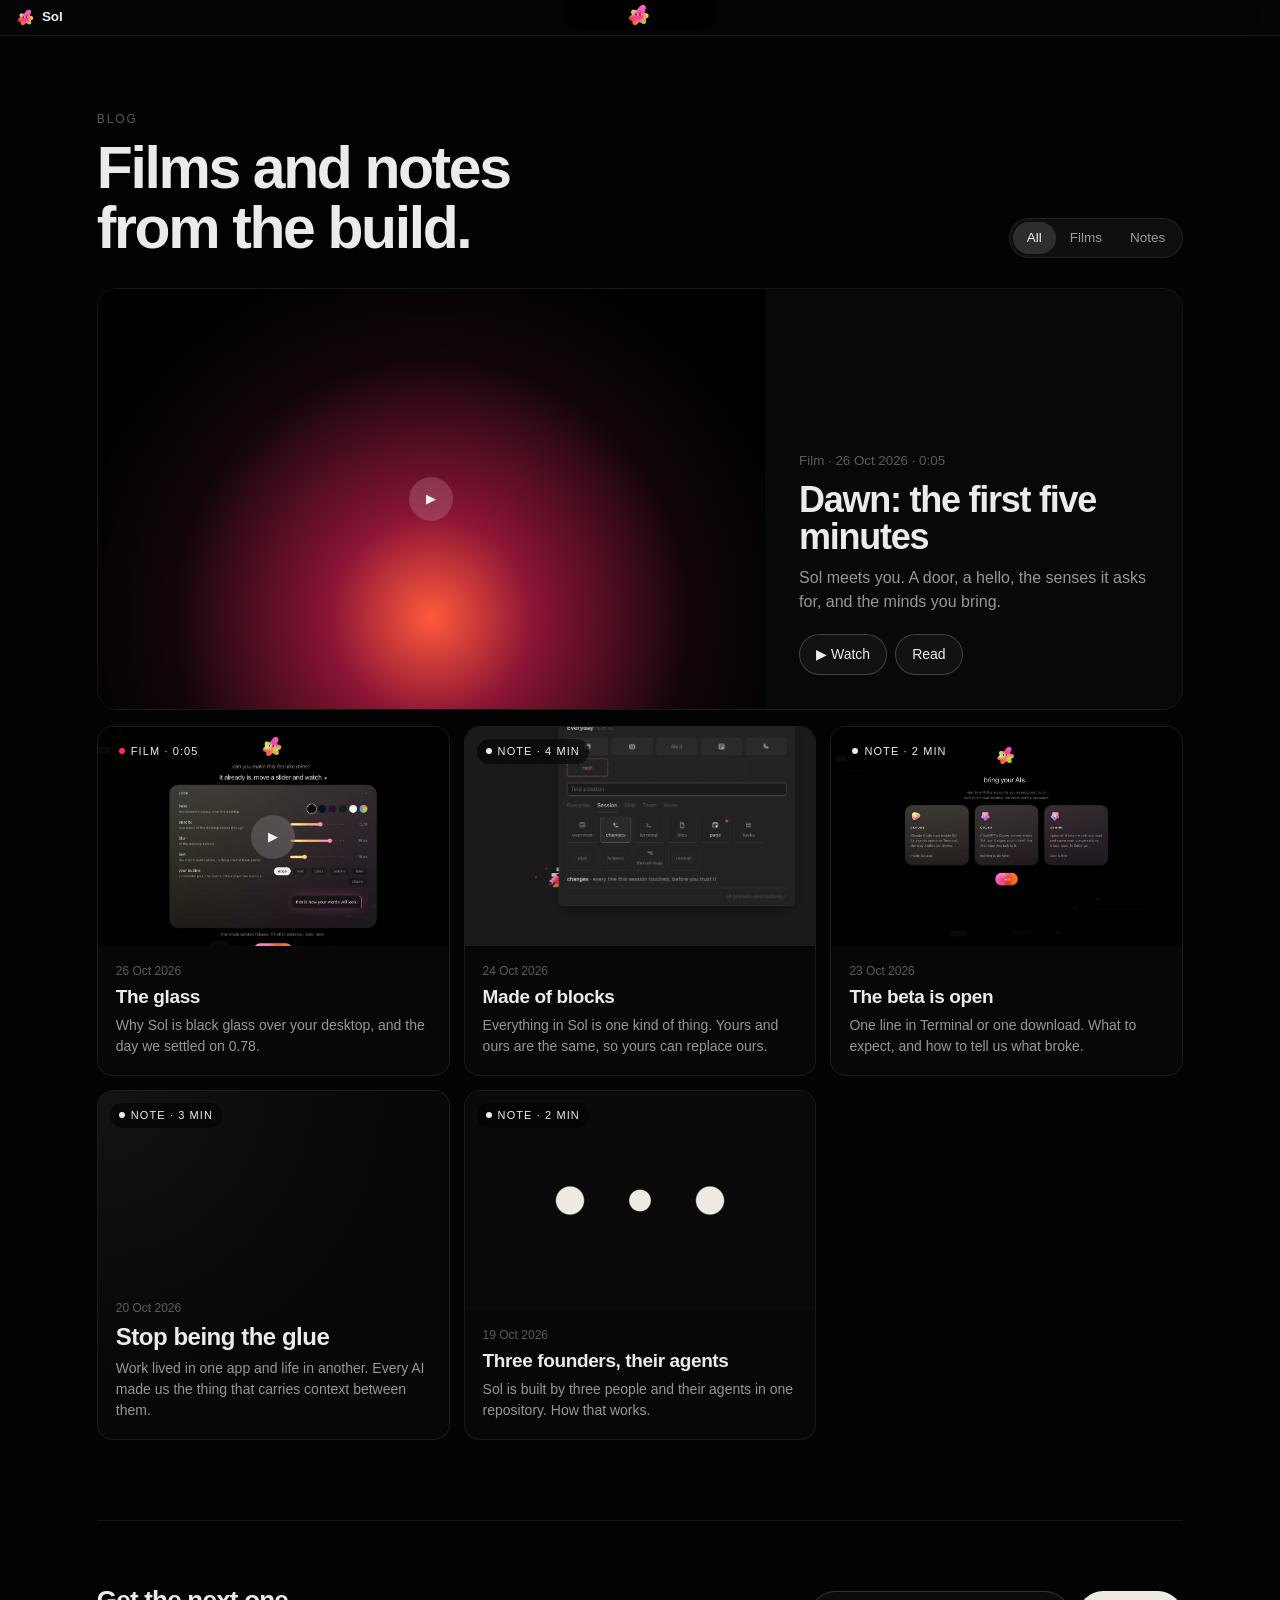
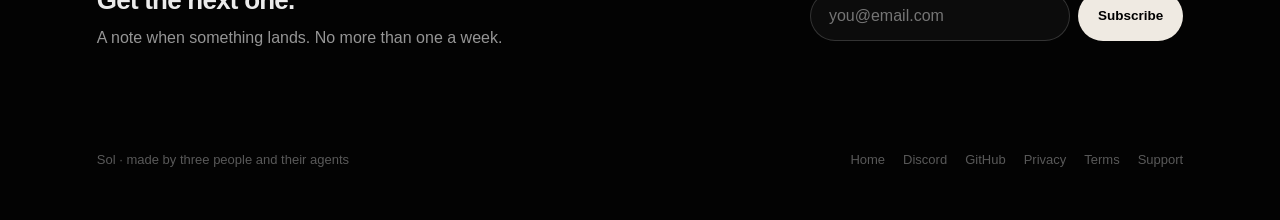
<file: blog.html>
<!doctype html>
<html lang="en">
<head>
<meta charset="utf-8">
<meta name="viewport" content="width=device-width,initial-scale=1">
<title>Sol · Blog</title>
<!-- The blog: films and notes, mixed, newest first. The newest film leads; a filter for Films and Notes. -->
<link rel="icon" href="media/sol.svg">
<link rel="stylesheet" href="style.css">
<style>
  .head { padding:110px 0 30px; display:flex; align-items:flex-end; justify-content:space-between; gap:20px; flex-wrap:wrap; }
  .filter { display:flex; padding:3px; border-radius:999px; background:rgba(255,255,255,.05); border:1px solid var(--hair); }
  .filter button { border:0; background:none; padding:6px 14px; border-radius:999px; color:var(--dim); font-size:13.5px; }
  .filter button.on { background:rgba(255,255,255,.13); color:var(--ink); }
  .lead { display:grid; grid-template-columns:1.6fr 1fr; gap:0; border-radius:20px; overflow:hidden; border:1px solid var(--hair); margin-bottom:16px; }
  .lead .media { position:relative; min-height:420px; cursor:pointer; overflow:hidden; }
  .lead .media > * { position:absolute; inset:0; width:100%; height:100%; object-fit:cover; }
  .lead .txt { padding:34px; display:flex; flex-direction:column; justify-content:flex-end; gap:10px; background:rgba(255,255,255,.02); }
  .lead .txt small { color:var(--mute); }
  .lead .txt h2 { margin:0; font-size:36px; letter-spacing:-.035em; line-height:1.05; font-weight:600; }
  .lead .txt p { margin:0; color:var(--dim); }
  
  .all { display:grid; grid-template-columns:repeat(3,1fr); gap:14px; padding-bottom:80px; }
  .post.hide { display:none; }
  .sub { border-top:1px solid var(--hair); padding:60px 0; display:flex; justify-content:space-between; align-items:center; gap:20px; flex-wrap:wrap; }
  .sub h3 { margin:0; font-size:26px; letter-spacing:-.03em; font-weight:600; }
  .sub p { margin:6px 0 0; color:var(--dim); }
  .sub form { display:flex; gap:8px; }
  .sub input { border:1px solid rgba(255,255,255,.16); background:rgba(255,255,255,.04); border-radius:999px; padding:12px 18px; color:var(--ink); font:inherit; width:260px; outline:none; }
  .sub input:focus { border-color:rgba(255,255,255,.35); }
  @media (max-width:900px) { .lead, .all { grid-template-columns:1fr; } }
</style>
</head>
<body>

<nav class="menubar" data-on="blog"></nav>

<div class="wrap">
  <div class="head">
    <div><div class="kick">Blog</div><h1 class="big">Films and notes<br>from the build.</h1></div>
    <div class="filter"><button class="on" data-f="all">All</button><button data-f="film">Films</button><button data-f="note">Notes</button></div>
  </div>
  <div class="lead" id="lead"></div>
  <div class="all" id="all"></div>
  <div class="sub">
    <div><h3>Get the next one.</h3><p>A note when something lands. No more than one a week.</p></div>
    <form onsubmit="event.preventDefault(); this.innerHTML = '<p>Thanks. Talk soon.</p>'"><input type="email" placeholder="you@email.com" required><button class="dl sm" style="padding:12px 20px">Subscribe</button></form>
  </div>
</div>

<footer class="foot"><span>Sol · made by three people and their agents</span><span><a href="index.html">Home</a><a href="https://discord.gg/f2CHmYDDZV">Discord</a><a href="https://github.com/marcocyl04-ux/sol-beta">GitHub</a><a href="https://marcocyl04-ux.github.io/sol-beta/privacy.html">Privacy</a><a href="https://marcocyl04-ux.github.io/sol-beta/terms.html">Terms</a><a href="https://marcocyl04-ux.github.io/sol-beta/support.html">Support</a></span></footer>
<div class="theater"><button class="x">×</button><video controls playsinline></video></div>

<script src="nav.js"></script>
<script src="posts.js"></script>
<script>
  const lead = POSTS.find(p => p.video);
  document.getElementById('lead').innerHTML = `
    <div class="media"><div class="cov ${lead.cover}"></div><video src="${lead.video}" autoplay muted loop playsinline></video><span class="play">▶</span></div>
    <div class="txt"><small>Film · ${fmtDate(lead.date)} · ${lead.len}</small><h2>${lead.title}</h2><p>${lead.say}</p><div style="display:flex;gap:8px;margin-top:10px"><button class="ghost">▶ Watch</button><a class="ghost" href="post.html?p=${lead.id}">Read</a></div></div>`;
  document.querySelectorAll('#lead .media, #lead .ghost').forEach(el => el.onclick = () => openTheater(lead.video));
  const all = document.getElementById('all');
  POSTS.filter(p => p !== lead).forEach(p => all.append(postCard(p)));
  document.querySelectorAll('.filter button').forEach(b => b.onclick = () => {
    document.querySelectorAll('.filter button').forEach(x => x.classList.toggle('on', x === b));
    const f = b.dataset.f;
    document.getElementById('lead').style.display = f === 'note' ? 'none' : '';
    all.querySelectorAll('.post').forEach(p => p.classList.toggle('hide', f !== 'all' && p.dataset.kind !== f));
  });
</script>
</body>
</html>
</file>
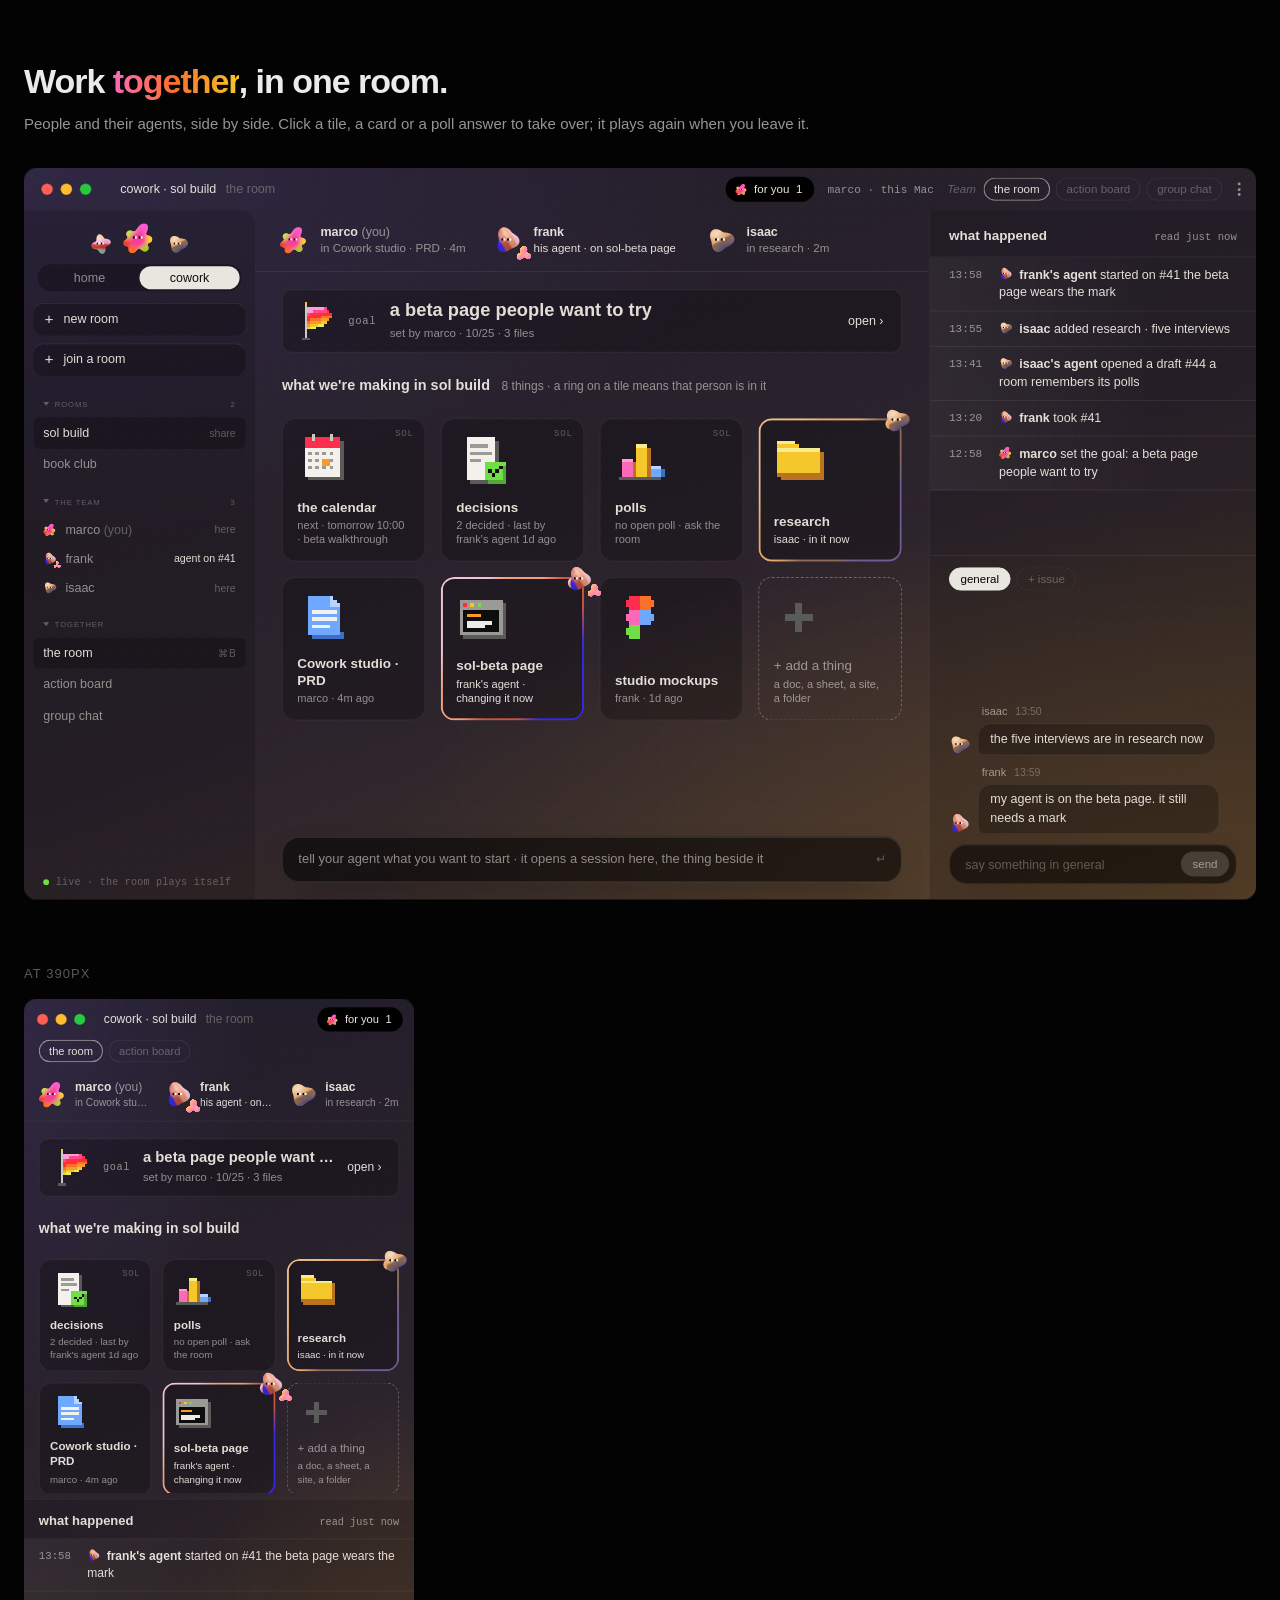
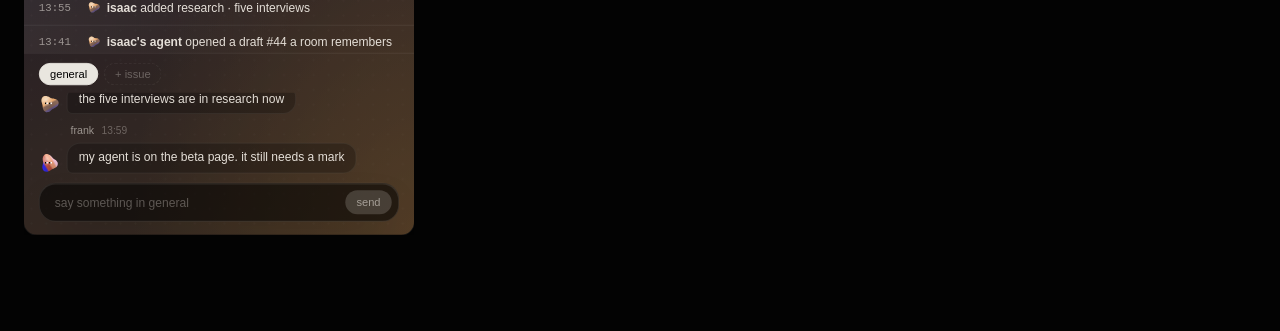
<file: cowork-preview.html>
<!doctype html>
<html lang="en">
<head>
<meta charset="utf-8">
<meta name="viewport" content="width=device-width, initial-scale=1">
<title>Sol · Cowork demo preview</title>
<link rel="icon" href="data:,">
<link rel="stylesheet" href="cowork.css">
<style>
  html, body { margin: 0; background: #030303; color: rgba(255,255,255,.92); font: 15px/1.5 -apple-system, BlinkMacSystemFont, "SF Pro Text", "Inter", sans-serif; -webkit-font-smoothing: antialiased; }
  main { max-width: 1240px; margin: 0 auto; padding: 56px 24px 96px; }
  h1 { font-size: 34px; font-weight: 650; letter-spacing: -.03em; margin: 0 0 6px; }
  h1 span { background: linear-gradient(90deg,#fd69b9,#fb7129,#f4c82a); -webkit-background-clip: text; background-clip: text; color: transparent; }
  p.lede { margin: 0 0 32px; color: rgba(255,255,255,.58); }
  h2 { font-size: 13px; font-weight: 500; letter-spacing: .08em; text-transform: uppercase; color: rgba(255,255,255,.34); margin: 64px 0 16px; }
  .phone { width: 390px; max-width: 100%; }
</style>
</head>
<body>
<main>
  <h1>Work <span>together</span>, in one room.</h1>
  <p class="lede">People and their agents, side by side. Click a tile, a card or a poll answer to take over; it plays again when you leave it.</p>
  <div id="cowork-full"></div>
  <h2>At 390px</h2>
  <div id="cowork-phone" class="phone"></div>
</main>
<script type="module">
  import './cowork.js';
  window.SolCowork.mount(document.getElementById('cowork-full'));
  window.SolCowork.mount(document.getElementById('cowork-phone'));
</script>
</body>
</html>
</file>
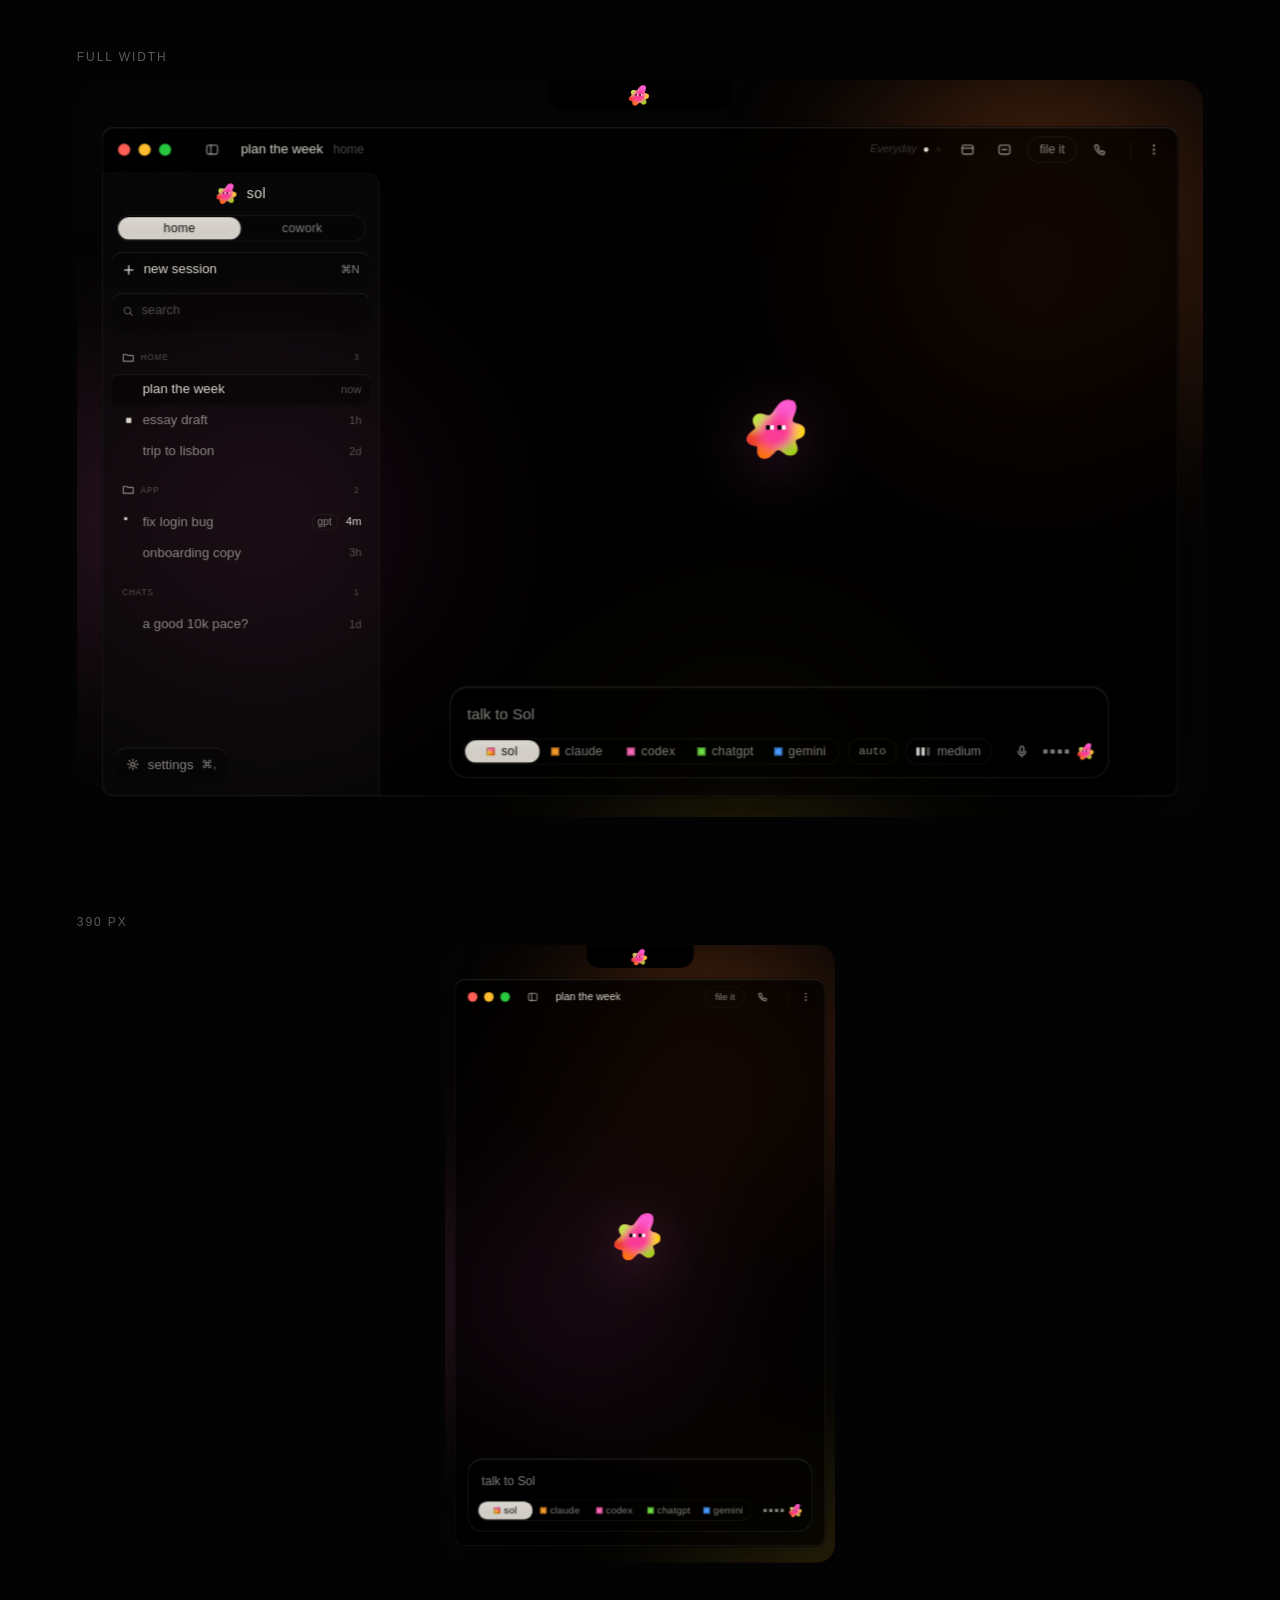
<file: demo-preview.html>
<!doctype html>
<html lang="en">
<head>
<meta charset="utf-8">
<meta name="viewport" content="width=device-width, initial-scale=1">
<title>Sol demo · preview</title>
<link rel="stylesheet" href="demo.css">
<style>
  /* a page like the site's: near-black, generic class names on purpose, to prove the demo ignores them */
  html, body { margin: 0; background: #030303; color: rgba(255,255,255,.6); font: 14px/1.5 -apple-system, BlinkMacSystemFont, sans-serif; }
  .m, .in, .chat, .shelf, .big, .st, .stage, .scene { outline: 1px dashed red !important; color: red !important; }
  h2 { margin: 0 0 14px; font-size: 12px; font-weight: 500; letter-spacing: .16em; text-transform: uppercase; color: rgba(255,255,255,.34); }
  section { padding: 48px 6%; }
  #full { max-width: 1240px; margin: 0 auto; }
  #phone { width: 390px; margin: 0 auto; }
</style>
</head>
<body>
  <section><h2>full width</h2><div id="full"></div></section>
  <section><h2>390 px</h2><div id="phone"></div></section>
  <script type="module">
    import './demo.js';
    window.demos = [window.SolDemo.mount(document.getElementById('full')), window.SolDemo.mount(document.getElementById('phone'))];
  </script>
</body>
</html>
</file>
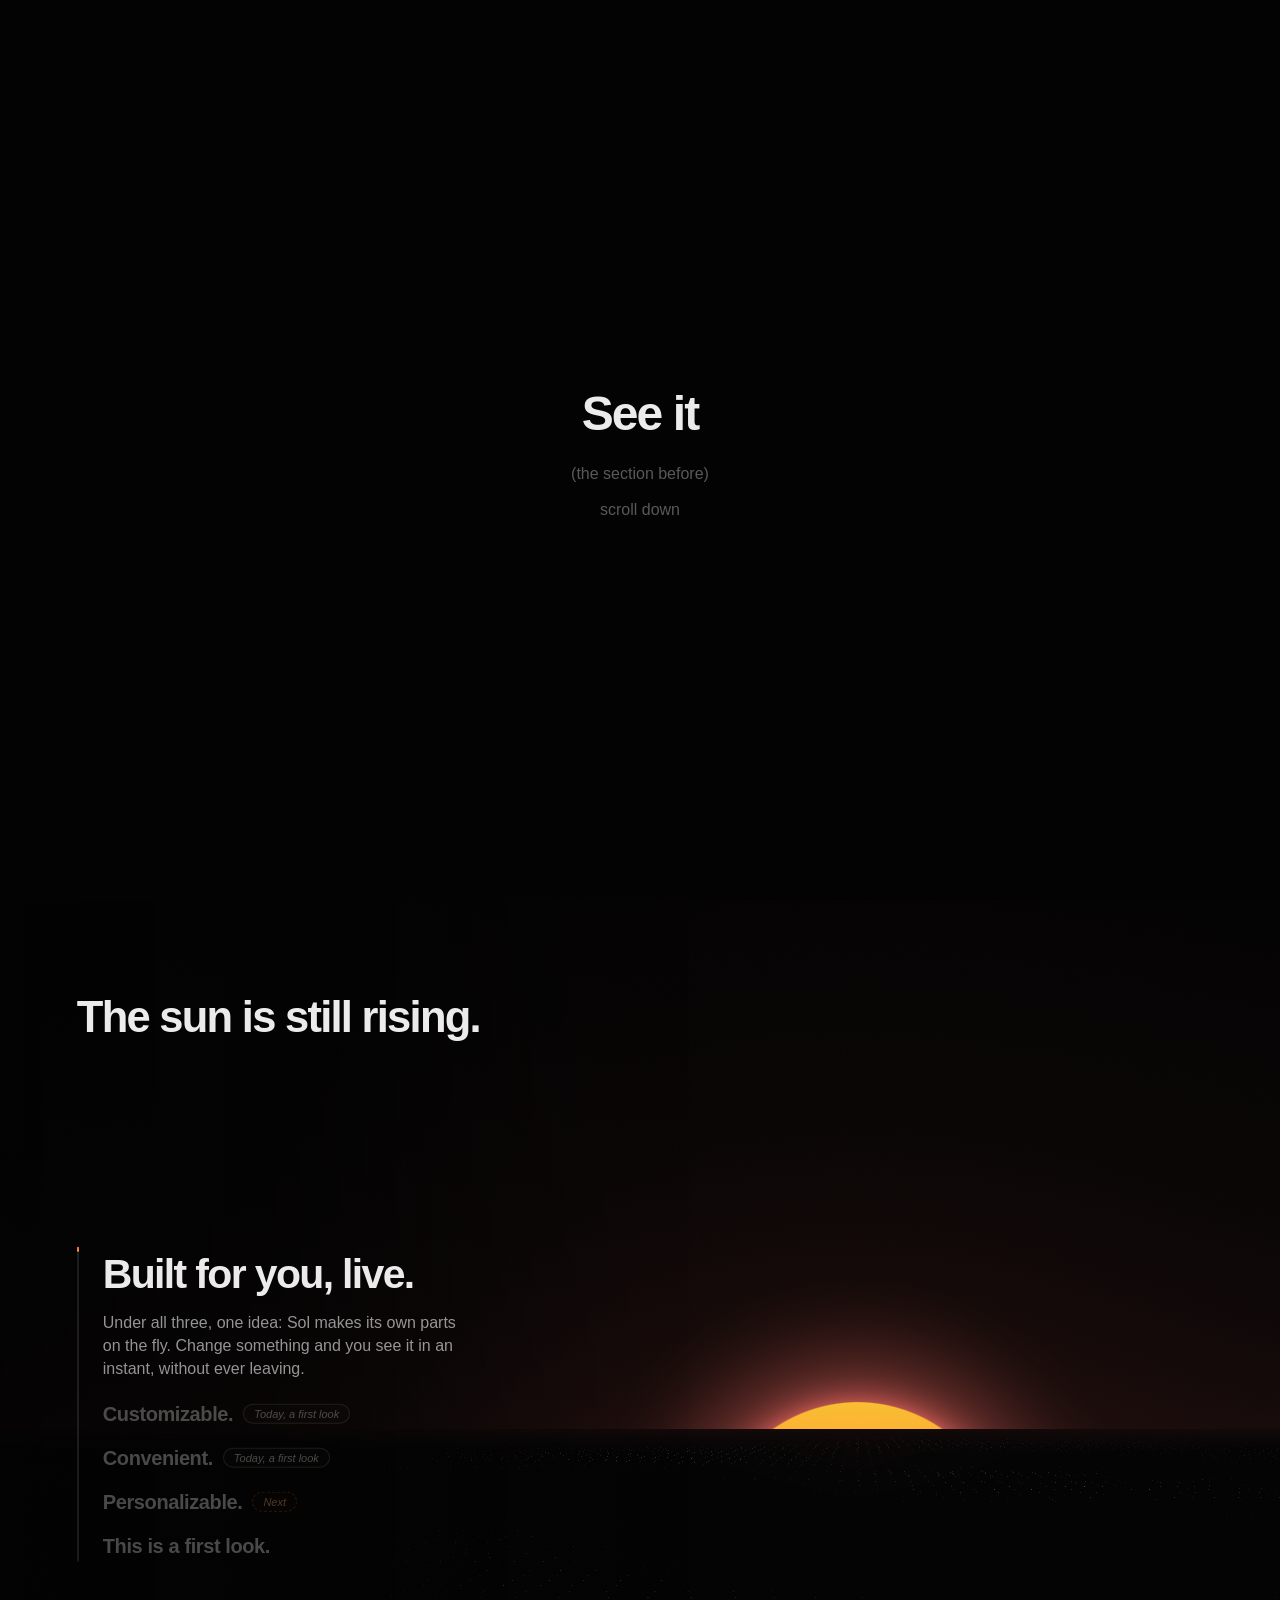
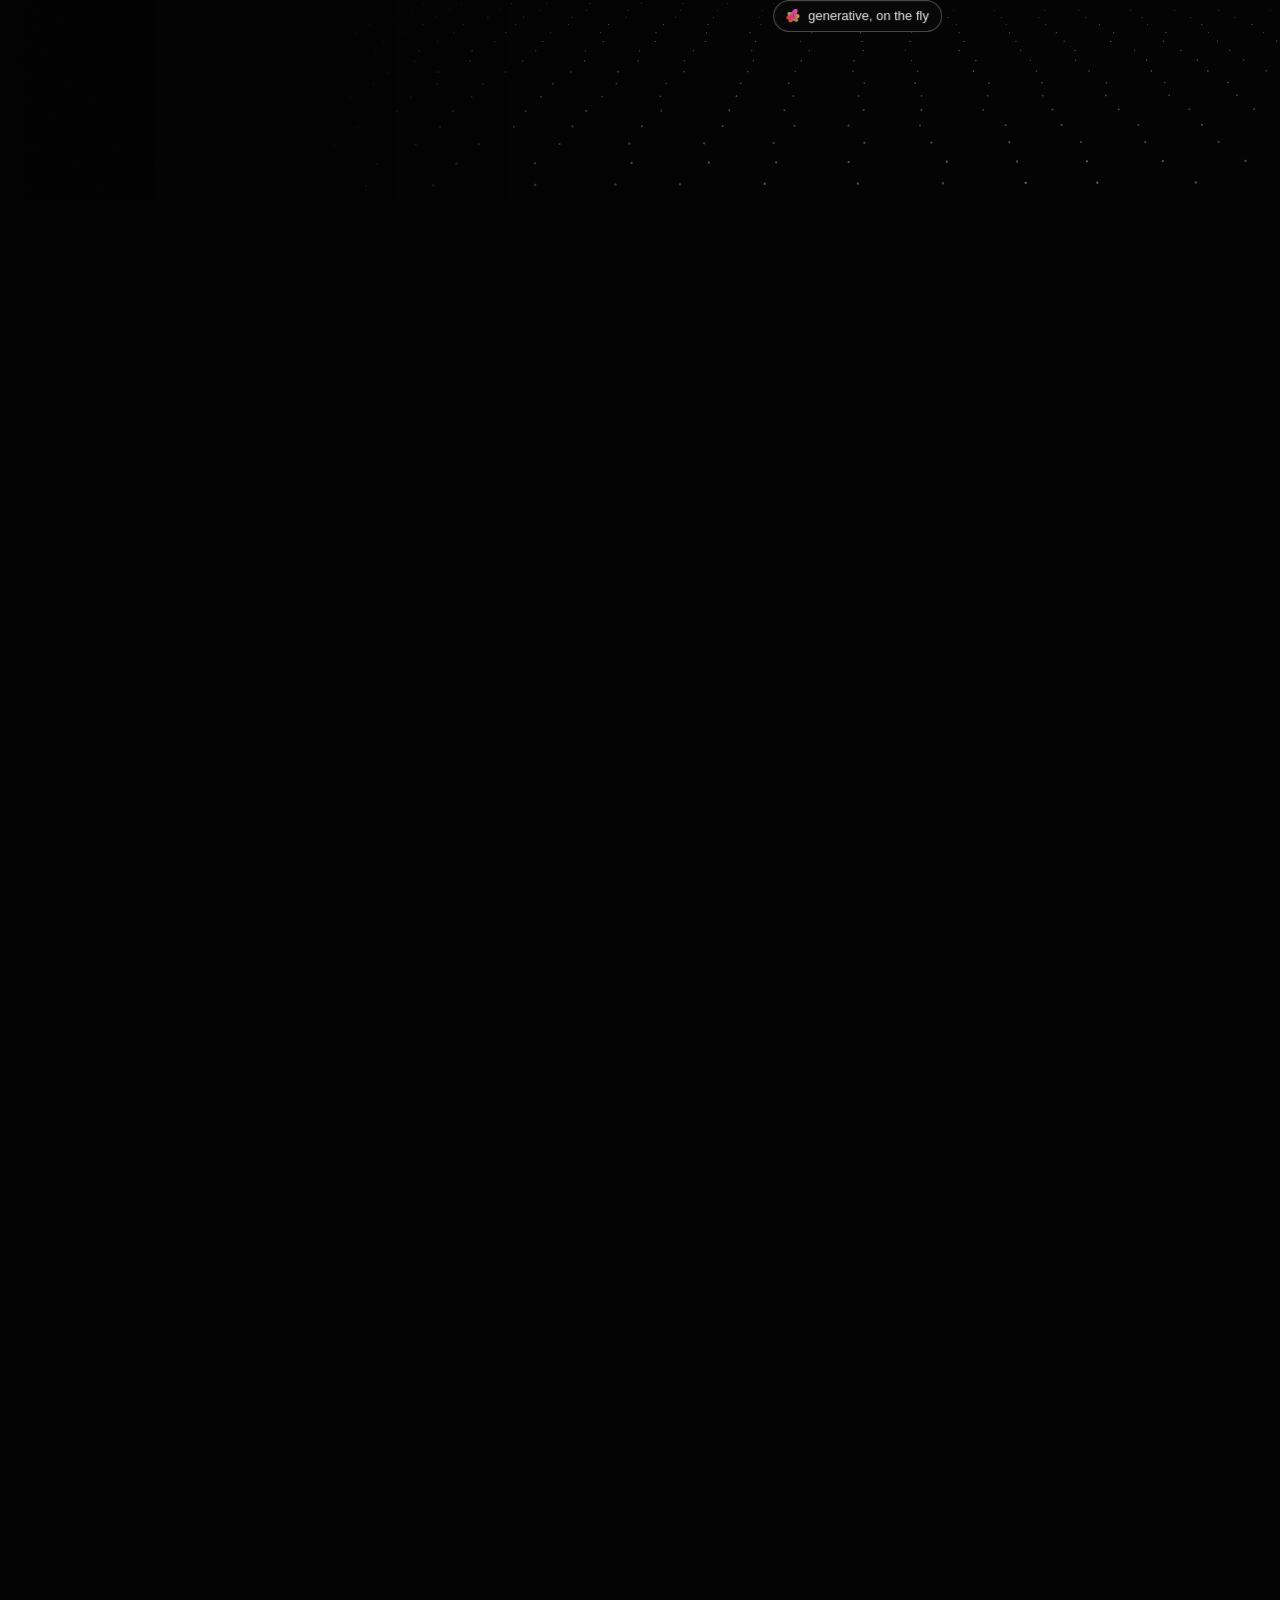
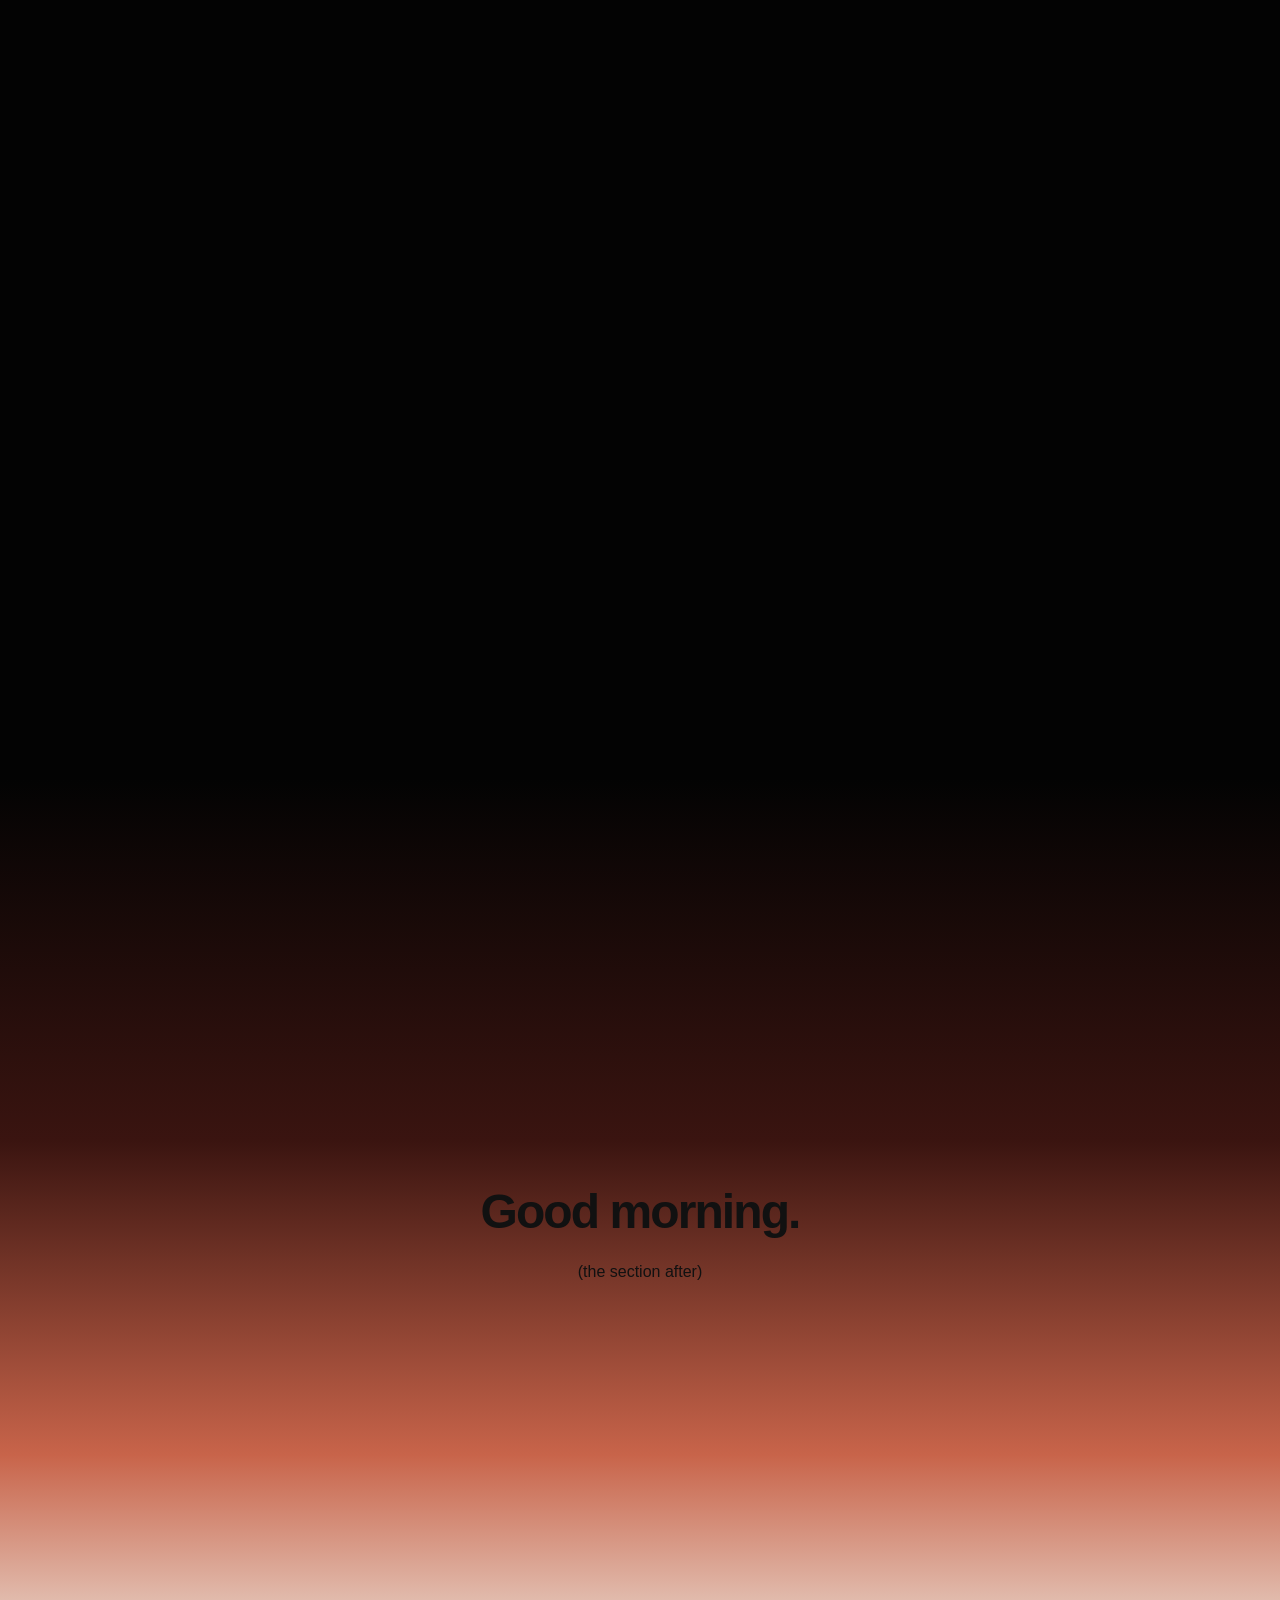
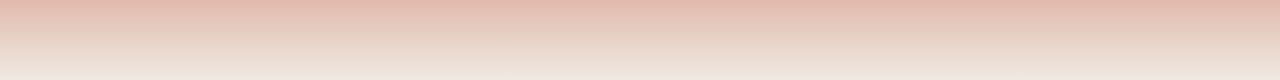
<file: pillars-preview.html>
<!doctype html>
<html lang="en">
<head>
<meta charset="utf-8">
<meta name="viewport" content="width=device-width,initial-scale=1">
<title>Sol · The sun is still rising (preview)</title>
<!-- A preview of pillars.js on its own: filler above and below so the section can be scrolled through. -->
<link rel="icon" href="media/sol.svg">
<link rel="stylesheet" href="style.css">
<link rel="stylesheet" href="pillars.css">
<style>
  .filler { min-height:100vh; display:grid; place-items:center; text-align:center; padding:0 6%; color:var(--mute); }
  .filler h2 { margin:0; color:var(--ink); font-size:clamp(28px,4vw,48px); letter-spacing:-.04em; font-weight:600; }
  .filler p { margin:12px 0 0; }
  .after { background:linear-gradient(#030303, #3a1410 40%, #c8644a 75%, var(--pearl)); color:#111; }
  .after h2 { color:#111; }
</style>
</head>
<body>
<section class="filler"><div><h2>See it</h2><p>(the section before)</p><p>scroll down</p></div></section>
<section class="solpillars" id="road"></section>
<section class="filler after"><div><h2>Good morning.</h2><p>(the section after)</p></div></section>
<script type="module">
  import './pillars.js';
  window.SolPillars.mount(document.getElementById('road'));
</script>
</body>
</html>
</file>
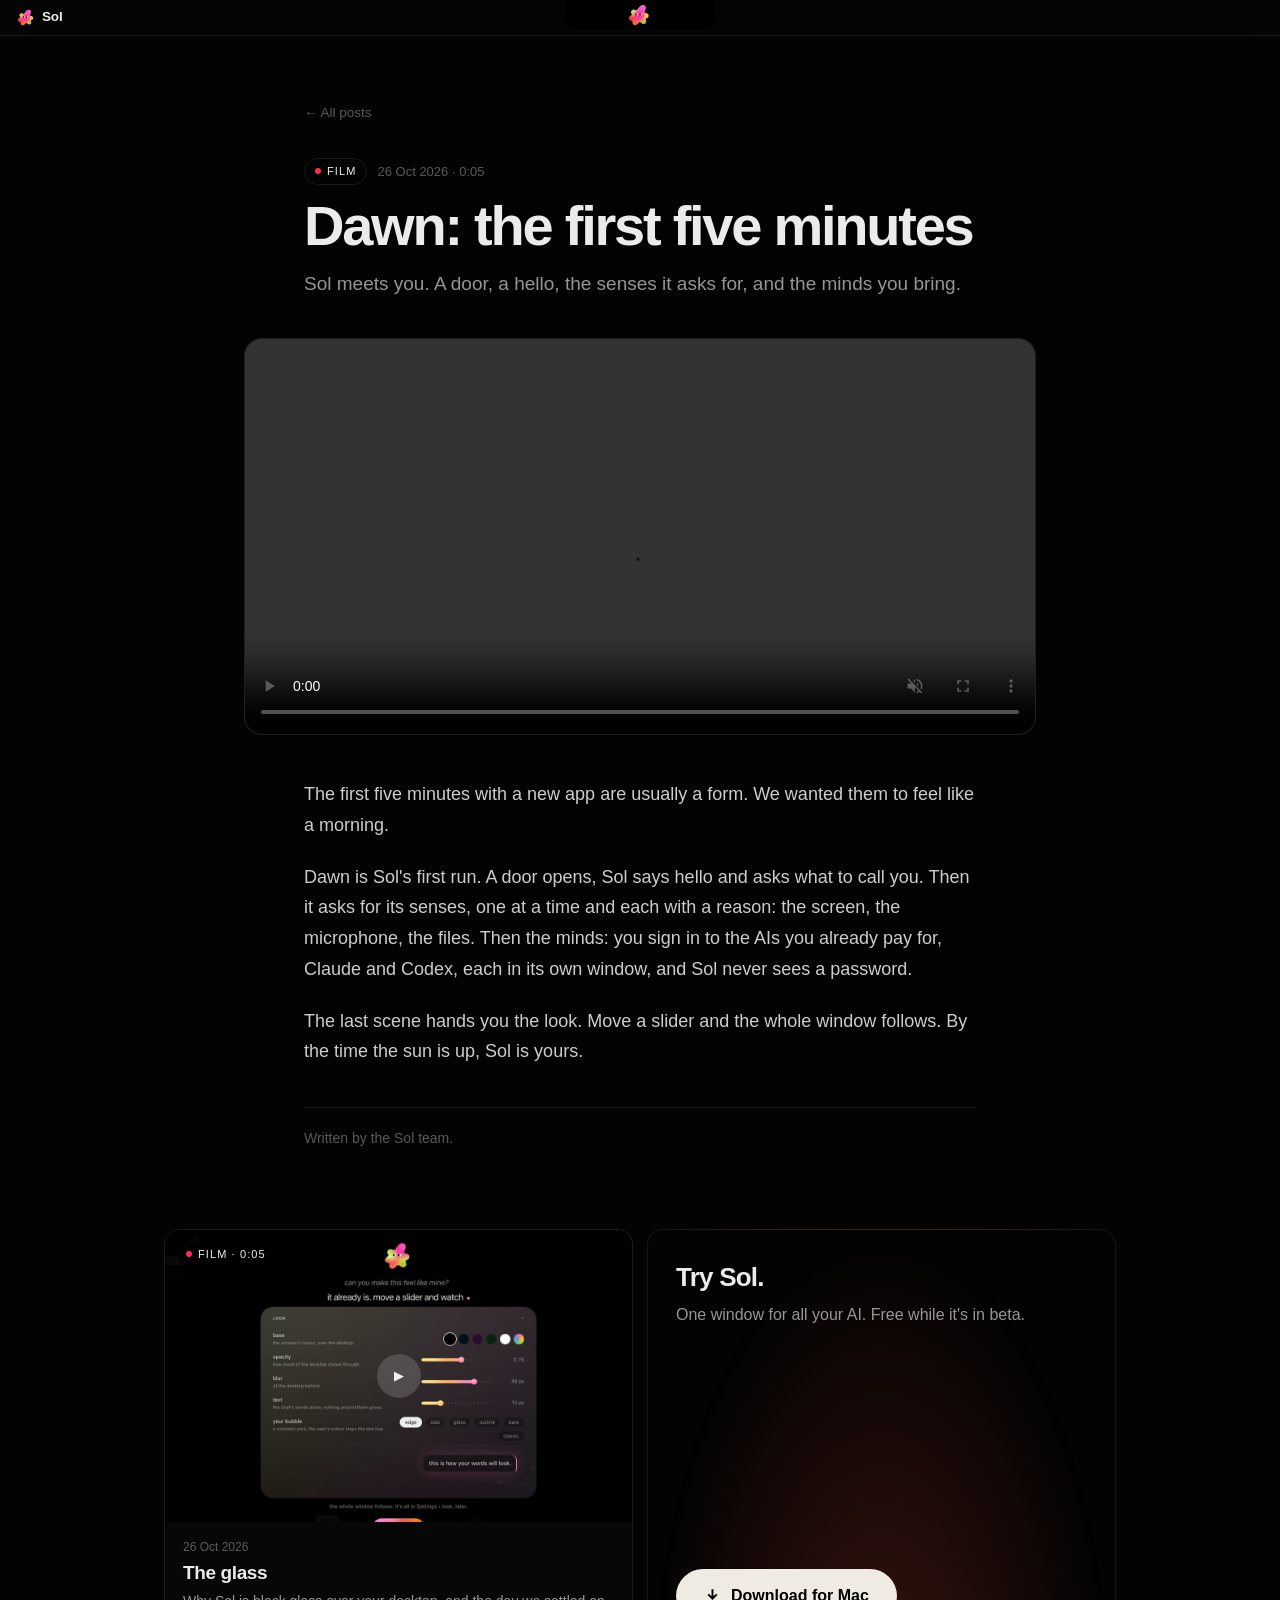
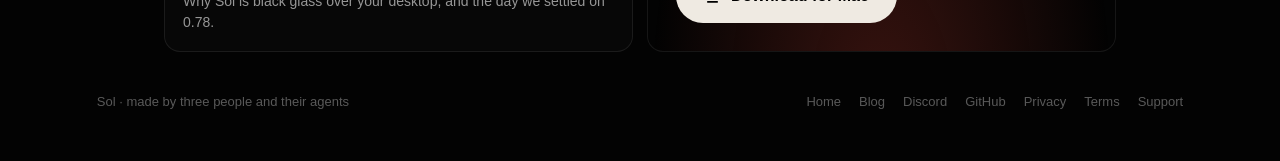
<file: post.html>
<!doctype html>
<html lang="en">
<head>
<meta charset="utf-8">
<meta name="viewport" content="width=device-width,initial-scale=1">
<title>Sol · Blog</title>
<!-- One post, read from posts.js by ?p=<id>: the film or picture, the words, the next post, and the download. -->
<link rel="icon" href="media/sol.svg">
<link rel="stylesheet" href="style.css">
<style>
  article { max-width:720px; margin:0 auto; padding:100px 24px 40px; }
  .back { color:var(--mute); font-size:13.5px; } .back:hover { color:var(--ink); }
  .meta { margin-top:34px; color:var(--mute); font-size:13px; display:flex; gap:10px; align-items:center; }
  .tag { font-size:11px; letter-spacing:.1em; text-transform:uppercase; padding:4px 10px; border-radius:999px; border:1px solid var(--hair); color:var(--ink); display:inline-flex; align-items:center; gap:6px; }
  .tag i { width:6px; height:6px; border-radius:50%; background:var(--pearl); } .tag.film i { background:#ff2e4e; }
  h1 { margin:12px 0 0; font-size:clamp(34px,5vw,56px); letter-spacing:-.04em; line-height:1.02; font-weight:600; }
  .say { color:var(--dim); font-size:19px; margin:16px 0 0; }
  .hero { margin:40px -60px 0; border-radius:18px; overflow:hidden; border:1px solid var(--hair); position:relative; background:#0b0b0b; }
  .hero img, .hero video { display:block; width:100%; }
  .hero .cov { aspect-ratio:16/9; }
  .text { margin-top:44px; font-size:18px; line-height:1.7; color:rgba(255,255,255,.8); }
  .text p { margin:0 0 1.2em; }
  .sign { color:var(--mute); font-size:14px; border-top:1px solid var(--hair); padding-top:20px; margin-top:40px; }
  .after { max-width:1000px; margin:40px auto 0; padding:0 24px; display:grid; grid-template-columns:1fr 1fr; gap:14px; }
  .try { border-radius:16px; border:1px solid var(--hair); padding:28px; display:flex; flex-direction:column; justify-content:space-between; gap:20px;
         background:radial-gradient(ellipse at 50% 120%, #3a1410, transparent 70%); }
  .try h3 { margin:0; font-size:26px; letter-spacing:-.03em; font-weight:600; }
  .try p { margin:6px 0 0; color:var(--dim); }
  .try .dl { align-self:flex-start; }
  @media (max-width:900px) { .hero { margin:30px 0 0; } .after { grid-template-columns:1fr; } }
</style>
</head>
<body>

<nav class="menubar" data-on="blog"></nav>

<article id="post"></article>
<div class="after" id="after"></div>
<footer class="foot"><span>Sol · made by three people and their agents</span><span><a href="index.html">Home</a><a href="blog.html">Blog</a><a href="https://discord.gg/f2CHmYDDZV">Discord</a><a href="https://github.com/marcocyl04-ux/sol-beta">GitHub</a><a href="https://marcocyl04-ux.github.io/sol-beta/privacy.html">Privacy</a><a href="https://marcocyl04-ux.github.io/sol-beta/terms.html">Terms</a><a href="https://marcocyl04-ux.github.io/sol-beta/support.html">Support</a></span></footer>

<script src="nav.js"></script>
<script src="posts.js"></script>
<script>
  const id = new URLSearchParams(location.search).get('p'), i = Math.max(0, POSTS.findIndex(p => p.id === id)), p = POSTS[i];
  document.title = 'Sol · ' + p.title;
  const media = p.video ? `<video src="${p.video}" controls autoplay muted loop playsinline></video>` : p.img ? `<img src="${p.img}" alt="">` : p.cover ? `<div class="cov ${p.cover}"></div>` : '';
  document.getElementById('post').innerHTML = `
    <a class="back" href="blog.html">← All posts</a>
    <div class="meta"><span class="tag ${p.kind}"><i></i>${p.kind === 'film' ? 'Film' : 'Note'}</span>${fmtDate(p.date)} · ${p.len}</div>
    <h1>${p.title}</h1><p class="say">${p.say}</p>
    ${media ? `<div class="hero">${media}</div>` : ''}
    <div class="text">${p.body}</div>
    <div class="sign">Written by the Sol team.</div>`;
  const next = POSTS[(i + 1) % POSTS.length], after = document.getElementById('after');
  after.append(postCard(next));
  after.insertAdjacentHTML('beforeend', `<div class="try"><div><h3>Try Sol.</h3><p>One window for all your AI. Free while it's in beta.</p></div>
    <a class="dl" href="${DL.mac}"><svg viewBox="0 0 16 16" fill="none" stroke="currentColor" stroke-width="1.8"><path d="M8 2v9M4 7l4 4 4-4M3 14h10"/></svg>Download for Mac</a></div>`);
</script>
</body>
</html>
</file>
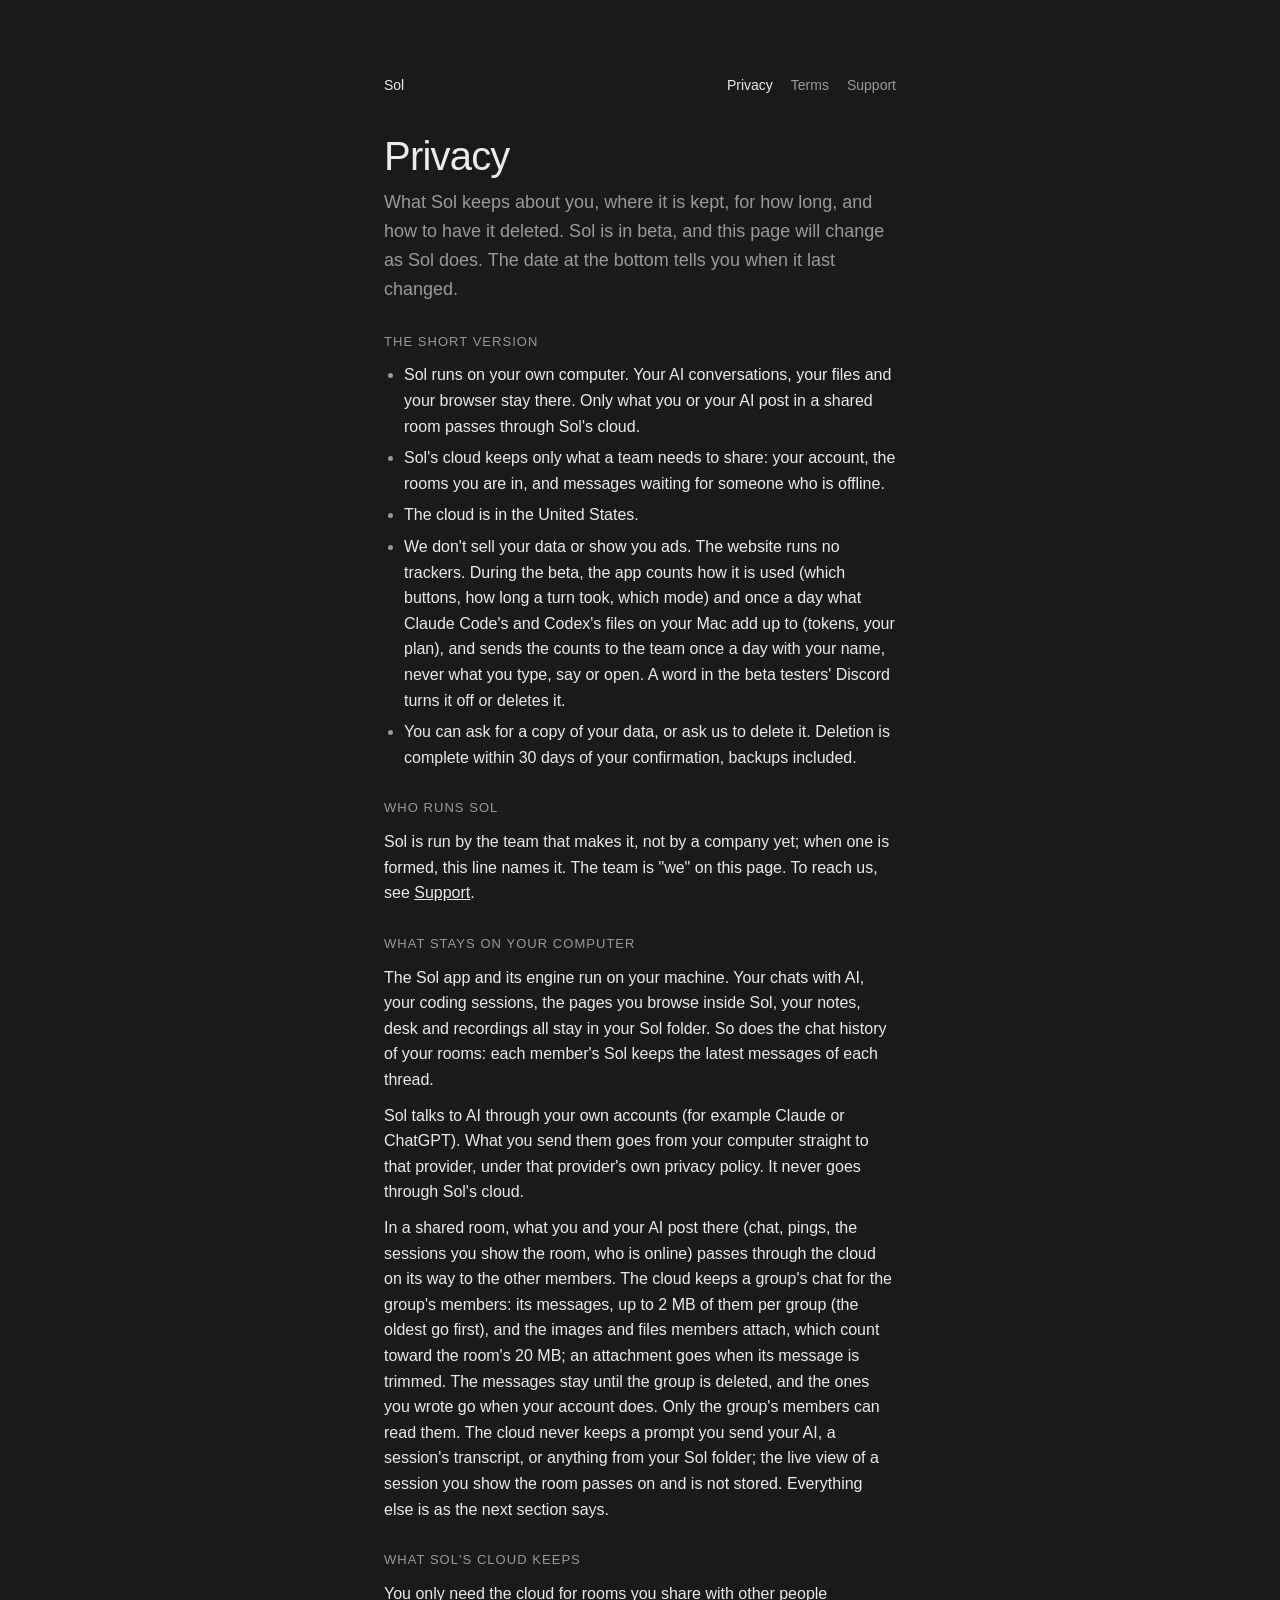
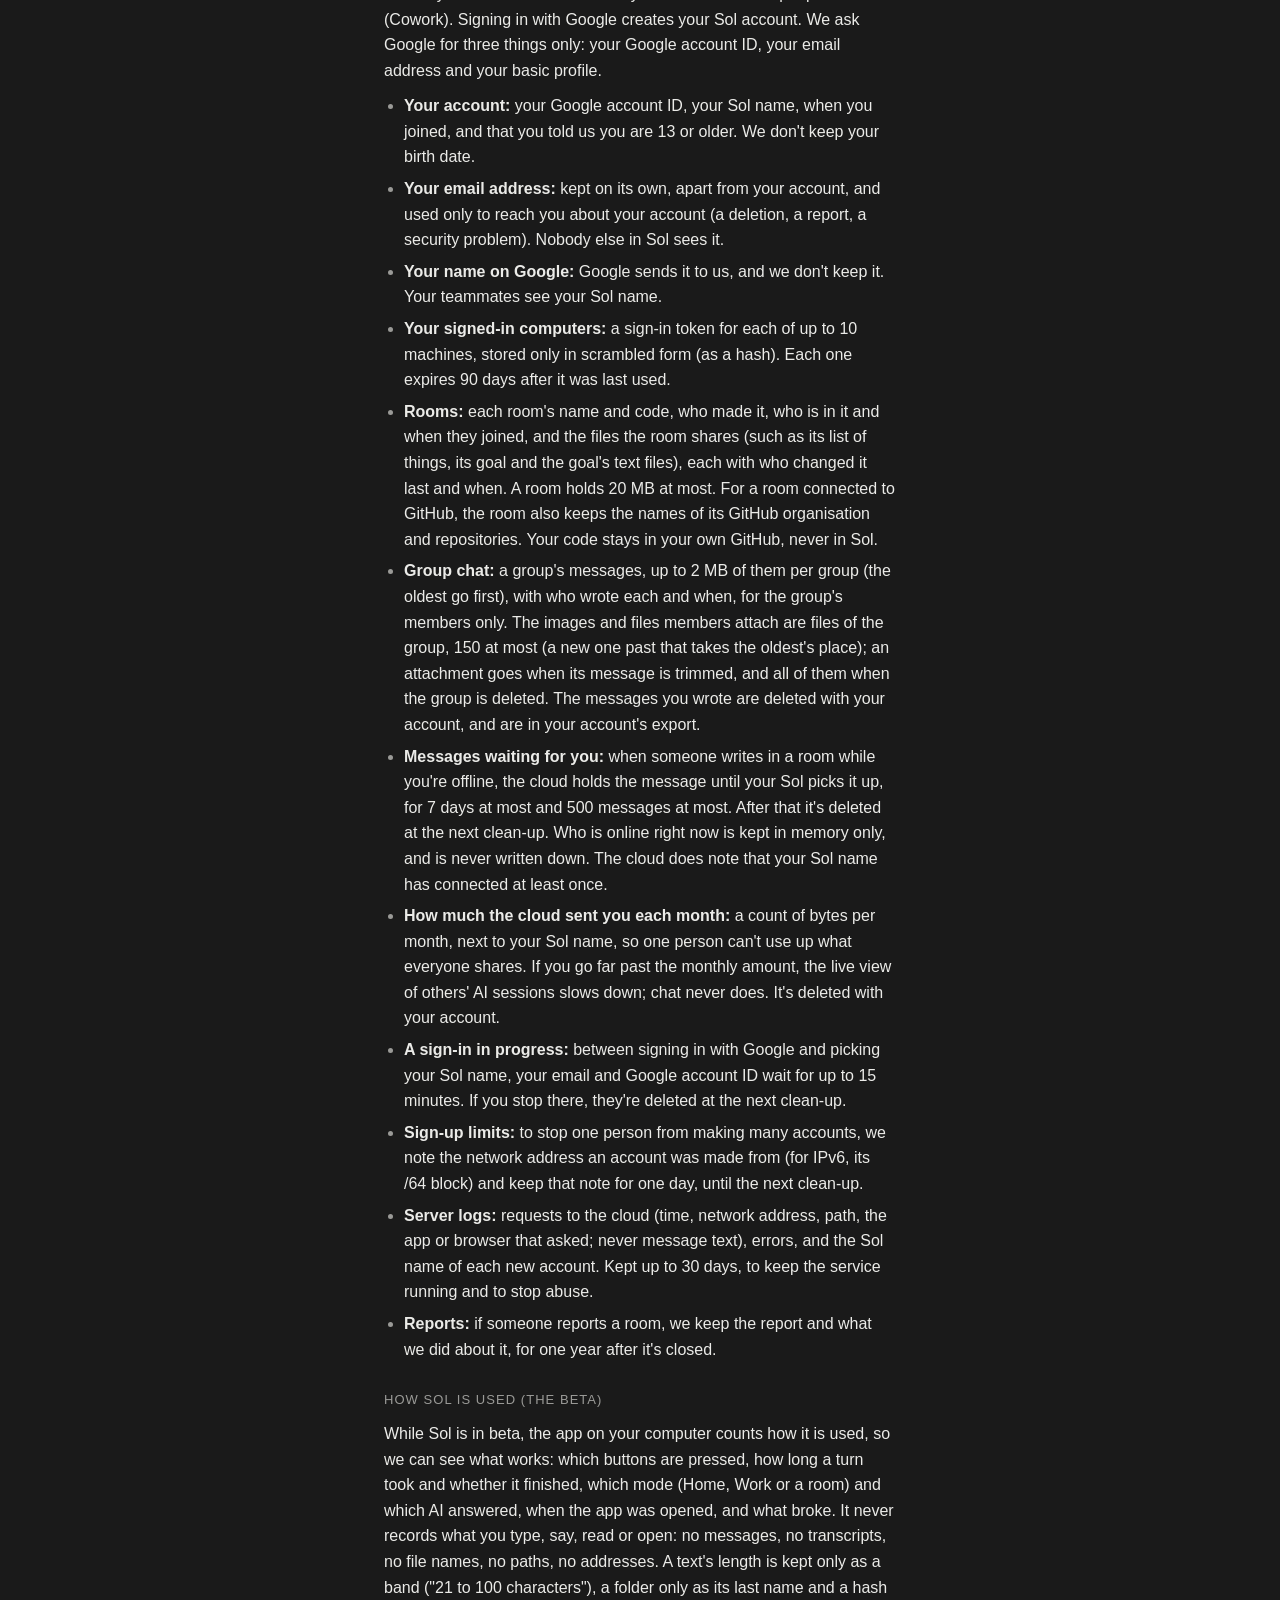
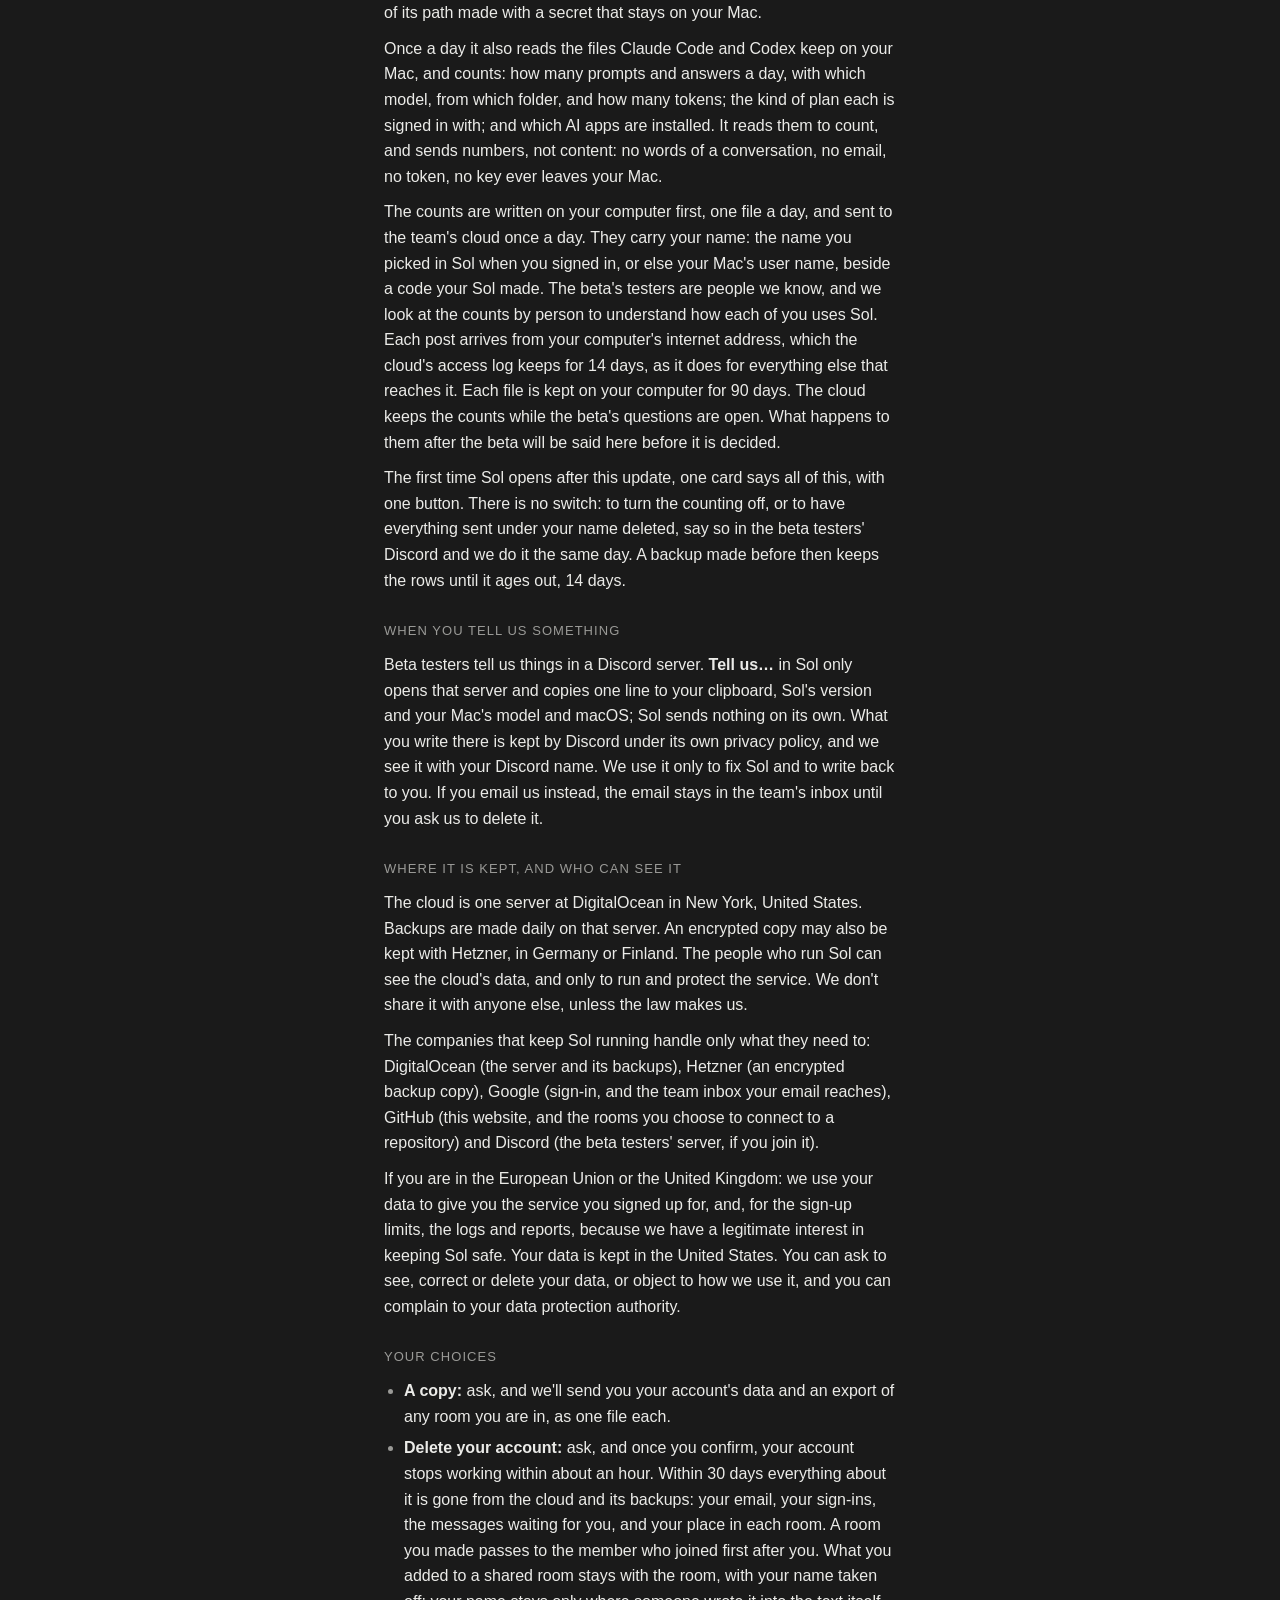
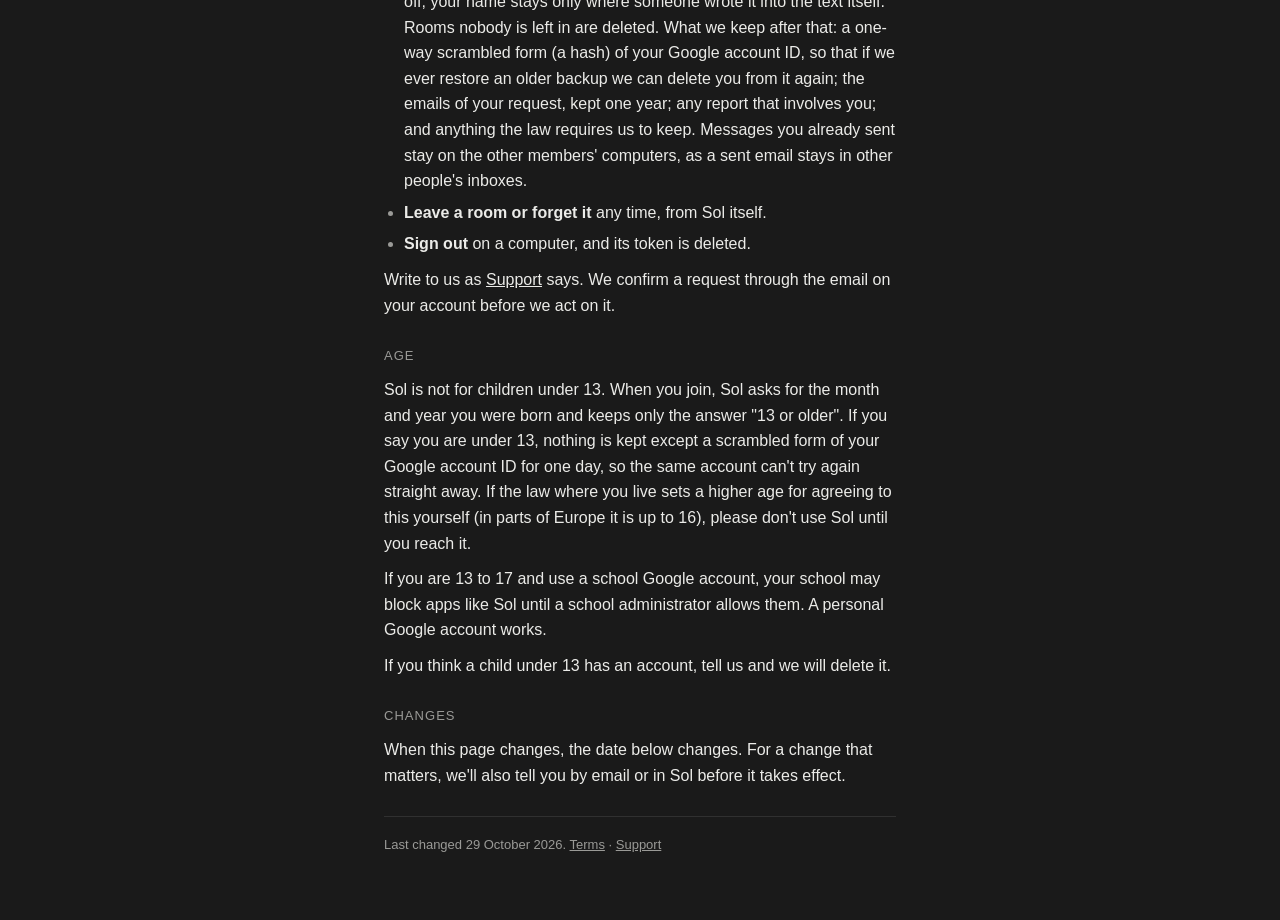
<file: beta/privacy.html>
<!doctype html>
<html lang="en">
<head>
<meta charset="utf-8">
<meta name="viewport" content="width=device-width, initial-scale=1">
<title>Privacy · Sol</title>
<meta name="description" content="What Sol keeps about you, where, for how long, and how to get it deleted.">
<link rel="stylesheet" href="text.css">
</head>
<body>
<main>
  <nav><a class="home" href="./">Sol</a><a href="privacy.html" aria-current="page">Privacy</a><a href="terms.html">Terms</a><a href="support.html">Support</a></nav>

  <div>
    <h1>Privacy</h1>
    <p class="lead">What Sol keeps about you, where it is kept, for how long, and how to have it deleted. Sol is in beta, and this page will change as Sol does. The date at the bottom tells you when it last changed.</p>
  </div>

  <section>
    <h2>The short version</h2>
    <ul>
      <li>Sol runs on your own computer. Your AI conversations, your files and your browser stay there. Only what you or your AI post in a shared room passes through Sol's cloud.</li>
      <li>Sol's cloud keeps only what a team needs to share: your account, the rooms you are in, and messages waiting for someone who is offline.</li>
      <li>The cloud is in the United States.</li>
      <li>We don't sell your data or show you ads. The website runs no trackers. During the beta, the app counts how it is used (which buttons, how long a turn took, which mode) and once a day what Claude Code's and Codex's files on your Mac add up to (tokens, your plan), and sends the counts to the team once a day with your name, never what you type, say or open. A word in the beta testers' Discord turns it off or deletes it.</li>
      <li>You can ask for a copy of your data, or ask us to delete it. Deletion is complete within 30 days of your confirmation, backups included.</li>
    </ul>
  </section>

  <section>
    <h2>Who runs Sol</h2>
    <p>Sol is run by the team that makes it, not by a company yet; when one is formed, this line names it. The team is "we" on this page. To reach us, see <a href="support.html">Support</a>.</p>
  </section>

  <section>
    <h2>What stays on your computer</h2>
    <p>The Sol app and its engine run on your machine. Your chats with AI, your coding sessions, the pages you browse inside Sol, your notes, desk and recordings all stay in your Sol folder. So does the chat history of your rooms: each member's Sol keeps the latest messages of each thread.</p>
    <p>Sol talks to AI through your own accounts (for example Claude or ChatGPT). What you send them goes from your computer straight to that provider, under that provider's own privacy policy. It never goes through Sol's cloud.</p>
    <p>In a shared room, what you and your AI post there (chat, pings, the sessions you show the room, who is online) passes through the cloud on its way to the other members. The cloud keeps a group's chat for the group's members: its messages, up to 2 MB of them per group (the oldest go first), and the images and files members attach, which count toward the room's 20 MB; an attachment goes when its message is trimmed. The messages stay until the group is deleted, and the ones you wrote go when your account does. Only the group's members can read them. The cloud never keeps a prompt you send your AI, a session's transcript, or anything from your Sol folder; the live view of a session you show the room passes on and is not stored. Everything else is as the next section says.</p>
  </section>

  <section>
    <h2>What Sol's cloud keeps</h2>
    <p>You only need the cloud for rooms you share with other people (Cowork). Signing in with Google creates your Sol account. We ask Google for three things only: your Google account ID, your email address and your basic profile.</p>
    <ul>
      <li><b>Your account:</b> your Google account ID, your Sol name, when you joined, and that you told us you are 13 or older. We don't keep your birth date.</li>
      <li><b>Your email address:</b> kept on its own, apart from your account, and used only to reach you about your account (a deletion, a report, a security problem). Nobody else in Sol sees it.</li>
      <li><b>Your name on Google:</b> Google sends it to us, and we don't keep it. Your teammates see your Sol name.</li>
      <li><b>Your signed-in computers:</b> a sign-in token for each of up to 10 machines, stored only in scrambled form (as a hash). Each one expires 90 days after it was last used.</li>
      <li><b>Rooms:</b> each room's name and code, who made it, who is in it and when they joined, and the files the room shares (such as its list of things, its goal and the goal's text files), each with who changed it last and when. A room holds 20 MB at most. For a room connected to GitHub, the room also keeps the names of its GitHub organisation and repositories. Your code stays in your own GitHub, never in Sol.</li>
      <li><b>Group chat:</b> a group's messages, up to 2 MB of them per group (the oldest go first), with who wrote each and when, for the group's members only. The images and files members attach are files of the group, 150 at most (a new one past that takes the oldest's place); an attachment goes when its message is trimmed, and all of them when the group is deleted. The messages you wrote are deleted with your account, and are in your account's export.</li>
      <li><b>Messages waiting for you:</b> when someone writes in a room while you're offline, the cloud holds the message until your Sol picks it up, for 7 days at most and 500 messages at most. After that it's deleted at the next clean-up. Who is online right now is kept in memory only, and is never written down. The cloud does note that your Sol name has connected at least once.</li>
      <li><b>How much the cloud sent you each month:</b> a count of bytes per month, next to your Sol name, so one person can't use up what everyone shares. If you go far past the monthly amount, the live view of others' AI sessions slows down; chat never does. It's deleted with your account.</li>
      <li><b>A sign-in in progress:</b> between signing in with Google and picking your Sol name, your email and Google account ID wait for up to 15 minutes. If you stop there, they're deleted at the next clean-up.</li>
      <li><b>Sign-up limits:</b> to stop one person from making many accounts, we note the network address an account was made from (for IPv6, its /64 block) and keep that note for one day, until the next clean-up.</li>
      <li><b>Server logs:</b> requests to the cloud (time, network address, path, the app or browser that asked; never message text), errors, and the Sol name of each new account. Kept up to 30 days, to keep the service running and to stop abuse.</li>
      <li><b>Reports:</b> if someone reports a room, we keep the report and what we did about it, for one year after it's closed.</li>
    </ul>
  </section>

  <section id="counts">
    <h2>How Sol is used (the beta)</h2>
    <p>While Sol is in beta, the app on your computer counts how it is used, so we can see what works: which buttons are pressed, how long a turn took and whether it finished, which mode (Home, Work or a room) and which AI answered, when the app was opened, and what broke. It never records what you type, say, read or open: no messages, no transcripts, no file names, no paths, no addresses. A text's length is kept only as a band ("21 to 100 characters"), a folder only as its last name and a hash of its path made with a secret that stays on your Mac.</p>
    <p>Once a day it also reads the files Claude Code and Codex keep on your Mac, and counts: how many prompts and answers a day, with which model, from which folder, and how many tokens; the kind of plan each is signed in with; and which AI apps are installed. It reads them to count, and sends numbers, not content: no words of a conversation, no email, no token, no key ever leaves your Mac.</p>
    <p>The counts are written on your computer first, one file a day, and sent to the team's cloud once a day. They carry your name: the name you picked in Sol when you signed in, or else your Mac's user name, beside a code your Sol made. The beta's testers are people we know, and we look at the counts by person to understand how each of you uses Sol. Each post arrives from your computer's internet address, which the cloud's access log keeps for 14 days, as it does for everything else that reaches it. Each file is kept on your computer for 90 days. The cloud keeps the counts while the beta's questions are open. What happens to them after the beta will be said here before it is decided.</p>
    <p>The first time Sol opens after this update, one card says all of this, with one button. There is no switch: to turn the counting off, or to have everything sent under your name deleted, say so in the beta testers' Discord and we do it the same day. A backup made before then keeps the rows until it ages out, 14 days.</p>
  </section>

  <section>
    <h2>When you tell us something</h2>
    <p>Beta testers tell us things in a Discord server. <b>Tell us…</b> in Sol only opens that server and copies one line to your clipboard, Sol's version and your Mac's model and macOS; Sol sends nothing on its own. What you write there is kept by Discord under its own privacy policy, and we see it with your Discord name. We use it only to fix Sol and to write back to you. If you email us instead, the email stays in the team's inbox until you ask us to delete it.</p>
  </section>

  <section>
    <h2>Where it is kept, and who can see it</h2>
    <p>The cloud is one server at DigitalOcean in New York, United States. Backups are made daily on that server. An encrypted copy may also be kept with Hetzner, in Germany or Finland. The people who run Sol can see the cloud's data, and only to run and protect the service. We don't share it with anyone else, unless the law makes us.</p>
    <p>The companies that keep Sol running handle only what they need to: DigitalOcean (the server and its backups), Hetzner (an encrypted backup copy), Google (sign-in, and the team inbox your email reaches), GitHub (this website, and the rooms you choose to connect to a repository) and Discord (the beta testers' server, if you join it).</p>
    <p>If you are in the European Union or the United Kingdom: we use your data to give you the service you signed up for, and, for the sign-up limits, the logs and reports, because we have a legitimate interest in keeping Sol safe. Your data is kept in the United States. You can ask to see, correct or delete your data, or object to how we use it, and you can complain to your data protection authority.</p>
  </section>

  <section>
    <h2>Your choices</h2>
    <ul>
      <li><b>A copy:</b> ask, and we'll send you your account's data and an export of any room you are in, as one file each.</li>
      <li><b>Delete your account:</b> ask, and once you confirm, your account stops working within about an hour. Within 30 days everything about it is gone from the cloud and its backups: your email, your sign-ins, the messages waiting for you, and your place in each room. A room you made passes to the member who joined first after you. What you added to a shared room stays with the room, with your name taken off; your name stays only where someone wrote it into the text itself. Rooms nobody is left in are deleted. What we keep after that: a one-way scrambled form (a hash) of your Google account ID, so that if we ever restore an older backup we can delete you from it again; the emails of your request, kept one year; any report that involves you; and anything the law requires us to keep. Messages you already sent stay on the other members' computers, as a sent email stays in other people's inboxes.</li>
      <li><b>Leave a room or forget it</b> any time, from Sol itself.</li>
      <li><b>Sign out</b> on a computer, and its token is deleted.</li>
    </ul>
    <p>Write to us as <a href="support.html#data">Support</a> says. We confirm a request through the email on your account before we act on it.</p>
  </section>

  <section id="age">
    <h2>Age</h2>
    <p>Sol is not for children under 13. When you join, Sol asks for the month and year you were born and keeps only the answer "13 or older". If you say you are under 13, nothing is kept except a scrambled form of your Google account ID for one day, so the same account can't try again straight away. If the law where you live sets a higher age for agreeing to this yourself (in parts of Europe it is up to 16), please don't use Sol until you reach it.</p>
    <p>If you are 13 to 17 and use a school Google account, your school may block apps like Sol until a school administrator allows them. A personal Google account works.</p>
    <p>If you think a child under 13 has an account, tell us and we will delete it.</p>
  </section>

  <section>
    <h2>Changes</h2>
    <p>When this page changes, the date below changes. For a change that matters, we'll also tell you by email or in Sol before it takes effect.</p>
  </section>

  <footer>Last changed 29 October 2026. <a href="terms.html">Terms</a> · <a href="support.html">Support</a></footer>
</main>
</body>
</html>
</file>
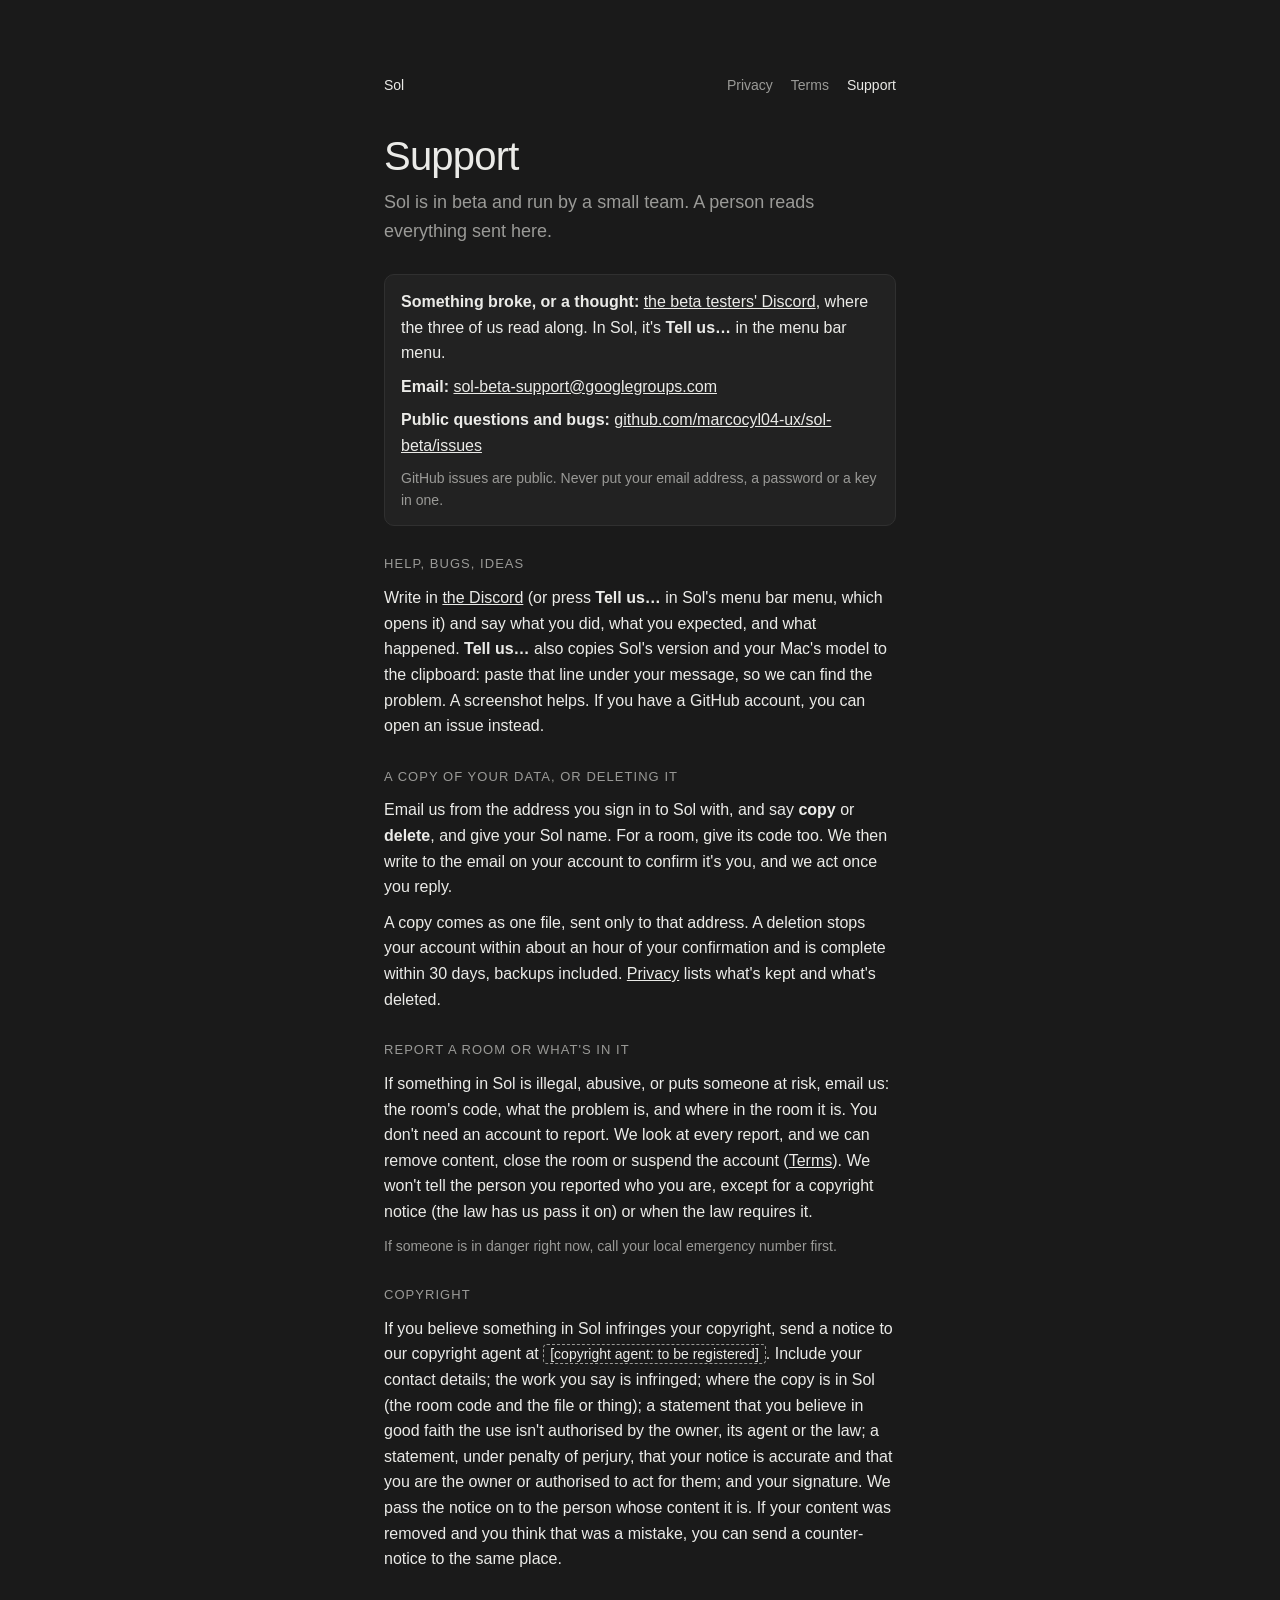
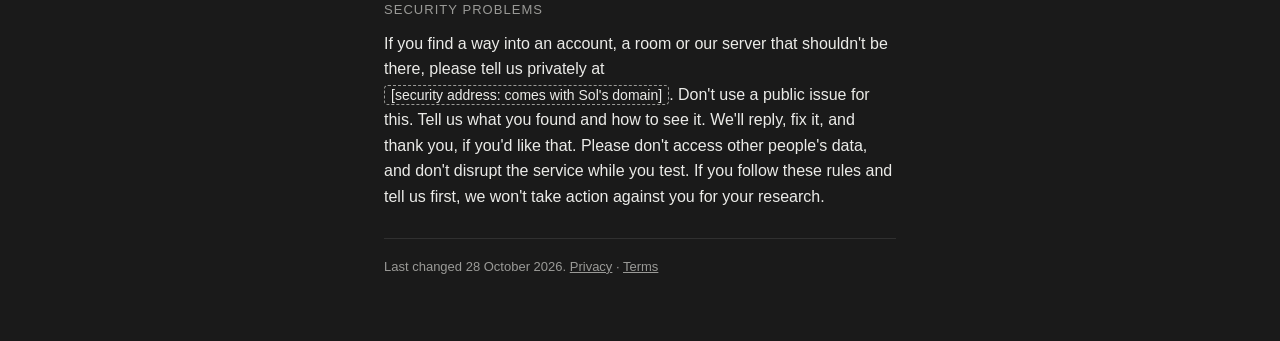
<file: beta/support.html>
<!doctype html>
<html lang="en">
<head>
<meta charset="utf-8">
<meta name="viewport" content="width=device-width, initial-scale=1">
<title>Support · Sol</title>
<meta name="description" content="How to reach the people who run Sol: help, your data, reports, copyright and security.">
<link rel="stylesheet" href="text.css">
</head>
<body>
<main>
  <nav><a class="home" href="./">Sol</a><a href="privacy.html">Privacy</a><a href="terms.html">Terms</a><a href="support.html" aria-current="page">Support</a></nav>

  <div>
    <h1>Support</h1>
    <p class="lead">Sol is in beta and run by a small team. A person reads everything sent here.</p>
  </div>

  <div class="box">
    <p><b>Something broke, or a thought:</b> <a href="https://discord.gg/R2uAcBqxT">the beta testers' Discord</a>, where the three of us read along. In Sol, it's <b>Tell us…</b> in the menu bar menu.</p>
    <p><b>Email:</b> <a href="mailto:sol-beta-support@googlegroups.com">sol-beta-support@googlegroups.com</a></p>
    <p><b>Public questions and bugs:</b> <a href="https://github.com/marcocyl04-ux/sol-beta/issues">github.com/marcocyl04-ux/sol-beta/issues</a></p>
    <p class="note">GitHub issues are public. Never put your email address, a password or a key in one.</p>
  </div>

  <section>
    <h2>Help, bugs, ideas</h2>
    <p>Write in <a href="https://discord.gg/R2uAcBqxT">the Discord</a> (or press <b>Tell us…</b> in Sol's menu bar menu, which opens it) and say what you did, what you expected, and what happened. <b>Tell us…</b> also copies Sol's version and your Mac's model to the clipboard: paste that line under your message, so we can find the problem. A screenshot helps. If you have a GitHub account, you can open an issue instead.</p>
  </section>

  <section id="data">
    <h2>A copy of your data, or deleting it</h2>
    <p>Email us from the address you sign in to Sol with, and say <b>copy</b> or <b>delete</b>, and give your Sol name. For a room, give its code too. We then write to the email on your account to confirm it's you, and we act once you reply.</p>
    <p>A copy comes as one file, sent only to that address. A deletion stops your account within about an hour of your confirmation and is complete within 30 days, backups included. <a href="privacy.html">Privacy</a> lists what's kept and what's deleted.</p>
  </section>

  <section id="report">
    <h2>Report a room or what's in it</h2>
    <p>If something in Sol is illegal, abusive, or puts someone at risk, email us: the room's code, what the problem is, and where in the room it is. You don't need an account to report. We look at every report, and we can remove content, close the room or suspend the account (<a href="terms.html">Terms</a>). We won't tell the person you reported who you are, except for a copyright notice (the law has us pass it on) or when the law requires it.</p>
    <p class="note">If someone is in danger right now, call your local emergency number first.</p>
  </section>

  <section id="copyright">
    <h2>Copyright</h2>
    <p>If you believe something in Sol infringes your copyright, send a notice to our copyright agent at <span class="todo">[copyright agent: to be registered]</span>. Include your contact details; the work you say is infringed; where the copy is in Sol (the room code and the file or thing); a statement that you believe in good faith the use isn't authorised by the owner, its agent or the law; a statement, under penalty of perjury, that your notice is accurate and that you are the owner or authorised to act for them; and your signature. We pass the notice on to the person whose content it is. If your content was removed and you think that was a mistake, you can send a counter-notice to the same place.</p>
  </section>

  <section id="security">
    <h2>Security problems</h2>
    <p>If you find a way into an account, a room or our server that shouldn't be there, please tell us privately at <span class="todo">[security address: comes with Sol's domain]</span>. Don't use a public issue for this. Tell us what you found and how to see it. We'll reply, fix it, and thank you, if you'd like that. Please don't access other people's data, and don't disrupt the service while you test. If you follow these rules and tell us first, we won't take action against you for your research.</p>
  </section>

  <footer>Last changed 28 October 2026. <a href="privacy.html">Privacy</a> · <a href="terms.html">Terms</a></footer>
</main>
</body>
</html>
</file>
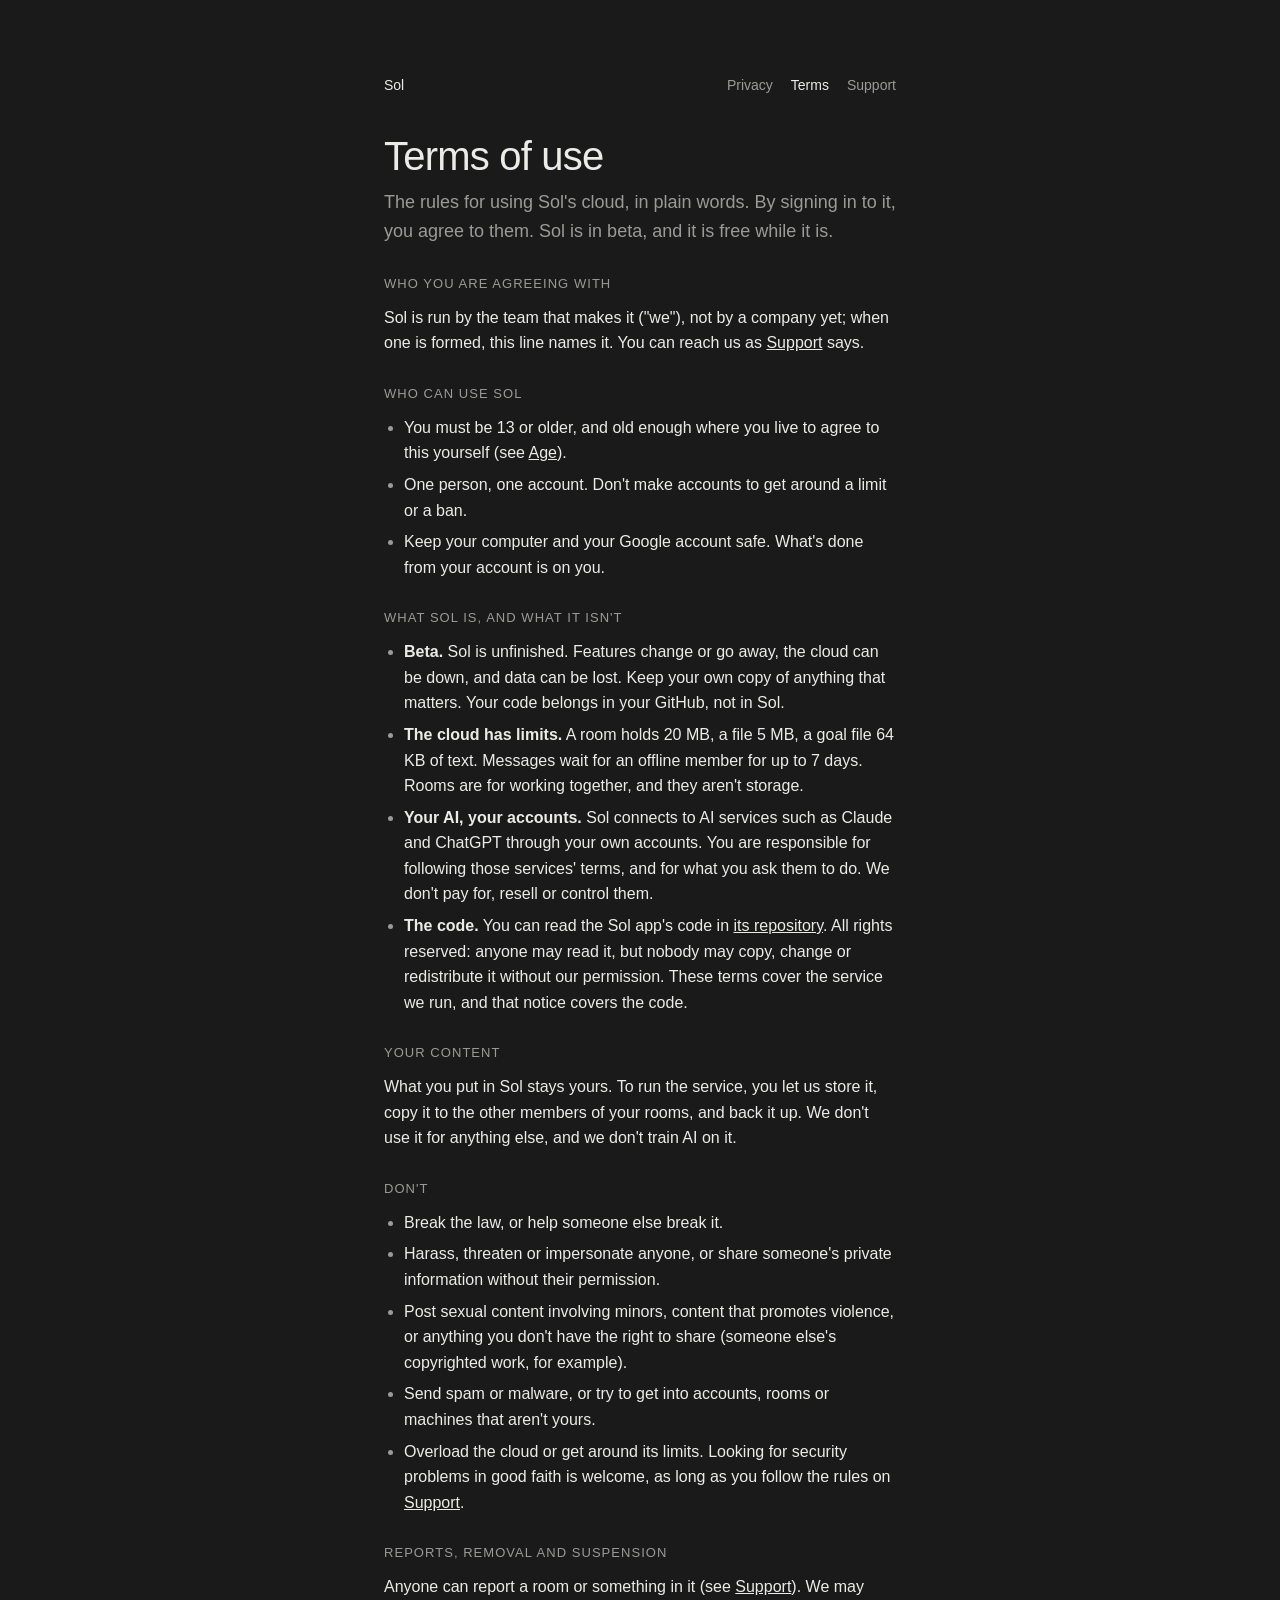
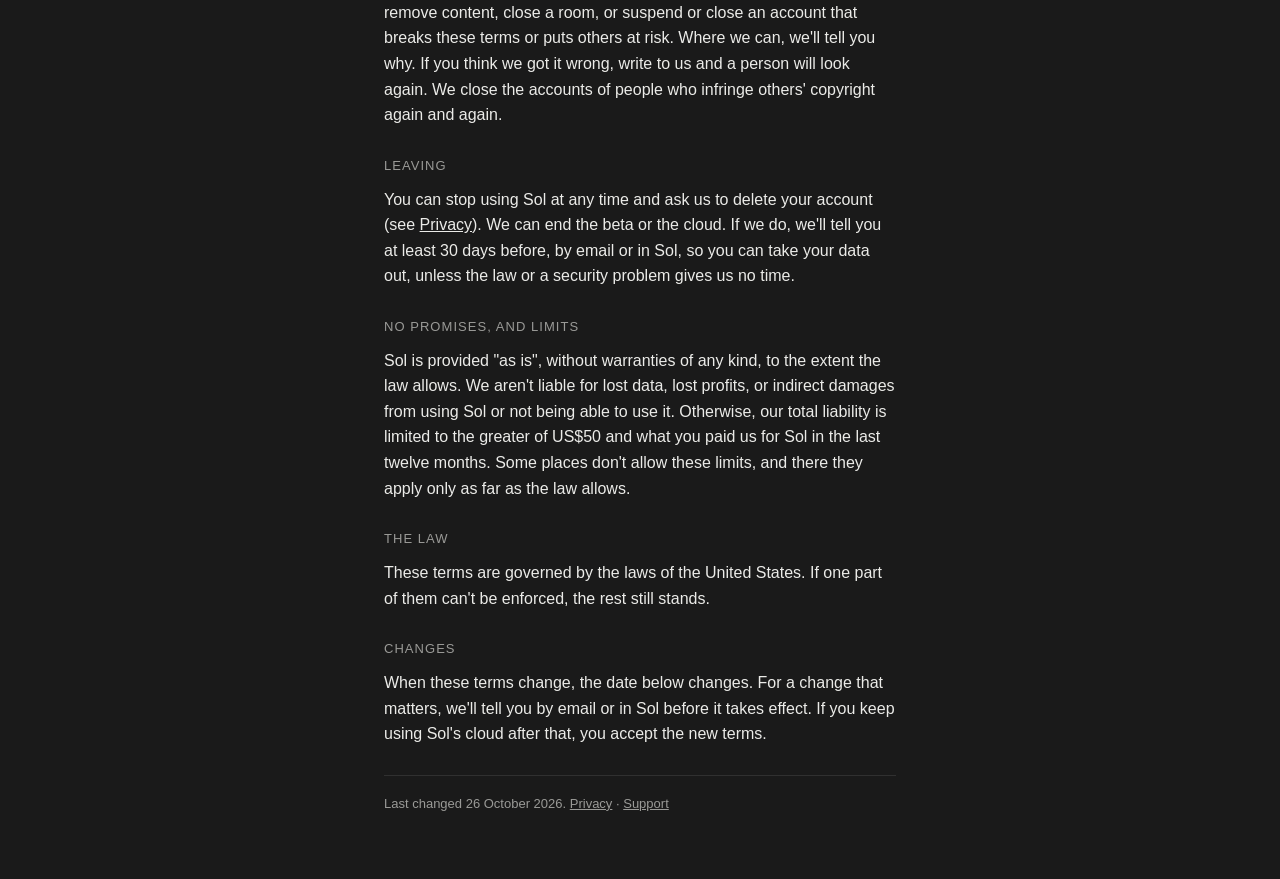
<file: beta/terms.html>
<!doctype html>
<html lang="en">
<head>
<meta charset="utf-8">
<meta name="viewport" content="width=device-width, initial-scale=1">
<title>Terms · Sol</title>
<meta name="description" content="The terms for using Sol and its cloud during the beta.">
<link rel="stylesheet" href="text.css">
</head>
<body>
<main>
  <nav><a class="home" href="./">Sol</a><a href="privacy.html">Privacy</a><a href="terms.html" aria-current="page">Terms</a><a href="support.html">Support</a></nav>

  <div>
    <h1>Terms of use</h1>
    <p class="lead">The rules for using Sol's cloud, in plain words. By signing in to it, you agree to them. Sol is in beta, and it is free while it is.</p>
  </div>

  <section>
    <h2>Who you are agreeing with</h2>
    <p>Sol is run by the team that makes it ("we"), not by a company yet; when one is formed, this line names it. You can reach us as <a href="support.html">Support</a> says.</p>
  </section>

  <section>
    <h2>Who can use Sol</h2>
    <ul>
      <li>You must be 13 or older, and old enough where you live to agree to this yourself (see <a href="privacy.html#age">Age</a>).</li>
      <li>One person, one account. Don't make accounts to get around a limit or a ban.</li>
      <li>Keep your computer and your Google account safe. What's done from your account is on you.</li>
    </ul>
  </section>

  <section>
    <h2>What Sol is, and what it isn't</h2>
    <ul>
      <li><b>Beta.</b> Sol is unfinished. Features change or go away, the cloud can be down, and data can be lost. Keep your own copy of anything that matters. Your code belongs in your GitHub, not in Sol.</li>
      <li><b>The cloud has limits.</b> A room holds 20 MB, a file 5 MB, a goal file 64 KB of text. Messages wait for an offline member for up to 7 days. Rooms are for working together, and they aren't storage.</li>
      <li><b>Your AI, your accounts.</b> Sol connects to AI services such as Claude and ChatGPT through your own accounts. You are responsible for following those services' terms, and for what you ask them to do. We don't pay for, resell or control them.</li>
      <li><b>The code.</b> You can read the Sol app's code in <a href="https://github.com/marcocyl04-ux/sol-beta">its repository</a>. All rights reserved: anyone may read it, but nobody may copy, change or redistribute it without our permission. These terms cover the service we run, and that notice covers the code.</li>
    </ul>
  </section>

  <section>
    <h2>Your content</h2>
    <p>What you put in Sol stays yours. To run the service, you let us store it, copy it to the other members of your rooms, and back it up. We don't use it for anything else, and we don't train AI on it.</p>
  </section>

  <section>
    <h2>Don't</h2>
    <ul>
      <li>Break the law, or help someone else break it.</li>
      <li>Harass, threaten or impersonate anyone, or share someone's private information without their permission.</li>
      <li>Post sexual content involving minors, content that promotes violence, or anything you don't have the right to share (someone else's copyrighted work, for example).</li>
      <li>Send spam or malware, or try to get into accounts, rooms or machines that aren't yours.</li>
      <li>Overload the cloud or get around its limits. Looking for security problems in good faith is welcome, as long as you follow the rules on <a href="support.html#security">Support</a>.</li>
    </ul>
  </section>

  <section>
    <h2>Reports, removal and suspension</h2>
    <p>Anyone can report a room or something in it (see <a href="support.html#report">Support</a>). We may remove content, close a room, or suspend or close an account that breaks these terms or puts others at risk. Where we can, we'll tell you why. If you think we got it wrong, write to us and a person will look again. We close the accounts of people who infringe others' copyright again and again.</p>
  </section>

  <section>
    <h2>Leaving</h2>
    <p>You can stop using Sol at any time and ask us to delete your account (see <a href="privacy.html">Privacy</a>). We can end the beta or the cloud. If we do, we'll tell you at least 30 days before, by email or in Sol, so you can take your data out, unless the law or a security problem gives us no time.</p>
  </section>

  <section>
    <h2>No promises, and limits</h2>
    <p>Sol is provided "as is", without warranties of any kind, to the extent the law allows. We aren't liable for lost data, lost profits, or indirect damages from using Sol or not being able to use it. Otherwise, our total liability is limited to the greater of US$50 and what you paid us for Sol in the last twelve months. Some places don't allow these limits, and there they apply only as far as the law allows.</p>
  </section>

  <section>
    <h2>The law</h2>
    <p>These terms are governed by the laws of the United States. If one part of them can't be enforced, the rest still stands.</p>
  </section>

  <section>
    <h2>Changes</h2>
    <p>When these terms change, the date below changes. For a change that matters, we'll tell you by email or in Sol before it takes effect. If you keep using Sol's cloud after that, you accept the new terms.</p>
  </section>

  <footer>Last changed 26 October 2026. <a href="privacy.html">Privacy</a> · <a href="support.html">Support</a></footer>
</main>
</body>
</html>
</file>
<file: style.css>
/* Sol's website: what every page shares. The look is the app's: glass black, pearl, the sunrise accent used sparingly. */
:root {
  --ink:rgba(255,255,255,.92); --dim:rgba(255,255,255,.58); --mute:rgba(255,255,255,.34); --hair:rgba(255,255,255,.08);
  --pearl:#efeae2; --bg:#030303;
  --acc:linear-gradient(90deg,#fd69b9,#ff2e4e,#fb7129,#f89b2a,#f4c82a);
  --live:#70df45;
  --ease:cubic-bezier(.2,.8,.2,1); --spring:cubic-bezier(.34,1.56,.64,1);
}
* { box-sizing:border-box; }
html { scroll-behavior:smooth; }
html,body { margin:0; background:var(--bg); color:var(--ink); font:16px/1.5 -apple-system,BlinkMacSystemFont,"SF Pro Text","Inter",sans-serif; -webkit-font-smoothing:antialiased; }
button { font:inherit; cursor:pointer; color:inherit; }
a { color:inherit; text-decoration:none; }
section { position:relative; }
.wrap { max-width:1240px; margin:0 auto; padding:0 6%; }

.kick { font-size:12px; letter-spacing:.16em; text-transform:uppercase; color:var(--mute); font-weight:500; }
.big { margin:10px 0 0; font-size:clamp(32px,4.6vw,62px); line-height:1.02; letter-spacing:-.04em; font-weight:600; }
.lede { color:var(--dim); font-size:17px; max-width:540px; margin:14px 0 0; }
.acc { background:var(--acc); -webkit-background-clip:text; background-clip:text; color:transparent; }

.dl { display:inline-flex; align-items:center; gap:10px; border:0; border-radius:999px; padding:15px 28px; background:var(--pearl); color:#000;
      font-weight:600; font-size:16px; transition:transform .25s var(--spring), box-shadow .3s; }
.dl:hover { transform:scale(1.04); box-shadow:0 0 44px rgba(255,120,60,.35); }
.dl svg { width:17px; height:17px; }
.dl.sm { padding:8px 16px; font-size:13.5px; } .dl.sm svg { width:13px; height:13px; }
.ghost { display:inline-flex; align-items:center; gap:8px; border:1px solid rgba(255,255,255,.2); background:rgba(255,255,255,.04); border-radius:999px; padding:9px 16px; font-size:14px; color:var(--ink); transition:background .2s, border-color .2s; }
.ghost:hover { background:rgba(255,255,255,.08); border-color:rgba(255,255,255,.32); }

/* the menu bar (nav.js fills it): a Mac's menu bar, with Sol's notch in the middle */
.menubar { position:fixed; z-index:100; top:0; left:0; right:0; height:36px; display:flex; align-items:center; justify-content:space-between; padding:0 14px;
           background:rgba(8,8,9,.62); backdrop-filter:blur(30px) saturate(1.4); -webkit-backdrop-filter:blur(30px) saturate(1.4); border-bottom:1px solid var(--hair); font-size:13.5px; }
.menubar .l, .menubar .r { display:flex; align-items:center; gap:2px; flex:1; }
.menubar .r { justify-content:flex-end; gap:14px; color:var(--dim); }
.menubar .me { display:flex; align-items:center; gap:7px; font-weight:650; padding:4px 10px 4px 4px; letter-spacing:-.01em; }
.menubar .me img { width:17px; height:17px; }
/* the notch, Sol's menu (nav.js sizes it on springs; the contents sit at the open size and the slab uncovers them) */
.menubar .notch { position:absolute; left:50%; top:0; transform:translateX(-50%); width:150px; height:30px; border-radius:0 0 16px 16px; background:#000;
                  overflow:hidden; cursor:pointer; outline:none; box-shadow:0 0 0 1px rgba(255,255,255,0); transition:border-radius .3s, box-shadow .3s; }
.menubar .notch.open { border-radius:0 0 26px 26px; cursor:default; box-shadow:0 30px 80px rgba(0,0,0,.6), 0 0 0 1px rgba(255,255,255,.07); }
.menubar .notch::after { content:""; position:absolute; inset:0; border-radius:inherit; padding:0 1px 1px; background:var(--acc); opacity:0; transition:opacity .3s; pointer-events:none;
                         -webkit-mask:linear-gradient(#000 0 0) content-box, linear-gradient(#000 0 0); -webkit-mask-composite:xor; mask-composite:exclude; }
.menubar .notch:hover::after, .menubar .notch:focus-visible::after { opacity:.7; } .menubar .notch.open::after { opacity:.35; }
/* the creature in the notch, as in the real one: small under the bar, a little larger and lower once it opens */
.menubar .notch .mark { position:absolute; left:50%; top:4px; width:22px; height:22px; margin-left:-11px; transition:transform .5s var(--spring); transform-origin:50% 0; animation:nbreathe 7s ease-in-out infinite; }
.menubar .notch.open .mark { transform:translateY(5px) scale(1.25); }
@keyframes nbreathe { 0%,100% { scale:1; } 50% { scale:1.06; } }
.menubar .notch .drop { position:absolute; top:0; left:50%; translate:-50% 0; width:min(452px, calc(100vw - 16px)); padding:48px 16px 14px; }
.menubar .notch .drop > * { opacity:0; translate:0 -10px; transition:opacity .14s, translate .14s; }
.menubar .notch.open .drop > *, .menubar .notch.open .tiles a { opacity:1; translate:0 0; transition:opacity .3s calc(.12s + var(--d,0) * 50ms), translate .4s var(--spring) calc(.12s + var(--d,0) * 50ms); }
.menubar .notch .hi { margin:0 0 10px; text-align:center; font-size:11.5px; letter-spacing:.14em; text-transform:uppercase; color:var(--mute); }
.menubar .notch .tiles { display:grid; grid-template-columns:repeat(3,1fr); gap:8px; opacity:1 !important; translate:none !important; }
.menubar .notch .tiles a { display:flex; flex-direction:column; gap:2px; padding:6px 6px 10px; border-radius:14px; color:var(--ink); opacity:0; translate:0 -10px;
                           transition:opacity .14s, translate .14s, background .2s; }
.menubar .notch .tiles a:hover { background:rgba(255,255,255,.07); }
.menubar .notch .pic { position:relative; display:block; aspect-ratio:12/7; border-radius:9px; overflow:hidden; background:#0c0c0c; border:1px solid var(--hair); margin-bottom:6px; }
.menubar .notch .pic svg, .menubar .notch .pic img { position:absolute; inset:0; width:100%; height:100%; object-fit:cover; transition:transform .8s var(--ease); }
.menubar .notch .tiles a:hover .pic svg, .menubar .notch .tiles a:hover .pic img { transform:scale(1.07); }
.menubar .notch .pic em { position:absolute; top:5px; left:5px; font:600 9.5px/1 -apple-system,sans-serif; font-style:normal; letter-spacing:.08em; text-transform:uppercase; padding:3px 6px; border-radius:999px; background:var(--acc); color:#000; }
.menubar .notch .pic .spin { transform-origin:60px 35px; animation:spin 4s linear infinite; }
@keyframes spin { to { transform:rotate(360deg); } }
.menubar .notch .tiles b { font-size:13px; font-weight:600; padding:0 2px; } .menubar .notch .tiles small { font-size:11.5px; color:var(--mute); padding:0 2px; }
@media (max-width:520px) { .menubar .notch .tiles { grid-template-columns:1fr 1fr; } .menubar .notch .tiles a:nth-child(3) { grid-column:span 2; } .menubar .notch .tiles a:nth-child(3) .pic { aspect-ratio:24/5; } }
@media (prefers-reduced-motion: reduce) { .menubar .notch *, .menubar .notch { transition:none !important; animation:none !important; } }
@keyframes blink { 0%,46%,50%,100% { transform:scaleY(1); } 48% { transform:scaleY(.1); } }
footer.foot { display:flex; justify-content:space-between; gap:20px; flex-wrap:wrap; font-size:13px; color:var(--mute); padding:40px 6% 50px; max-width:1240px; margin:0 auto; }
footer.foot > span:last-child { display:inline-flex; gap:18px; } footer.foot a:hover { color:var(--ink); }

/* a post card, used by the home page's blog strip and the blog page */
.post { position:relative; display:flex; flex-direction:column; border-radius:16px; overflow:hidden; border:1px solid var(--hair); background:rgba(255,255,255,.02);
        transition:border-color .3s, transform .5s var(--ease); }
.post:hover { border-color:rgba(255,255,255,.2); transform:translateY(-3px); }
.post .media { position:relative; aspect-ratio:16/10; overflow:hidden; background:#0b0b0b; }
.post .media > * { position:absolute; inset:0; width:100%; height:100%; object-fit:cover; transition:transform 1.2s var(--ease); }
.post:hover .media > * { transform:scale(1.05); }
.post .kind { position:absolute; z-index:2; top:12px; left:12px; font-size:11px; letter-spacing:.1em; text-transform:uppercase; padding:4px 9px; border-radius:999px;
              background:rgba(0,0,0,.55); backdrop-filter:blur(10px); color:var(--ink); display:flex; align-items:center; gap:6px; }
.post .kind i { width:6px; height:6px; border-radius:50%; background:var(--pearl); }
.post .kind.film i { background:#ff2e4e; }
.post .body { padding:16px 18px 18px; display:flex; flex-direction:column; gap:6px; flex:1; }
.post .body small { color:var(--mute); font-size:12px; }
.post .body b { font-size:19px; letter-spacing:-.02em; font-weight:600; line-height:1.2; }
.post .body p { margin:0; color:var(--dim); font-size:14px; }
.post.text .media { display:none; }
.post.text .body { justify-content:flex-end; min-height:220px; background:radial-gradient(ellipse at 0% 0%, rgba(255,255,255,.05), transparent 60%); }
.post.text .body b { font-size:24px; }

/* drawn covers, until the real stills exist */
.cov { background:#0b0b0b; }
.cov.dawn { background:radial-gradient(circle at 50% 78%, #ff5a3c 0, #8a1435 22%, #12060a 55%, #000 80%); }
.cov.glass { background:linear-gradient(135deg, rgba(255,255,255,.1), transparent 40%), radial-gradient(circle at 70% 30%, #f89b2a55, transparent 50%), #0a0a0a; }
.cov.blocks { background:repeating-linear-gradient(0deg, transparent 0 31px, rgba(255,255,255,.07) 31px 32px), repeating-linear-gradient(90deg, transparent 0 31px, rgba(255,255,255,.07) 31px 32px), #070707; }
.cov.three { background:radial-gradient(circle at 30% 50%, #efeae2 0 5%, transparent 5.5%), radial-gradient(circle at 50% 50%, #efeae2 0 5%, transparent 5.5%), radial-gradient(circle at 70% 50%, #efeae2 0 5%, transparent 5.5%), #0a0a0a; }
.cov.beta { background:conic-gradient(from 200deg at 50% 80%, #000, #3a1d0b, #f89b2a, #000 60%); }
.play { position:absolute !important; inset:auto !important; width:44px !important; height:44px !important; left:50% !important; top:50% !important; margin:-22px 0 0 -22px;
        border-radius:50%; background:rgba(255,255,255,.16); backdrop-filter:blur(12px); display:grid; place-items:center; font-size:13px; z-index:2; transform:none !important; }

.theater { position:fixed; inset:0; z-index:200; background:rgba(0,0,0,.94); display:none; place-items:center; }
.theater.on { display:grid; }
.theater video { width:min(84%,1200px); border-radius:14px; border:1px solid var(--hair); }
.theater .x { position:absolute; top:18px; right:24px; background:none; border:0; color:var(--dim); font-size:28px; }
</file>
<file: pillars.css>
/* The sun is still rising (pillars.js). Where Sol is going: three pillars on one foundation, the sun coming up behind.
   Customizable and Convenient stand lit (today, a first look); Personalizable is still forming (next).
   Everything is namespaced under .solpillars so it can drop into index.html beside the other sections. */
.solpillars {
  --sp-ink:var(--ink, rgba(255,255,255,.92)); --sp-dim:var(--dim, rgba(255,255,255,.58)); --sp-mute:var(--mute, rgba(255,255,255,.34));
  --sp-pearl:var(--pearl, #efeae2); --sp-bg:var(--bg, #030303);
  --sp-acc:linear-gradient(90deg,#fd69b9,#fb7129,#f4c82a);
  --sp-ease:var(--ease, cubic-bezier(.2,.8,.2,1)); --sp-spring:var(--spring, cubic-bezier(.34,1.56,.64,1));
  position:relative; height:520vh; background:var(--sp-bg); color:var(--sp-ink);
}
.solpillars .sp-stage { position:sticky; top:0; height:100vh; height:100svh; overflow:hidden; }
.solpillars canvas { position:absolute; inset:0; width:100%; height:100%; display:block; }
.solpillars .sp-fallback { position:absolute; inset:0; display:none;
  background:radial-gradient(circle at 64% 64%, #f4c82a 0 6%, #fb7129 6.4%, rgba(253,105,185,.25) 14%, transparent 34%), linear-gradient(#030303 30%, #2a0f1a 64%, #050405 64.2%); }
.solpillars.sp-nogl .sp-fallback { display:block; }

/* glass black behind the words, so nothing busy ever sits under text */
.solpillars .sp-scrim { position:absolute; inset:0; z-index:1; pointer-events:none;
  background:linear-gradient(90deg, rgba(3,3,3,.82) 0%, rgba(3,3,3,.7) 22%, rgba(3,3,3,.48) 32%, rgba(3,3,3,.24) 40%, rgba(3,3,3,.08) 47%, rgba(3,3,3,0) 54%); }

.solpillars .sp-head { position:absolute; left:6%; top:96px; z-index:3; margin:0; font-size:clamp(30px,3.4vw,48px); letter-spacing:-.04em; font-weight:600; line-height:1; }
.solpillars .sp-head span { display:inline-block; }

/* the story: the same build as road.js's .story / .st, the active beat open, the rest quiet */
.solpillars .sp-story { position:absolute; left:6%; top:56%; translate:0 -50%; width:min(30%, 400px); z-index:3; padding-left:26px; }
.solpillars .sp-rail { position:absolute; left:0; top:6px; bottom:6px; width:2px; border-radius:2px; background:rgba(255,255,255,.1); }
.solpillars .sp-rail b { display:block; width:100%; height:0; border-radius:2px; background:linear-gradient(#fd69b9,#fb7129,#f4c82a); }
.solpillars .sp-beat { padding:11px 0; opacity:.3; transition:opacity .5s; }
.solpillars .sp-beat h3 { margin:0; font-size:20px; line-height:1.1; letter-spacing:-.02em; font-weight:600; display:flex; align-items:center; gap:10px; flex-wrap:wrap;
  transition:font-size .6s var(--sp-ease), letter-spacing .6s; }
.solpillars .sp-beat p { margin:0; max-height:0; overflow:hidden; color:var(--sp-dim); font-size:16px; line-height:1.45; opacity:0;
  transition:max-height .6s var(--sp-ease), opacity .5s, margin .6s; }
.solpillars .sp-beat.on { opacity:1; }
.solpillars .sp-beat.on h3 { font-size:clamp(30px,3.2vw,46px); letter-spacing:-.04em; }
.solpillars .sp-beat.on p { max-height:140px; opacity:1; margin-top:14px; }
.solpillars .sp-beat.past { opacity:.5; }

/* status: plain words in a quiet pill, never small caps */
.solpillars .sp-chip { font-size:12px; font-weight:500; letter-spacing:0; padding:3px 10px; border-radius:999px; white-space:nowrap;
  border:1px solid rgba(239,234,226,.32); color:var(--sp-pearl); background:rgba(239,234,226,.05); transition:font-size .4s; }
.solpillars .sp-chip.next { border:1px dashed rgba(251,113,41,.6); color:#fbb37d; background:rgba(251,113,41,.06); }
.solpillars .sp-beat:not(.on) .sp-chip { font-size:11px; }

/* labels that ride on the scene: one per pillar, and the foundation's */
.solpillars .sp-tags { position:absolute; inset:0; z-index:2; pointer-events:none; }
.solpillars .sp-tag { position:absolute; left:0; top:0; will-change:transform; }
.solpillars .sp-tag > div { translate:-50% -100%; margin-top:-14px; opacity:0; transition:opacity .5s; display:flex; flex-direction:column; align-items:center; gap:6px; text-align:center; }
.solpillars .sp-tag.on > div { opacity:1; }
.solpillars .sp-tag b { font-size:15px; font-weight:600; letter-spacing:-.01em; padding:6px 13px; border-radius:999px; white-space:nowrap;
  background:rgba(12,12,13,.72); backdrop-filter:blur(16px); -webkit-backdrop-filter:blur(16px); border:1px solid rgba(255,255,255,.12); }
.solpillars .sp-tag small { font-size:12px; color:var(--sp-dim); white-space:nowrap; }
.solpillars .sp-tag.next small { color:#fbb37d; }
.solpillars .sp-tag i { font-style:normal; font-size:14px; color:var(--sp-ink); width:200px; max-height:0; opacity:0; overflow:hidden; line-height:1.35;
  transition:max-height .45s var(--sp-ease), opacity .35s; }
.solpillars .sp-tag.hover i { max-height:60px; opacity:1; }
.solpillars .sp-tag.hover b { border-color:rgba(239,234,226,.5); }
.solpillars .sp-ground > div { translate:-50% 0; margin-top:16px; }
.solpillars .sp-ground span { font-size:13px; color:var(--sp-dim); padding:5px 12px; border-radius:999px; white-space:nowrap;
  background:rgba(12,12,13,.66); backdrop-filter:blur(14px); -webkit-backdrop-filter:blur(14px); border:1px solid rgba(255,255,255,.1); transition:color .5s, border-color .5s; }
.solpillars .sp-ground span { display:inline-flex; align-items:center; gap:7px; }
.solpillars .sp-ground img { width:15px; height:15px; opacity:.85; }
.solpillars .sp-ground.lit span { color:var(--sp-ink); border-color:rgba(239,234,226,.32); }
.solpillars.sp-hovering .sp-stage { cursor:pointer; }

/* phones: the words on top over glass black, the scene underneath */
@media (max-width:900px) {
  .solpillars .sp-scrim { background:linear-gradient(rgba(3,3,3,.92) 0%, rgba(3,3,3,.75) 34%, rgba(3,3,3,0) 52%); }
  .solpillars .sp-head { top:64px; font-size:28px; }
  .solpillars .sp-story { left:6%; right:6%; width:auto; top:112px; translate:none; padding-left:0; padding-top:12px; }
  .solpillars .sp-rail { left:0; right:0; top:0; bottom:auto; width:auto; height:2px; }
  .solpillars .sp-rail b { height:100% !important; width:0; background:var(--sp-acc); }
  .solpillars .sp-beat { display:none; padding:6px 0; }
  .solpillars .sp-beat.on { display:block; }
  .solpillars .sp-beat.on h3 { font-size:28px; }
  .solpillars .sp-beat p { font-size:15.5px; }
  .solpillars .sp-beat.on p { margin-top:10px; }
  .solpillars .sp-tag > div { gap:3px; margin-top:-8px; }
  .solpillars .sp-tag b { font-size:12.5px; padding:4px 10px; }
  .solpillars .sp-tag small { font-size:10.5px; }
  .solpillars .sp-tag i { width:150px; font-size:13px; }
}

/* reduced motion: one still picture of the end state, every beat open */
.solpillars.sp-static { height:auto; }
.solpillars.sp-static .sp-stage { position:relative; height:auto; min-height:100vh; }
.solpillars.sp-static .sp-beat { opacity:1; }
.solpillars.sp-static .sp-beat h3 { font-size:24px; }
.solpillars.sp-static .sp-beat p { max-height:none; opacity:1; margin-top:8px; }
.solpillars.sp-static .sp-rail { display:none; }
.solpillars.sp-static .sp-story { top:170px; translate:none; padding-left:0; }
@media (max-width:900px) {
  .solpillars.sp-static .sp-beat { display:block; }
  .solpillars.sp-static .sp-story { position:relative; top:auto; left:auto; right:auto; padding:120px 6% 62vh; }
  .solpillars.sp-static .sp-scrim { background:linear-gradient(rgba(3,3,3,.92) 0%, rgba(3,3,3,.8) 50%, rgba(3,3,3,0) 70%); }
}
</file>
<file: demo.css>
/* Sol's window, as a live demo for the website (demo.js mounts it). Everything is under .soldemo so the page's own
   generic classes never reach in. The values are the app's: mac/src/face.css (the one material: the base colour at
   an opacity, every surface the base laid again at a step, every line and word the "on" colour at an opacity),
   work/work.css (the side, the rows, the rail), notch/notch.css (the slab, the capsules), palette.css (the hues). */

.soldemo { position: relative; width: 100%; overflow: hidden; contain: layout paint; -webkit-font-smoothing: antialiased; user-select: none; -webkit-user-select: none; }
.soldemo *, .soldemo *::before, .soldemo *::after { box-sizing: border-box; }
.soldemo .sd-canvas {
  /* the base: face.css defaults (black 0.78); demo.js tweens --bc / --ba for "warmer" */
  --bc: 0 0 0; --ba: .78;
  --on: 239 234 226;                 /* pearl #efeae2 */
  --side: rgb(var(--bc) / .10);
  --surface: rgb(var(--bc) / .25);
  --raised: rgb(var(--bc) / .40);
  --island: rgb(var(--bc) / .55);
  --pop: rgb(var(--bc) / .96);
  --shade: rgba(0,0,0,.55);
  --pop-shadow: 0 12px 40px -12px rgba(0,0,0,.6);
  --line: rgb(var(--on) / .07);
  --edge: rgb(var(--on) / .11);
  --ink: rgb(var(--on) / .92);
  --dim: rgb(var(--on) / .55);
  --mute: rgb(var(--on) / .32);
  --candy: #fd69b9; --heart: #ff2e4e; --orange: #fb7129; --amber: #f89b2a; --sun: #f4c82a; --green: #70df45; --ember: #fd302d;
  --glow: var(--candy);
  --sol: linear-gradient(90deg, #fd69b9, #ff2e4e, #fb7129, #f89b2a, #f4c82a);
  --r-s: 6px; --r: 10px; --r-l: 14px; --pill: 999px;
  --chat-text: 15px;
  --mono: ui-monospace, "SF Mono", Menlo, monospace;
  position: absolute; left: 0; top: 0; transform-origin: 0 0;
  font: 15px/1.55 -apple-system, BlinkMacSystemFont, "SF Pro Text", "Inter", "Helvetica Neue", sans-serif;
  color: var(--ink); letter-spacing: 0; text-align: left;
}
.soldemo button { font: inherit; color: inherit; margin: 0; }
.soldemo p, .soldemo h3, .soldemo h4 { margin: 0; }
.soldemo svg { display: block; }

/* ---- the desktop the glass sits over ---- */
.soldemo .sd-desk { position: absolute; inset: 0; border-radius: 22px; overflow: hidden; background: #050505; }
.soldemo .sd-desk i { position: absolute; border-radius: 50%; filter: blur(70px); opacity: .55; }
.soldemo .sd-desk i:nth-child(1) { width: 520px; height: 420px; left: -80px; top: 220px; background: radial-gradient(circle, #fd69b9 0, rgba(253,105,185,0) 70%); }
.soldemo .sd-desk i:nth-child(2) { width: 560px; height: 460px; right: -120px; top: -60px; background: radial-gradient(circle, #fb7129 0, rgba(251,113,41,0) 70%); opacity: .45; }
.soldemo .sd-desk i:nth-child(3) { width: 420px; height: 360px; left: 40%; bottom: -160px; background: radial-gradient(circle, #f4c82a 0, rgba(244,200,42,0) 70%); opacity: .28; }
/* still on purpose: anything moving under the window's 48 px backdrop blur makes every frame re-blur */

/* ---- the notch (notch.css): a black slab out of the top edge, the creature in it; springs in demo.js size it ---- */
.soldemo .sd-notch { position: absolute; left: 50%; top: 0; z-index: 20; width: 180px; height: 30px; translate: -50% 0; background: #000; border-radius: 0 0 16px 16px; overflow: hidden; cursor: pointer;
  box-shadow: 0 0 0 1px rgba(255,255,255,0); }
.soldemo .sd-notch.sd-open { box-shadow: 0 24px 60px -10px rgba(0,0,0,.8), 0 0 0 1px rgba(255,255,255,.06); }
.soldemo .sd-notch .sd-mark { position: absolute; left: 50%; top: 4px; width: 22px; height: 22px; margin-left: -11px; transform-origin: 50% 100%; }
.soldemo .sd-notch .sd-mark img { width: 100%; height: 100%; display: block; }
.soldemo .sd-notch .sd-saybox { position: absolute; left: 20px; top: 40px; width: 380px; display: flex; align-items: flex-start; gap: 12px; opacity: 0; }
.soldemo .sd-notch .sd-saytext { flex: 1; min-width: 0; }
.soldemo .sd-notch .sd-say { font: 13px/1.3 -apple-system, system-ui, sans-serif; color: #e9e6df; white-space: nowrap; overflow: hidden; text-overflow: ellipsis; }
.soldemo .sd-notch .sd-say b { font-weight: 600; }
.soldemo .sd-notch .sd-meta { margin-top: 3px; font: 11px/1.2 -apple-system, system-ui, sans-serif; color: #8a877f; white-space: nowrap; }
.soldemo .sd-notch .sd-btns { flex: none; display: flex; gap: 6px; }
.soldemo .sd-cbtn { font: 600 12px/1 -apple-system, system-ui, sans-serif; letter-spacing: .01em; white-space: nowrap; padding: 6px 11px; border-radius: 999px; border: 1px solid rgba(233,230,223,.5); background: transparent; color: #e9e6df; cursor: pointer; }
.soldemo .sd-cbtn.sd-first { background: #e9e6df; border-color: #e9e6df; color: #000; }

/* ---- the window: the base at its opacity over the desktop, blurred ---- */
.soldemo .sd-win { position: absolute; display: flex; flex-direction: column; border-radius: 12px; overflow: hidden;
  background: rgb(var(--bc) / var(--ba)); -webkit-backdrop-filter: blur(48px) saturate(1.2); backdrop-filter: blur(48px) saturate(1.2);
  box-shadow: inset 0 0 0 1px var(--edge), inset 0 1px 0 rgb(var(--on) / .08), 0 40px 90px -20px rgba(0,0,0,.85), 0 0 0 .5px rgba(0,0,0,.9); }
.soldemo .sd-warmth { position: absolute; inset: 0; pointer-events: none; opacity: 0; z-index: 0;
  background: radial-gradient(120% 80% at 50% 110%, rgba(251,113,41,.16), rgba(251,113,41,0) 60%), radial-gradient(80% 60% at 0% 0%, rgba(244,200,42,.07), rgba(244,200,42,0) 70%); }

/* the overlay title bar (face.css .bar): 44 px, the lights, then the side key and the session's name; the rail at the right */
.soldemo .sd-bar { position: relative; z-index: 3; flex: none; height: 44px; display: flex; align-items: center; gap: 8px; padding: 0 10px 0 16px; color: var(--dim); font-size: 12px; }
.soldemo .sd-lights { display: flex; gap: 8px; margin-right: 18px; }
.soldemo .sd-lights i { width: 12px; height: 12px; border-radius: 50%; background: #ff5f57; box-shadow: inset 0 0 0 .5px rgba(0,0,0,.25); }
.soldemo .sd-lights i:nth-child(2) { background: #febc2e; }
.soldemo .sd-lights i:nth-child(3) { background: #28c840; }
.soldemo .sd-barbtn { flex: none; display: grid; place-items: center; width: 28px; height: 28px; padding: 0; background: none; border: 1px solid transparent; border-radius: var(--r-s); color: var(--dim); cursor: pointer; }
.soldemo .sd-barbtn:hover { color: var(--ink); background: var(--raised); border-color: var(--line); }
.soldemo .sd-barbtn svg { width: 14px; height: 14px; }
.soldemo .sd-title { display: flex; align-items: baseline; gap: 10px; min-width: 0; padding-left: 6px; }
.soldemo .sd-title .sd-tt { color: var(--ink); font-size: 13px; white-space: nowrap; }
.soldemo .sd-title .sd-where { color: var(--mute); font-size: 12px; white-space: nowrap; }
.soldemo .sd-spacer { flex: 1; }
/* the rail (work.css .rail): a preset's row of buttons; its name quiet, a dot per preset */
.soldemo .sd-rail { display: flex; align-items: center; gap: 8px; }
.soldemo .sd-railname { color: rgb(var(--on) / .22); font-size: 11px; font-style: italic; white-space: nowrap; }
.soldemo .sd-raildots { display: flex; gap: 3px; margin: 0 2px 0 -3px; }
.soldemo .sd-raildots i { width: 9px; height: 14px; background: radial-gradient(circle, var(--line) 2px, transparent 2.5px); }
.soldemo .sd-raildots i.sd-on { background: radial-gradient(circle, var(--ink) 2px, transparent 2.5px); }
.soldemo .sd-word { position: relative; flex: none; display: inline-flex; align-items: center; gap: 6px; height: 26px; padding: 0 11px; background: none; border: 1px solid var(--line); border-radius: var(--pill); color: var(--dim); font-size: 12px; white-space: nowrap; cursor: pointer; }
.soldemo .sd-word:hover { color: var(--ink); border-color: var(--mute); }
.soldemo .sd-word svg { width: 12px; height: 12px; }
.soldemo .sd-slot { flex: none; display: flex; justify-content: flex-start; overflow: visible; width: 0; }
.soldemo .sd-new::after { content: ""; position: absolute; top: -2px; right: -2px; width: 6px; height: 6px; border-radius: 50%; background: var(--candy); box-shadow: 0 0 0 2px rgb(10 10 10); }
.soldemo .sd-barsep { flex: none; width: 1px; height: 16px; background: var(--line); }

.soldemo .sd-body { position: relative; z-index: 1; flex: 1; min-height: 0; }

/* ---- the side (face.css .side, work.css .wside): one glass panel, rounded at the corner that meets the talk ---- */
.soldemo .sd-side { position: absolute; top: 0; bottom: 0; left: 0; width: 272px; z-index: 4; display: flex; flex-direction: column; background: rgb(var(--on) / .022);
  border-top-right-radius: var(--r-l); box-shadow: inset -1px 0 0 var(--line); will-change: transform; }
.soldemo .sd-side.sd-right { border-top-right-radius: 0; border-top-left-radius: var(--r-l); box-shadow: inset 1px 0 0 var(--line); }
.soldemo .sd-side.sd-float { background: rgb(var(--bc) / .96); -webkit-backdrop-filter: blur(24px); backdrop-filter: blur(24px); box-shadow: inset 1px 0 0 var(--edge), -14px 0 32px -8px var(--shade); }
.soldemo .sd-shead { flex: none; display: flex; flex-direction: column; align-items: center; gap: 10px; padding: 10px 14px 8px; }
.soldemo .sd-brand { display: flex; align-items: center; gap: 8px; }
.soldemo .sd-brand img { width: 22px; height: 22px; }
.soldemo .sd-brand span { font-size: 14px; color: var(--ink); letter-spacing: .02em; }
/* the seat switch (face.css .seatsw): a lit capsule that slides */
.soldemo .sd-seatsw { position: relative; display: grid; grid-auto-flow: column; grid-auto-columns: 1fr; height: 26px; padding: 2px; background: var(--surface); box-shadow: inset 0 0 0 1px var(--line); border-radius: var(--pill); }
.soldemo .sd-shead .sd-seatsw { width: 100%; }
.soldemo .sd-seatsw .sd-thumb { position: absolute; top: 2px; bottom: 2px; left: 2px; border-radius: var(--pill); background: linear-gradient(180deg, rgb(255 255 255 / .2), rgb(255 255 255 / 0) 55%), rgb(var(--on) / .88); will-change: left, width; }
.soldemo .sd-seatsw button { position: relative; display: flex; align-items: center; justify-content: center; gap: 6px; min-width: 46px; padding: 0 10px; background: none; border: 0; border-radius: var(--pill); font-size: 12px; color: var(--dim); letter-spacing: .02em; cursor: pointer; transition: color .14s ease .05s; white-space: nowrap; }
.soldemo .sd-seatsw button.sd-on { color: rgb(var(--bc)); color: #0b0b0b; }
.soldemo .sd-seatsw button:not(.sd-on):hover { color: var(--ink); }
.soldemo .sd-seatsw button i { width: 8px; height: 8px; flex: none; background: var(--c, var(--candy)); box-shadow: inset 0 0 0 1.5px rgba(0,0,0,.25); }
/* new session (face.css .newc) and the search row (work.css .wfind) */
.soldemo .sd-newc { display: flex; align-items: center; gap: 8px; margin: 2px 10px 6px; padding: 7px 10px; background: var(--surface); border: 0; box-shadow: inset 0 1px 0 var(--edge); border-radius: var(--r); color: var(--ink); font-size: 13px; text-align: left; cursor: pointer; }
.soldemo .sd-newc:hover { background: var(--raised); }
.soldemo .sd-newc span { flex: 1; }
.soldemo .sd-newc kbd { font: inherit; font-size: 11px; color: var(--dim); }
.soldemo .sd-newc svg { width: 13px; height: 13px; }
.soldemo .sd-find { display: flex; align-items: center; gap: 7px; height: 36px; margin: 0 10px 4px; padding: 0 10px; background: var(--surface); box-shadow: inset 0 1px 0 var(--edge); border-radius: var(--r); color: var(--mute); font-size: 12.5px; }
.soldemo .sd-find svg { width: 12px; height: 12px; }
.soldemo .sd-find span { flex: 1; }
.soldemo .sd-list { flex: 1; min-height: 0; overflow: hidden; padding: 0 10px 16px; }
.soldemo .sd-group { display: flex; align-items: center; gap: 6px; margin: 8px 0 2px; padding: 6px 10px; font-size: 11px; letter-spacing: .08em; font-variant-caps: all-small-caps; color: var(--mute); }
.soldemo .sd-group small { margin-left: auto; font-size: 11px; font-variant-numeric: tabular-nums; }
.soldemo .sd-group svg { width: 12px; height: 12px; color: var(--dim); }
.soldemo .sd-row { position: relative; display: flex; width: 100%; align-items: center; gap: 8px; padding: 5px 8px 5px 10px; background: none; border: 0; border-radius: var(--r-s); color: var(--dim); font-size: 13px; text-align: left; cursor: pointer; transition: color .15s, background .15s; }
.soldemo .sd-row:hover { color: var(--ink); }
.soldemo .sd-row.sd-on { background: var(--raised); color: var(--ink); box-shadow: inset 0 1px 0 var(--edge); }
.soldemo .sd-row .sd-t { flex: 1; min-width: 0; overflow: hidden; text-overflow: ellipsis; white-space: nowrap; }
.soldemo .sd-row .sd-age { flex: none; font-size: 11px; color: var(--mute); font-variant-numeric: tabular-nums; }
.soldemo .sd-row .sd-age.sd-live { color: var(--ink); }
.soldemo .sd-row .sd-tag { flex: none; font-size: 10px; color: var(--dim); border: 1px solid var(--line); border-radius: var(--pill); padding: 0 5px; line-height: 14px; }
.soldemo .sd-row.sd-landed { animation: sd-rowin .5s cubic-bezier(.2,.8,.2,1) both; }
@keyframes sd-rowin { from { opacity: 0; transform: translateY(-6px); } }
/* a row's state (work.css .wst): a 5 px cell; the runner while it works */
.soldemo .sd-wst { flex: none; display: grid; place-items: center; width: 12px; height: 12px; }
.soldemo .sd-wst i { width: 5px; height: 5px; background: transparent; }
.soldemo .sd-wst.sd-unread i { background: var(--ink); }
.soldemo .sd-wst.sd-needs i { background: var(--glow); box-shadow: 0 0 6px var(--glow); }
.soldemo .sd-wst.sd-run i { width: 9px; height: 9px; background:
  linear-gradient(var(--ink), var(--ink)) 0 0 / 3px 3px no-repeat; animation: sd-runner .9s steps(1) infinite; opacity: .9; }
@keyframes sd-runner {
  0% { background-position: 0 0; } 12.5% { background-position: 3px 0; } 25% { background-position: 6px 0; } 37.5% { background-position: 6px 3px; }
  50% { background-position: 6px 6px; } 62.5% { background-position: 3px 6px; } 75% { background-position: 0 6px; } 87.5% { background-position: 0 3px; } }
.soldemo .sd-sfoot { flex: none; padding: 12px 14px 14px; }
.soldemo .sd-sfoot .sd-newc { margin: 0; color: var(--dim); }

/* ---- the talk ---- */
.soldemo .sd-main { position: absolute; top: 0; bottom: 0; left: 272px; right: 0; display: flex; flex-direction: column; min-width: 0; }
.soldemo .sd-talk { position: relative; flex: 1; min-height: 0; overflow-y: auto; scrollbar-width: none; padding: 14px 0 10px;
  -webkit-mask-image: linear-gradient(to bottom, transparent 0, #000 22px, #000 100%); mask-image: linear-gradient(to bottom, transparent 0, #000 22px, #000 100%); }
.soldemo .sd-talk::-webkit-scrollbar { display: none; }
.soldemo .sd-col { max-width: 700px; margin: 0 auto; padding: 0 28px; min-height: 100%; display: flex; flex-direction: column; justify-content: flex-end; }
.soldemo .sd-empty { position: absolute; inset: 0; display: flex; flex-direction: column; align-items: center; justify-content: center; gap: 16px; pointer-events: none; }
.soldemo .sd-empty img { width: 64px; height: 64px; filter: drop-shadow(0 10px 30px rgba(253,105,185,.25)); }
.soldemo .sd-empty p { font-size: 15px; color: var(--dim); }
.soldemo .sd-empty p b { font-weight: 500; color: var(--ink); }

/* his bubble (face.css .msg.me): the base laid again with a hairline, the tail corner small */
.soldemo .sd-merow { display: flex; justify-content: flex-end; margin: 8px 0 18px; }
.soldemo .sd-me { max-width: 78%; padding: 9px 14px; background: var(--surface); border: 1px solid var(--line); border-radius: var(--r-l); border-bottom-right-radius: var(--r-s); color: var(--ink); font-size: var(--chat-text); line-height: 1.5; transform-origin: 100% 100%; }
/* Sol's words, bare on the glass (face.css .msg.you) */
.soldemo .sd-you { margin: 0 0 16px; font-size: var(--chat-text); line-height: 1.6; color: var(--ink); }
.soldemo .sd-you .sd-w { opacity: 0; }
.soldemo .sd-you .sd-w.sd-in { opacity: 1; transition: opacity .25s ease; }
.soldemo .sd-you.sd-live::after { content: ""; display: inline-block; width: 12px; height: 6px; margin-left: 5px; vertical-align: 1px;
  background: linear-gradient(90deg, #0a0a0a 0 6px, #fff 6px 12px); animation: sd-eyeblink .9s steps(1) infinite; }
@keyframes sd-eyeblink { 50% { transform: scaleY(.167); } }

/* steps (face.css .steps): a stack of thin slabs; the running one lifted, its time in mono */
.soldemo .sd-steps { display: flex; flex-direction: column; gap: 4px; margin: 0 0 14px; font-size: 13px; color: var(--dim); overflow: hidden; }
.soldemo .sd-step { display: flex; align-items: center; gap: 10px; min-height: 36px; padding: 0 12px; background: var(--surface); border-radius: var(--r-s); box-shadow: inset 0 1px 0 var(--edge); transition: background .3s, color .3s, box-shadow .3s, translate .3s; }
.soldemo .sd-step.sd-running { background: var(--raised); box-shadow: inset 0 1px 0 rgb(var(--on) / .16), inset 0 0 0 1px var(--edge), 0 10px 24px -12px var(--shade); color: var(--ink); translate: 0 -1px; }
.soldemo .sd-step .sd-gl { flex: none; width: 16px; height: 16px; color: var(--mute); display: grid; place-items: center; }
.soldemo .sd-step.sd-running .sd-gl { color: var(--dim); }
.soldemo .sd-step .sd-gl svg { width: 14px; height: 14px; }
.soldemo .sd-step .sd-tx { flex: 1; min-width: 0; overflow: hidden; text-overflow: ellipsis; white-space: nowrap; }
.soldemo .sd-step .sd-tx b { font-weight: 500; color: var(--ink); }
.soldemo .sd-step .sd-el { font-family: var(--mono); font-size: 11px; color: var(--ink); font-variant-numeric: tabular-nums; }
.soldemo .sd-step .sd-st { flex: none; width: 10px; height: 10px; display: grid; place-items: center; }
.soldemo .sd-spin { display: block; width: 10px; height: 10px; border-radius: 50%; border: 1.5px solid var(--line); border-top-color: var(--glow); animation: sd-turn .9s linear infinite; }
@keyframes sd-turn { to { transform: rotate(360deg); } }
.soldemo .sd-check { width: 10px; height: 10px; color: var(--dim); }
/* the steps fold, when done, into one quiet line: where the answer came from */
.soldemo .sd-prov { display: flex; flex-wrap: wrap; align-items: center; gap: 6px 14px; margin: 0 0 8px; font-size: 12px; color: var(--mute); }
.soldemo .sd-prov span { display: inline-flex; align-items: center; gap: 6px; }
.soldemo .sd-prov i { width: 6px; height: 6px; background: var(--c, var(--mute)); }
.soldemo .sd-prov b { font-weight: 500; color: var(--dim); }

/* the desk card (face.css .dcard): the base laid again, a hairline, the title in small caps */
.soldemo .sd-card { position: relative; display: flex; flex-direction: column; gap: 12px; margin: 2px 0 18px; padding: 16px 18px 16px; background: var(--surface); border: 1px solid var(--line); border-radius: var(--r); box-shadow: inset 0 1px 0 var(--edge); font-size: 14px; color: var(--ink); overflow: hidden; }
.soldemo .sd-dtitle { display: flex; align-items: baseline; gap: 10px; font-size: 13px; font-weight: 500; letter-spacing: .06em; font-variant-caps: all-small-caps; color: var(--dim); }
.soldemo .sd-dtitle .sd-grow { flex: 1; }
.soldemo .sd-dtitle small { font-variant-caps: normal; letter-spacing: 0; font-size: 11.5px; color: var(--mute); font-weight: 400; }
.soldemo .sd-days { display: grid; grid-template-columns: repeat(5, 1fr); gap: 8px; }
.soldemo .sd-day { display: flex; flex-direction: column; gap: 6px; min-height: 98px; padding: 10px 10px 10px; background: var(--surface); border-radius: var(--r-s); box-shadow: inset 0 1px 0 var(--edge); }
.soldemo .sd-day h4 { font-size: 11px; font-weight: 600; letter-spacing: .08em; text-transform: uppercase; color: var(--mute); }
.soldemo .sd-day.sd-today h4 { color: var(--ink); }
.soldemo .sd-day p { display: flex; align-items: baseline; gap: 6px; font-size: 12.5px; line-height: 1.3; color: var(--ink); }
.soldemo .sd-day p i { flex: none; width: 5px; height: 5px; translate: 0 -1px; background: var(--c, var(--mute)); }
.soldemo .sd-day p.sd-big { font-weight: 600; }
.soldemo .sd-day p.sd-big i { background: var(--sol); width: 6px; height: 6px; }
.soldemo .sd-src { display: flex; align-items: center; gap: 12px; font-size: 11.5px; color: var(--mute); }
.soldemo .sd-src span { display: inline-flex; align-items: center; gap: 6px; }
.soldemo .sd-src i { width: 5px; height: 5px; background: var(--c, var(--mute)); }
.soldemo .sd-dbtn { flex: none; display: inline-flex; align-items: center; gap: 6px; padding: 5px 14px; background: var(--raised); border: 1px solid var(--line); border-radius: var(--pill); color: var(--ink); font-size: 12px; letter-spacing: .02em; cursor: pointer; transition: border-color .15s, transform .15s; }
.soldemo .sd-dbtn:hover { border-color: var(--dim); }
.soldemo .sd-dbtn:active { transform: scale(.96); }
.soldemo .sd-dbtn.sd-quiet { background: none; color: var(--dim); }

/* the runs tracker Sol made: a total, seven bars, the goal in cells (face.css .cells), a + that works */
.soldemo .sd-runs { max-width: 420px; }
.soldemo .sd-runs .sd-top { display: flex; align-items: flex-end; gap: 12px; }
.soldemo .sd-runs .sd-tot { font-size: 30px; font-weight: 600; letter-spacing: -.03em; line-height: 1; font-variant-numeric: tabular-nums; }
.soldemo .sd-runs .sd-tot small { margin-left: 4px; font-size: 13px; font-weight: 400; letter-spacing: 0; color: var(--dim); }
.soldemo .sd-runs .sd-top .sd-grow { flex: 1; }
.soldemo .sd-bars { display: grid; grid-template-columns: repeat(7, 1fr); gap: 10px; align-items: end; height: 84px; }
.soldemo .sd-bars .sd-b { position: relative; display: flex; flex-direction: column; justify-content: flex-end; height: 100%; }
.soldemo .sd-bars .sd-b span { display: block; width: 100%; height: 0; min-height: 3px; border-radius: 4px 4px 2px 2px; background: rgb(var(--on) / .78); transform-origin: 50% 100%; }
.soldemo .sd-bars .sd-b.sd-zero span { background: var(--line); }
.soldemo .sd-bars .sd-b.sd-today span { background: linear-gradient(180deg, var(--sun), var(--orange) 55%, var(--candy)); box-shadow: 0 0 18px -2px rgba(251,113,41,.45); }
.soldemo .sd-bars .sd-b em { position: absolute; left: 50%; translate: -50% 0; bottom: calc(var(--h, 0px) + 5px); font: 10.5px var(--mono); font-style: normal; color: var(--dim); opacity: 0; transition: opacity .2s; white-space: nowrap; }
.soldemo .sd-bars .sd-b.sd-today em, .soldemo .sd-bars:hover .sd-b em { opacity: 1; }
.soldemo .sd-dl { display: grid; grid-template-columns: repeat(7, 1fr); gap: 10px; margin-top: -6px; font-size: 10.5px; color: var(--mute); text-align: center; letter-spacing: .04em; }
.soldemo .sd-dl .sd-today { color: var(--ink); }
.soldemo .sd-cells { display: flex; flex-wrap: wrap; gap: 4px; align-items: center; }
.soldemo .sd-cells i { display: block; width: 6px; height: 6px; background: var(--line); transition: background .3s; }
.soldemo .sd-cells i.sd-got { background: var(--ink); }
.soldemo .sd-cells small { margin-left: 8px; font-size: 11.5px; color: var(--mute); }
.soldemo .sd-made { font-size: 11px; color: var(--mute); }

/* building: the card's shape before it is a card, a sheen running over it */
.soldemo .sd-skel { position: relative; max-width: 420px; height: 0; margin: 0 0 18px; border-radius: var(--r); border: 1px dashed var(--edge); overflow: hidden; }
.soldemo .sd-skel .sd-ln { position: absolute; left: 18px; height: 8px; border-radius: 4px; background: var(--line); }
.soldemo .sd-skel::after { content: ""; position: absolute; inset: 0; background: linear-gradient(100deg, transparent 20%, rgb(var(--on) / .07) 40%, rgba(253,105,185,.10) 50%, rgba(244,200,42,.07) 58%, transparent 75%); background-size: 250% 100%; animation: sd-sheen 1.3s linear infinite; }
@keyframes sd-sheen { from { background-position: 130% 0; } to { background-position: -30% 0; } }
.soldemo .sd-skel .sd-skb { position: absolute; bottom: 20px; width: 22px; border-radius: 4px 4px 2px 2px; background: var(--line); }

/* the ghost of a button flying to the shelf (work.css .railghost) */
.soldemo .sd-ghost { position: absolute; z-index: 30; display: inline-flex; align-items: center; gap: 6px; height: 26px; padding: 0 11px; background: var(--pop); border: 1px solid var(--mute); border-radius: var(--pill); box-shadow: var(--pop-shadow); color: var(--ink); font-size: 12px; pointer-events: none; white-space: nowrap; }
.soldemo .sd-ghost svg { width: 12px; height: 12px; }

/* ---- the box (face.css .ask-inner, .picker): one floating island, the line on top, the pills under ---- */
.soldemo .sd-ask { flex: none; padding: 0 0 18px; }
.soldemo .sd-askcol { max-width: 700px; margin: 0 auto; padding: 0 28px; }
.soldemo .sd-island { position: relative; display: flex; flex-direction: column; background: var(--island); border: 1px solid var(--edge); border-radius: 18px; box-shadow: inset 0 1px 0 var(--edge), 0 18px 40px -18px var(--shade); transition: box-shadow .15s; transform-origin: 50% 100%; }
.soldemo .sd-island.sd-focus { box-shadow: inset 0 1px 0 rgb(var(--on) / .16), inset 0 0 0 1px rgb(var(--on) / .12), 0 18px 40px -18px var(--shade); }
.soldemo .sd-line { position: relative; display: flex; align-items: flex-end; gap: 12px; min-height: 36px; padding: 14px 16px 0; }
.soldemo .sd-input { flex: 1; min-width: 0; height: 26px; resize: none; background: transparent; color: var(--ink); border: 0; outline: 0; font: inherit; font-size: 15px; line-height: 1.5; padding: 2px 0; user-select: text; -webkit-user-select: text; caret-color: var(--glow); }
.soldemo .sd-input::placeholder { color: var(--dim); }
.soldemo .sd-typed { position: absolute; left: 16px; right: 16px; top: 16px; font-size: 15px; line-height: 1.5; color: var(--ink); white-space: nowrap; overflow: hidden; pointer-events: none; }
.soldemo .sd-typed::after { content: ""; display: inline-block; width: 1.5px; height: 17px; margin-left: 1px; vertical-align: -3px; background: var(--glow); animation: sd-caret 1s steps(1) infinite; }
.soldemo .sd-typed:empty { display: none; }
@keyframes sd-caret { 50% { opacity: 0; } }
.soldemo .sd-send { flex: none; display: grid; place-items: center; width: 26px; height: 26px; margin: 0 -4px 0 0; padding: 0; border: 0; border-radius: 50%; background: rgb(var(--on) / .88); color: #0b0b0b; cursor: pointer; opacity: 0; transform: scale(.6); transition: opacity .18s, transform .25s cubic-bezier(.3,1.6,.5,1); }
.soldemo .sd-send.sd-on { opacity: 1; transform: none; }
.soldemo .sd-send svg { width: 12px; height: 12px; }
.soldemo .sd-picker { display: flex; align-items: center; gap: 8px; padding: 10px 12px 12px; font-size: 12px; white-space: nowrap; }
.soldemo .sd-picker .sd-seatsw button { min-width: 0; padding: 0 10px; }
.soldemo .sd-pill { flex: none; display: inline-flex; align-items: center; gap: 7px; height: 26px; padding: 0 11px; background: var(--surface); border: 0; box-shadow: inset 0 0 0 1px var(--line); border-radius: var(--pill); color: var(--dim); font-size: 12px; cursor: pointer; }
.soldemo .sd-pill:hover { color: var(--ink); }
.soldemo .sd-pill.sd-mono { font-family: var(--mono); font-size: 11.5px; letter-spacing: -.02em; }
.soldemo .sd-pill .sd-lv { display: flex; gap: 2px; }
.soldemo .sd-pill .sd-lv i { width: 3px; height: 8px; background: var(--mute); }
.soldemo .sd-pill .sd-lv i.sd-on { background: var(--ink); }
.soldemo .sd-grow { flex: 1; }
.soldemo .sd-icon { flex: none; display: grid; place-items: center; width: 26px; height: 26px; color: var(--dim); border-radius: var(--r-s); }
.soldemo .sd-icon svg { width: 14px; height: 14px; }
.soldemo .sd-health { flex: none; display: inline-flex; gap: 3px; align-items: center; }
.soldemo .sd-health i { width: 4px; height: 4px; background: var(--dim); }
.soldemo .sd-status { flex: none; width: 18px; height: 18px; }
.soldemo .sd-status img { width: 100%; height: 100%; }

/* ---- compact: a phone-width canvas; the side floats in from the edge the way an unpinned side does ---- */
.soldemo.compact .sd-side { width: 240px; }
.soldemo.compact .sd-main { left: 0; }
.soldemo.compact .sd-col, .soldemo.compact .sd-askcol { padding: 0 16px; }
.soldemo.compact .sd-hide-c { display: none !important; }
.soldemo.compact .sd-days { grid-template-columns: repeat(5, minmax(0, 1fr)); gap: 5px; }
.soldemo.compact .sd-day { padding: 8px 7px; min-height: 92px; }
.soldemo.compact .sd-day p { font-size: 11.5px; }
.soldemo.compact .sd-day p i { display: none; }
.soldemo.compact .sd-lights { margin-right: 6px; }
.soldemo.compact .sd-notch .sd-saybox { width: 300px; }

@media (prefers-reduced-motion: reduce) {
  .soldemo .sd-desk i, .soldemo .sd-skel::after, .soldemo .sd-wst.sd-run i, .soldemo .sd-spin, .soldemo .sd-you.sd-live::after, .soldemo .sd-typed::after { animation: none !important; }
}
.soldemo.compact .sd-picker { gap: 6px; padding: 10px 10px 12px; }
.soldemo.compact .sd-picker .sd-seatsw button { padding: 0 7px; gap: 4px; }
</file>
<file: cowork.css>
/* Sol's Cowork, as a live demo for the website (cowork.js mounts it). Copied from the app's own look:
   mac/src/face.css (the glass: one black base at 0.78, every surface the same black laid again at a step, every line and
   word the "on" colour at an opacity), cowork/room.css (the room: people strip, goal, tiles, what happened, the box),
   cowork/cowork.css (the action board's columns and cards, the bar card), cowork/talk.css (the talk), cowork/tools.css
   (polls and the decision log). Everything is scoped under .solcowork and prefixed sc- so the site's own classes never
   touch it. */
.solcowork {
  --sc-on: 239, 234, 226;                       /* pearl #efeae2 */
  --sc-base: rgba(0, 0, 0, .78);
  --sc-page: rgba(0, 0, 0, .10);
  --sc-side: rgba(0, 0, 0, .10);
  --sc-surface: rgba(0, 0, 0, .25);
  --sc-raised: rgba(0, 0, 0, .40);
  --sc-island: rgba(0, 0, 0, .55);
  --sc-pop: rgba(10, 9, 9, .96);
  --sc-pop-shadow: 0 12px 40px -12px rgba(0, 0, 0, .6);
  --sc-shade: rgba(0, 0, 0, .55);
  --sc-line: rgba(var(--sc-on), .07);
  --sc-edge: rgba(var(--sc-on), .11);
  --sc-ink: rgba(var(--sc-on), .94);
  --sc-dim: rgba(var(--sc-on), .56);
  --sc-mute: rgba(var(--sc-on), .32);
  --sc-r-s: 6px; --sc-r: 10px; --sc-r-l: 14px; --sc-pill: 999px;
  --sc-mono: ui-monospace, "SF Mono", SFMono-Regular, Menlo, monospace;
  --sc-sol: linear-gradient(90deg, #fd69b9, #ff2e4e, #fb7129, #f89b2a, #f4c82a);
  position: relative; display: block; width: 100%; overflow: hidden; contain: layout paint;
  font: 15px/1.55 -apple-system, BlinkMacSystemFont, "SF Pro Text", "Helvetica Neue", "Inter", sans-serif;
  color: var(--sc-ink); -webkit-font-smoothing: antialiased; text-align: left; user-select: none; -webkit-user-select: none;
}
.solcowork *, .solcowork *::before, .solcowork *::after { box-sizing: border-box; }
.solcowork :is(h1, h2, h3, h4, h5, p, ul, ol, li, figure) { margin: 0; padding: 0; }
.solcowork :is(h1, h2, h3, h4, h5) { font: inherit; text-transform: none; letter-spacing: normal; color: inherit; background: none; -webkit-text-fill-color: currentColor; }
.solcowork [hidden] { display: none !important; }
.solcowork ul { list-style: none; }
.solcowork button { font: inherit; color: inherit; background: none; border: 0; padding: 0; margin: 0; cursor: pointer; text-align: inherit; }
.solcowork button:focus-visible, .solcowork input:focus-visible { outline: 2px solid var(--sc-ink); outline-offset: 2px; }
.solcowork svg { display: block; overflow: visible; }
.solcowork b { font-weight: 600; }

/* ---- the canvas: a fixed design size, scaled to the element's width ---- */
.solcowork .sc-canvas { position: absolute; left: 0; top: 0; transform-origin: 0 0; }
.solcowork .sc-win {
  position: absolute; inset: 0; display: flex; flex-direction: column; overflow: hidden; border-radius: 14px;
  /* the desktop under the glass (the maps' wallpaper: violet at the top left, warm brown at the bottom right) */
  background:
    radial-gradient(120% 90% at 100% 100%, rgba(156, 112, 64, .55), transparent 60%),
    radial-gradient(90% 80% at 0% 0%, rgba(88, 72, 130, .45), transparent 65%),
    linear-gradient(160deg, #2c2638, #3a2f3b 55%, #5a4632);
  box-shadow: 0 0 0 1px rgba(255, 255, 255, .08), 0 40px 90px -30px rgba(0, 0, 0, .8), 0 0 0 .5px rgba(0, 0, 0, .9);
}
.solcowork .sc-win::before { content: ""; position: absolute; inset: 0; background: var(--sc-base); pointer-events: none; opacity: .32; }
/* face.css .space: the faint dot grid on the paper */
.solcowork .sc-win::after { content: ""; position: absolute; inset: 0; pointer-events: none; opacity: .5;
  background-image: radial-gradient(rgba(var(--sc-on), .05) 1px, transparent 1.2px); background-size: 16px 16px; }
.solcowork .sc-win > * { position: relative; z-index: 1; }

/* ---- the bar (face.css .bar, room.css .rm-fy-pill) ---- */
.solcowork .sc-bar { height: 44px; flex: none; display: flex; align-items: center; gap: 8px; padding: 0 12px 0 18px; color: var(--sc-dim); font-size: 12px; z-index: 6; }
.solcowork .sc-lights { display: flex; gap: 8px; margin-right: 22px; }
.solcowork .sc-lights i { width: 12px; height: 12px; border-radius: 50%; background: #ff5f57; box-shadow: inset 0 0 0 .5px rgba(0, 0, 0, .25); }
.solcowork .sc-lights i:nth-child(2) { background: #febc2e; }
.solcowork .sc-lights i:nth-child(3) { background: #28c840; }
.solcowork .sc-title { display: flex; align-items: baseline; gap: 10px; font-size: 13px; color: var(--sc-ink); white-space: nowrap; }
.solcowork .sc-title span { color: var(--sc-mute); }
.solcowork .sc-spacer { flex: 1; }
.solcowork .sc-fy { position: relative; display: inline-flex; align-items: center; gap: 7px; height: 26px; padding: 0 12px 0 10px; border-radius: var(--sc-pill); background: #000; color: #e9e6df; font-size: 12px; white-space: nowrap; }
.solcowork .sc-fy img { width: 13px; height: 13px; }
.solcowork .sc-me { font: 11.5px var(--sc-mono); color: var(--sc-dim); margin: 0 6px; white-space: nowrap; }
.solcowork .sc-teamw { font-style: italic; color: var(--sc-mute); }
.solcowork .sc-tabs { display: flex; gap: 6px; }
.solcowork .sc-tab { height: 24px; padding: 0 11px; border-radius: var(--sc-pill); box-shadow: inset 0 0 0 1px var(--sc-line); color: var(--sc-mute); font-size: 12px; white-space: nowrap; transition: color .2s, box-shadow .2s; }
.solcowork .sc-tab:hover { color: var(--sc-ink); }
.solcowork .sc-tab.on { color: var(--sc-ink); box-shadow: inset 0 0 0 1px var(--sc-dim); }
.solcowork .sc-dots { display: flex; flex-direction: column; gap: 2.5px; padding: 0 4px 0 8px; }
.solcowork .sc-dots i { width: 3px; height: 3px; border-radius: 50%; background: var(--sc-dim); }

/* ---- the bar card (cowork.css .cbarcard / .gcard): one black goo card hanging on a neck under for-you ---- */
.solcowork .sc-barcard { position: absolute; top: 34px; right: 12px; z-index: 20; display: flex; flex-direction: column; align-items: flex-end; pointer-events: none; transform-origin: 100% 0; }
.solcowork .sc-barcard[hidden] { display: none; }
.solcowork .sc-neck { width: 30px; height: 14px; margin-right: var(--neck, 280px); background: #000;
  -webkit-mask: radial-gradient(10px 12px at 0 0, transparent 98%, #000) top left / 51% 100% no-repeat, radial-gradient(10px 12px at 100% 0, transparent 98%, #000) top right / 51% 100% no-repeat;
  mask: radial-gradient(10px 12px at 0 0, transparent 98%, #000) top left / 51% 100% no-repeat, radial-gradient(10px 12px at 100% 0, transparent 98%, #000) top right / 51% 100% no-repeat; }
.solcowork .sc-gcard { pointer-events: auto; display: flex; align-items: center; gap: 10px; margin-top: -1px; padding: 7px 8px 7px 16px; background: #000; border-radius: 18px; color: #e9e6df; font-size: 12.5px; box-shadow: 0 10px 30px -10px rgba(0, 0, 0, .7); white-space: nowrap; }
.solcowork .sc-gcard .from { color: rgba(233, 230, 223, .55); font-size: 11px; }
.solcowork .sc-gcard .t { display: flex; align-items: center; gap: 8px; }
.solcowork .sc-gcard .t small { color: rgba(233, 230, 223, .55); font-size: 11px; display: inline-flex; align-items: center; gap: 5px; }
.solcowork .sc-gbtn { height: 26px; padding: 0 13px; border-radius: var(--sc-pill); background: #e9e6df; color: #000; font-size: 12.5px; font-weight: 600; }
.solcowork .sc-gbtn.ghost { background: none; box-shadow: inset 0 0 0 1px rgba(233, 230, 223, .4); color: #e9e6df; font-weight: 500; }
.solcowork .sc-gbtn.ghost:hover { box-shadow: inset 0 0 0 1px rgba(233, 230, 223, .75); }

/* ---- the body ---- */
.solcowork .sc-body { flex: 1; min-height: 0; display: flex; }

/* ---- the side (face.css .side, .newc, .group, .row; cowork.css .cside) ---- */
.solcowork .sc-side { flex: none; width: 240px; display: flex; flex-direction: column; background: rgba(0, 0, 0, .16); border-top-right-radius: var(--sc-r-l); padding-bottom: 12px; }
.solcowork .sc-crea { display: flex; align-items: flex-end; justify-content: center; gap: 12px; padding: 12px 0 10px; }
.solcowork .sc-crea img { width: 34px; height: 34px; }
.solcowork .sc-seg { display: flex; margin: 0 14px 10px; padding: 2px; border-radius: var(--sc-pill); background: rgba(0, 0, 0, .3); font-size: 13px; }
.solcowork .sc-seg span { flex: 1; text-align: center; padding: 2px 0; border-radius: var(--sc-pill); color: var(--sc-dim); }
.solcowork .sc-seg span.on { background: #e9e6df; color: #111; }
.solcowork .sc-newc { display: flex; align-items: center; gap: 9px; margin: 2px 10px 6px; padding: 7px 10px; background: var(--sc-surface); box-shadow: inset 0 1px 0 var(--sc-edge); border-radius: var(--sc-r); color: var(--sc-ink); font-size: 13px; }
.solcowork .sc-newc i { font-style: normal; font-size: 16px; line-height: 1; color: var(--sc-ink); width: 12px; text-align: center; }
.solcowork .sc-group { display: flex; align-items: center; gap: 6px; margin: 10px 10px 2px; padding: 4px 10px; font-size: 11px; letter-spacing: .08em; font-variant-caps: all-small-caps; color: var(--sc-mute); }
.solcowork .sc-group::before { content: ""; width: 0; height: 0; border-left: 3.5px solid transparent; border-right: 3.5px solid transparent; border-top: 4.5px solid var(--sc-mute); }
.solcowork .sc-group small { margin-left: auto; font-size: 11px; font-variant-numeric: tabular-nums; }
.solcowork .sc-row { position: relative; display: flex; align-items: center; gap: 9px; width: calc(100% - 20px); margin: 0 10px; padding: 6px 10px; border-radius: var(--sc-r-s); color: var(--sc-dim); font-size: 13px; white-space: nowrap; }
.solcowork button.sc-row:hover { color: var(--sc-ink); }
.solcowork .sc-row.on { color: var(--sc-ink); background: var(--sc-surface); }
.solcowork .sc-row .t { flex: 1; min-width: 0; overflow: hidden; text-overflow: ellipsis; }
.solcowork .sc-row .t span { color: var(--sc-mute); }
.solcowork .sc-row .w { flex: none; max-width: 52%; overflow: hidden; text-overflow: ellipsis; font-size: 11px; color: var(--sc-mute); transition: color .3s; }
.solcowork .sc-row .w.lit { color: var(--sc-ink); }
.solcowork .sc-row kbd { font: inherit; font-size: 10.5px; color: var(--sc-mute); }
.solcowork .sc-row.person { padding-top: 5px; padding-bottom: 5px; }
.solcowork .sc-sidefoot { margin-top: auto; padding: 0 20px; display: flex; align-items: center; gap: 7px; font: 10.5px var(--sc-mono); color: var(--sc-mute); letter-spacing: .02em; }
.solcowork .sc-sidefoot i { width: 6px; height: 6px; border-radius: 50%; background: #70df45; box-shadow: 0 0 0 0 rgba(112, 223, 69, .5); animation: sc-live 2.4s ease-out infinite; }
.solcowork .sc-sidefoot.paused i { background: var(--sc-mute); animation: none; }

/* ---- a person's mark (bits.tsx Who): their family's bud, a droplet on the shoulder while their agent works ---- */
.solcowork .sc-who { position: relative; flex: none; display: inline-flex; line-height: 0; }
.solcowork .sc-who > svg, .solcowork .sc-who > img { width: 100%; height: 100%; }
.solcowork .sc-who .sc-st { position: absolute; right: -38%; bottom: -26%; width: 62%; height: 62%; min-width: 9px; min-height: 9px; }
.solcowork .sc-who.working::before { content: ""; position: absolute; inset: -18%; border-radius: 50%; background: var(--fam, #fff); opacity: 0; filter: blur(3px); animation: sc-pulse 1.8s ease-out infinite; }
.solcowork .sc-drop { width: 100%; height: 100%; }
.solcowork .sc-drop .spin { transform-box: view-box; transform-origin: 50% 50%; animation: sc-spin 4.2s linear infinite; }
.solcowork .sc-drop .breath { transform-box: view-box; transform-origin: 50% 50%; animation: sc-breath 1.4s ease-in-out infinite alternate; }

/* ---- the stage ---- */
.solcowork .sc-stage { flex: 1; min-width: 0; position: relative; }
.solcowork .sc-view { position: absolute; inset: 0; display: flex; }
.solcowork .sc-view[hidden] { display: none; }

/* the room (room.css): a centre, and a right column of what happened and talk */
.solcowork .sc-room { display: grid; grid-template-columns: minmax(0, 1fr) 340px; }
.solcowork .sc-centre { min-width: 0; min-height: 0; display: flex; flex-direction: column; padding: 0 28px 18px; }
.solcowork .sc-strip { flex: none; display: flex; gap: 4px; height: 64px; align-items: center; border-bottom: 1px solid var(--sc-line); margin: 0 -28px; padding: 0 20px; }
.solcowork .sc-worker { flex: 0 1 260px; min-width: 0; display: flex; align-items: center; gap: 12px; padding: 6px 10px 6px 6px; border-radius: var(--sc-r-s); }
.solcowork .sc-worker:hover { background: var(--sc-surface); }
.solcowork .sc-worker .tx { min-width: 0; display: flex; flex-direction: column; line-height: 1.3; }
.solcowork .sc-worker .n { font-size: 13px; font-weight: 600; white-space: nowrap; }
.solcowork .sc-worker .n span { font-weight: 400; color: var(--sc-dim); }
.solcowork .sc-worker .l { font-size: 12px; color: var(--sc-dim); white-space: nowrap; overflow: hidden; text-overflow: ellipsis; transition: color .3s; }
.solcowork .sc-worker .l.lit { color: var(--sc-ink); }
.solcowork .sc-main { flex: 1; min-height: 0; position: relative; }
.solcowork .sc-home, .solcowork .sc-page { position: absolute; inset: 0; display: flex; flex-direction: column; }
.solcowork .sc-page { overflow-y: auto; padding: 14px 0 12px; scrollbar-width: none; }
.solcowork .sc-page::-webkit-scrollbar { display: none; }
.solcowork .sc-page > * { flex-shrink: 0; }
.solcowork .sc-goal { flex: none; display: flex; align-items: center; gap: 14px; min-height: 62px; margin: 18px 0 0; padding: 10px 18px 10px 14px; border: 1px solid var(--sc-line); border-radius: var(--sc-r); background: var(--sc-surface); width: 100%; }
.solcowork .sc-goal:hover { background: var(--sc-raised); }
.solcowork .sc-goal .gk { font: 11px var(--sc-mono); color: var(--sc-dim); letter-spacing: .06em; }
.solcowork .sc-goal .gtx { min-width: 0; display: flex; flex-direction: column; }
.solcowork .sc-goal .gt { font-size: 19px; font-weight: 600; line-height: 1.2; white-space: nowrap; overflow: hidden; text-overflow: ellipsis; }
.solcowork .sc-goal .gs { font-size: 12px; color: var(--sc-dim); margin-top: 3px; }
.solcowork .sc-goal .op { margin-left: auto; flex: none; font-size: 13px; }
.solcowork .sc-gh { flex: none; display: flex; align-items: baseline; gap: 12px; margin: 22px 0 4px; min-width: 0; }
.solcowork .sc-gh b { font-size: 15px; white-space: nowrap; }
.solcowork .sc-gh span { font-size: 12.5px; color: var(--sc-dim); overflow: hidden; text-overflow: ellipsis; white-space: nowrap; }
.solcowork .sc-gridwrap { flex: 1; min-height: 0; margin: 0 -16px; padding: 18px 16px 10px; overflow: hidden; }
.solcowork .sc-grid { display: grid; grid-template-columns: repeat(4, minmax(0, 1fr)); gap: 16px; }
.solcowork .sc-tile { position: relative; aspect-ratio: 1; min-width: 0; border-radius: var(--sc-r-l); background: var(--sc-surface); border: 1px solid var(--sc-line); }
.solcowork .sc-tile::after { content: ""; position: absolute; inset: -1px; border-radius: inherit; padding: 2px; background: var(--fam, transparent); pointer-events: none; opacity: 0; transition: opacity .5s;
  -webkit-mask: linear-gradient(#000 0 0) content-box, linear-gradient(#000 0 0); -webkit-mask-composite: xor; mask-composite: exclude; }
.solcowork .sc-tile.in::after { opacity: 1; }
.solcowork .sc-tile.add { background: none; border: 1.5px dashed var(--sc-mute); }
.solcowork .sc-tile-in { position: absolute; inset: 0; display: flex; flex-direction: column; align-items: flex-start; padding: 15px 15px 13px; border-radius: inherit; transition: transform .25s cubic-bezier(.2, .8, .2, 1); }
.solcowork .sc-tile-in:hover { transform: translateY(-2px); }
.solcowork .sc-tile .nm { margin-top: auto; font-size: 14px; font-weight: 600; line-height: 1.3; display: -webkit-box; -webkit-line-clamp: 2; -webkit-box-orient: vertical; overflow: hidden; }
.solcowork .sc-tile.add .nm { color: var(--sc-dim); font-weight: 500; }
.solcowork .sc-tile .wh { font-size: 11.5px; color: var(--sc-dim); line-height: 1.35; margin-top: 3px; display: -webkit-box; -webkit-line-clamp: 2; -webkit-box-orient: vertical; overflow: hidden; }
.solcowork .sc-tile .wh.now { color: var(--sc-ink); font-weight: 500; }
.solcowork .sc-tag { position: absolute; top: 9px; right: 11px; font: 9.5px var(--sc-mono); letter-spacing: .08em; text-transform: uppercase; color: var(--sc-mute); }
.solcowork .sc-tile.in .sc-tag { display: none; }
.solcowork .sc-hand { position: absolute; top: -13px; right: -10px; z-index: 2; width: 28px; height: 28px; opacity: 0; transform: scale(.4); }
.solcowork .sc-tile.in .sc-hand { opacity: 1; transform: none; }
.solcowork .sc-hand .neck { position: absolute; right: 14px; top: 12px; width: 12px; height: 12px; border-radius: 50%; background: var(--fam); filter: blur(.4px); z-index: -1; }
.solcowork .sc-glyph { display: block; image-rendering: pixelated; shape-rendering: crispEdges; }
.solcowork .sc-flash { animation: sc-flash 1.2s ease-out; }

.solcowork .sc-box { flex: none; display: flex; align-items: center; gap: 10px; min-height: 48px; margin-top: 10px; padding: 0 16px; background: var(--sc-island); border: 1px solid var(--sc-edge); border-radius: 18px; box-shadow: inset 0 1px 0 var(--sc-edge), 0 18px 40px -18px var(--sc-shade); font-size: 13.5px; color: var(--sc-dim); }
.solcowork .sc-box span { flex: 1; min-width: 0; overflow: hidden; white-space: nowrap; text-overflow: ellipsis; }
.solcowork .sc-box .k { flex: none; font-size: 12px; color: var(--sc-mute); }

/* the right column: what happened, then talk */
.solcowork .sc-right { min-height: 0; display: grid; grid-template-rows: minmax(0, 50fr) minmax(0, 50fr); background: rgba(0, 0, 0, .14); border-left: 1px solid var(--sc-line); }
.solcowork .sc-feed { min-height: 0; display: flex; flex-direction: column; }
.solcowork .sc-fh { flex: none; display: flex; justify-content: space-between; align-items: baseline; padding: 16px 20px 10px; border-bottom: 1px solid var(--sc-line); }
.solcowork .sc-fh b { font-size: 14px; }
.solcowork .sc-fh span { font: 11px var(--sc-mono); color: var(--sc-dim); }
.solcowork .sc-flist { flex: 1; min-height: 0; overflow: hidden; padding: 0 20px; }
.solcowork .sc-flist li { display: grid; grid-template-columns: 44px 1fr; gap: 8px; padding: 9px 0; border-bottom: 1px solid var(--sc-line); font-size: 13px; line-height: 1.42; }
.solcowork .sc-flist time { font: 11.5px var(--sc-mono); color: var(--sc-dim); padding-top: 2px; }
.solcowork .sc-flist .sc-who { margin-right: 7px; vertical-align: -2px; }
.solcowork .sc-flist .q { color: var(--sc-dim); }
.solcowork .sc-flist li.fresh { background: linear-gradient(90deg, rgba(var(--sc-on), .06), transparent 70%); margin: 0 -20px; padding-left: 20px; padding-right: 20px; }

.solcowork .sc-talk { min-height: 0; display: flex; flex-direction: column; border-top: 1px solid var(--sc-line); padding: 12px 20px 16px; }
.solcowork .sc-threads { flex: none; display: flex; gap: 6px; margin-bottom: 8px; }
.solcowork .sc-thread { height: 24px; padding: 0 11px; border: 1px solid var(--sc-line); border-radius: var(--sc-pill); font-size: 12px; color: var(--sc-dim); line-height: 22px; }
.solcowork .sc-thread.on { background: #e9e6df; border-color: #e9e6df; color: #000; }
.solcowork .sc-thread.ghost { border-style: dashed; color: var(--sc-mute); }
.solcowork .sc-lines { flex: 1; min-height: 0; overflow: hidden; display: flex; flex-direction: column; justify-content: flex-end; gap: 10px; padding-bottom: 10px; }
.solcowork .sc-msg { display: flex; align-items: flex-end; gap: 8px; }
.solcowork .sc-msg .col { min-width: 0; max-width: 84%; display: flex; flex-direction: column; align-items: flex-start; gap: 3px; }
.solcowork .sc-msg .who { display: flex; gap: 8px; margin-left: 4px; font-size: 11.5px; color: var(--sc-dim); }
.solcowork .sc-msg .who small { font-size: 11px; color: var(--sc-mute); font-variant-numeric: tabular-nums; }
.solcowork .sc-msg p { padding: 6px 12px; background: var(--sc-surface); border: 1px solid var(--sc-line); border-radius: var(--sc-r-l); border-bottom-left-radius: var(--sc-r-s); font-size: 13px; line-height: 1.45; }
.solcowork .sc-msg.mine { justify-content: flex-end; }
.solcowork .sc-msg.mine .col { align-items: flex-end; }
.solcowork .sc-msg.mine p { border-radius: var(--sc-r-l); border-bottom-right-radius: var(--sc-r-s); background: rgba(253, 105, 185, .14); border-color: transparent; }
.solcowork .sc-tbox { flex: none; display: flex; align-items: center; gap: 8px; padding: 7px 7px 7px 14px; background: var(--sc-island); border: 1px solid var(--sc-edge); border-radius: 18px; box-shadow: inset 0 1px 0 var(--sc-edge), 0 18px 40px -18px var(--sc-shade); }
.solcowork .sc-tbox input { flex: 1; min-width: 0; height: 24px; border: 0; background: none; outline: 0; color: var(--sc-ink); font: inherit; font-size: 13px; user-select: text; -webkit-user-select: text; }
.solcowork .sc-tbox input::placeholder { color: var(--sc-mute); }
.solcowork .sc-tbox input:focus-visible { outline: 0; }
.solcowork .sc-tbox:focus-within { box-shadow: inset 0 1px 0 rgba(var(--sc-on), .16), inset 0 0 0 1px rgba(var(--sc-on), .12), 0 18px 40px -18px var(--sc-shade); }
.solcowork .sc-send { height: 26px; padding: 0 12px; border-radius: var(--sc-pill); background: rgba(var(--sc-on), .18); color: var(--sc-dim); font-size: 12px; transition: background .2s, color .2s; }
.solcowork .sc-send.ready { background: #e9e6df; color: #000; font-weight: 600; }
.solcowork .sc-caret { display: inline-block; width: 1.5px; height: 15px; margin-left: 1px; vertical-align: -3px; background: var(--sc-ink); animation: sc-blink 1s steps(1) infinite; }

/* ---- a page in the centre: polls, decisions, a thing (tools.css, room.css rm-page) ---- */
.solcowork .sc-back { align-self: flex-start; margin: 0 0 14px -6px; padding: 2px 6px; border-radius: var(--sc-r-s); font-size: 13px; color: var(--sc-dim); }
.solcowork .sc-back:hover { color: var(--sc-ink); background: var(--sc-surface); }
.solcowork .sc-th { display: grid; grid-template-columns: 56px minmax(0, 1fr); align-items: center; column-gap: 18px; }
.solcowork .sc-th h2 { font-size: 24px; font-weight: 600; line-height: 1.2; margin-bottom: 4px; }
.solcowork .sc-th p { font-size: 13.5px; line-height: 1.45; color: var(--sc-dim); max-width: 60ch; }
.solcowork .sc-plus { display: flex; align-items: center; gap: 12px; width: 100%; margin-top: 20px; padding: 12px 16px; border: 1.5px dashed var(--sc-mute); border-radius: var(--sc-r); color: var(--sc-dim); font-size: 14px; }
.solcowork .sc-plus span { font-size: 18px; width: 22px; text-align: center; }
.solcowork .sc-log { margin-top: 16px; border-top: 1px solid var(--sc-line); }
.solcowork .sc-log > li { padding: 14px 14px; border-bottom: 1px solid var(--sc-line); }
.solcowork .sc-log h3 { font-size: 16px; font-weight: 600; line-height: 1.35; }
.solcowork .sc-log .by { margin-top: 3px; font-size: 12.5px; color: var(--sc-dim); display: flex; align-items: center; gap: 6px; }
.solcowork .sc-log .lines { margin-top: 7px; font-size: 14px; line-height: 1.55; }
.solcowork .sc-log li.new { background: linear-gradient(90deg, rgba(var(--sc-on), .06), transparent 80%); }
.solcowork .sc-poll { margin-top: 18px; padding: 16px; border-radius: var(--sc-r-l); background: var(--sc-surface); border: 1px solid var(--sc-line); transition: opacity .4s; }
.solcowork .sc-poll.closed { opacity: .75; }
.solcowork .sc-poll h3 { font-size: 16px; font-weight: 600; }
.solcowork .sc-poll .by { margin: 3px 0 12px; font-size: 12.5px; color: var(--sc-dim); }
.solcowork .sc-opts { display: flex; flex-direction: column; gap: 6px; }
.solcowork .sc-opt { position: relative; display: grid; grid-template-columns: minmax(0, 1fr) auto 28px; align-items: center; gap: 10px; width: 100%; min-height: 40px; padding: 6px 12px; border: 1px solid var(--sc-line); border-radius: var(--sc-r-s); background: var(--sc-page); font-size: 14px; overflow: hidden; }
.solcowork .sc-opt:not(:disabled):hover { border-color: var(--sc-mute); }
.solcowork .sc-opt:disabled { cursor: default; }
.solcowork .sc-opt.mine { border-color: var(--sc-ink); }
.solcowork .sc-opt .bar { position: absolute; left: 0; top: 0; bottom: 0; width: 100%; background: rgba(var(--sc-on), .13); transform-origin: left; transform: scaleX(0); transition: transform .5s cubic-bezier(.2, .8, .2, 1); }
.solcowork .sc-opt.win .bar { background: linear-gradient(90deg, rgba(253, 105, 185, .30), rgba(251, 113, 41, .24), rgba(244, 200, 42, .18)); }
.solcowork .sc-opt .o, .solcowork .sc-opt .hands, .solcowork .sc-opt .n { position: relative; }
.solcowork .sc-opt .hands { display: flex; gap: 3px; }
.solcowork .sc-opt .n { font: 12.5px var(--sc-mono); color: var(--sc-dim); text-align: right; }
.solcowork .sc-pfoot { margin-top: 16px; font-size: 12.5px; color: var(--sc-dim); }
.solcowork .sc-closebtn { margin-top: 10px; height: 26px; padding: 0 12px; border-radius: var(--sc-pill); box-shadow: inset 0 0 0 1px var(--sc-edge); font-size: 12.5px; color: var(--sc-ink); }
.solcowork .sc-thing-prev { margin-top: 18px; padding: 16px 18px; border-radius: var(--sc-r-l); background: var(--sc-surface); border: 1px solid var(--sc-line); }
.solcowork .sc-thing-prev i { display: block; height: 8px; margin: 9px 0; border-radius: 4px; background: rgba(var(--sc-on), .08); }
.solcowork .sc-pg-h { margin: 22px 0 8px; font: 10.5px var(--sc-mono); letter-spacing: .08em; text-transform: uppercase; color: var(--sc-dim); }
.solcowork .sc-cal li { display: grid; grid-template-columns: 92px minmax(0, 1fr) auto; gap: 14px; padding: 11px 14px; border-bottom: 1px solid var(--sc-line); align-items: center; }
.solcowork .sc-cal .when { font: 12.5px var(--sc-mono); color: var(--sc-dim); }
.solcowork .sc-cal .by { font-size: 12.5px; color: var(--sc-dim); }

/* ---- the action board (cowork.css .cpage / .ccols / .ccard) ---- */
.solcowork .sc-board { flex-direction: column; padding: 18px 28px 30px; overflow: hidden; }
.solcowork .sc-bhead { display: flex; align-items: center; gap: 12px; margin: 4px 0 20px; }
.solcowork .sc-bhead h2 { font-size: 17px; font-weight: 500; letter-spacing: .01em; }
.solcowork .sc-bhead .at { color: var(--sc-mute); font-size: 12px; }
.solcowork .sc-bhead .grow { flex: 1; }
.solcowork .sc-pillb { height: 28px; padding: 0 14px; border-radius: var(--sc-pill); box-shadow: inset 0 0 0 1px var(--sc-edge); font-size: 13px; color: var(--sc-dim); white-space: nowrap; }
.solcowork .sc-pillb.solid { background: #e9e6df; color: #000; box-shadow: none; }
.solcowork .sc-pillb.plain { box-shadow: none; }
.solcowork .sc-cols { display: grid; grid-template-columns: repeat(auto-fit, minmax(170px, 1fr)); gap: 24px 14px; }
.solcowork .sc-col { min-width: 0; display: flex; flex-direction: column; gap: 6px; }
.solcowork .sc-col h3 { display: flex; align-items: baseline; gap: 8px; margin: 0 0 4px; padding: 0 2px 8px; border-bottom: 1px solid var(--sc-line); font-size: 12px; font-weight: 400; color: var(--sc-dim); }
.solcowork .sc-col h3 small { color: var(--sc-mute); font-size: 11px; font-variant-numeric: tabular-nums; }
.solcowork .sc-col .slot { min-height: 0; display: flex; flex-direction: column; gap: 6px; }
.solcowork .sc-card { position: relative; display: block; width: 100%; padding: 7px 9px; background: rgba(0, 0, 0, .32); border: 1px solid var(--sc-line); border-radius: var(--sc-r-s); transition: border-color .2s, transform .25s cubic-bezier(.2, .8, .2, 1); will-change: transform; }
.solcowork .sc-card:hover { border-color: var(--sc-mute); transform: translateY(-2px); }
.solcowork .sc-card.here { border-color: var(--sc-ink); }
.solcowork .sc-card.moving { z-index: 5; box-shadow: 0 18px 40px -14px rgba(0, 0, 0, .8); border-color: var(--sc-dim); }
.solcowork .sc-card .l1 { display: flex; align-items: center; gap: 7px; min-width: 0; font-size: 12.5px; color: var(--sc-ink); }
.solcowork .sc-card .num { flex: none; color: var(--sc-mute); font-variant-numeric: tabular-nums; }
.solcowork .sc-card .ct { flex: 1; min-width: 0; overflow: hidden; text-overflow: ellipsis; white-space: nowrap; }
.solcowork .sc-card .more { flex: none; color: var(--sc-mute); font-size: 13px; letter-spacing: 1px; }
.solcowork .sc-card .l2 { display: flex; align-items: center; gap: 8px; margin: 3px 0 0 19px; min-height: 16px; min-width: 0; overflow: hidden; }
.solcowork .sc-ctag { flex: none; font-size: 10.5px; color: var(--sc-mute); border: 1px solid var(--sc-line); border-radius: var(--sc-pill); padding: 0 6px; line-height: 14px; }
.solcowork .sc-mark { flex: none; font-size: 10.5px; line-height: 14px; padding: 0 6px; border-radius: var(--sc-pill); border: 1px solid var(--sc-ink); color: var(--sc-ink); }
.solcowork .sc-mark.silent { color: var(--sc-mute); border-color: var(--sc-line); }
.solcowork .sc-sig { flex: 0 1 auto; min-width: 0; display: inline-flex; align-items: center; gap: 5px; color: var(--sc-dim); font-size: 11px; white-space: nowrap; overflow: hidden; text-overflow: ellipsis; }
.solcowork .sc-nobody { flex: none; width: 12px; height: 12px; border-radius: 50%; box-shadow: inset 0 0 0 1px var(--sc-mute); }
.solcowork .sc-sub { margin: 30px 0 10px; font-size: 10.5px; letter-spacing: .08em; font-variant-caps: all-small-caps; color: var(--sc-dim); }
.solcowork .sc-hands li { display: flex; align-items: center; gap: 8px; padding: 5px 2px; font-size: 12.5px; color: var(--sc-dim); }
.solcowork .sc-hands li b { color: var(--sc-ink); font-weight: 500; }
.solcowork .sc-hands .none { color: var(--sc-mute); }

/* ---- a card's ⋯ (work/Menu): what to do with it ---- */
.solcowork .sc-menu { position: absolute; z-index: 30; width: 290px; padding: 5px; border-radius: var(--sc-r); background: var(--sc-pop); border: 1px solid var(--sc-edge); box-shadow: var(--sc-pop-shadow); font-size: 13px; transform-origin: 0 0; }
.solcowork .sc-menu .head { padding: 8px 10px 6px; }
.solcowork .sc-menu .head b { display: block; font-size: 13.5px; line-height: 1.35; }
.solcowork .sc-menu .head p { margin-top: 4px; display: flex; flex-wrap: wrap; align-items: center; gap: 6px; font-size: 11.5px; color: var(--sc-dim); }
.solcowork .sc-menu .trail { margin: 4px 10px 6px; padding-left: 10px; border-left: 1px solid var(--sc-line); }
.solcowork .sc-menu .trail li { font-size: 11.5px; color: var(--sc-dim); padding: 2px 0; display: flex; gap: 8px; }
.solcowork .sc-menu .trail time { font-family: var(--sc-mono); color: var(--sc-mute); }
.solcowork .sc-menu hr { border: 0; border-top: 1px solid var(--sc-line); margin: 4px 0; }
.solcowork .sc-menu .it { display: flex; justify-content: space-between; gap: 10px; width: 100%; padding: 6px 10px; border-radius: var(--sc-r-s); }
.solcowork .sc-menu .it:hover { background: rgba(var(--sc-on), .08); }
.solcowork .sc-menu .it small { color: var(--sc-mute); font-size: 11.5px; }

/* ---- the demo's own cursor ---- */
.solcowork .sc-cursor { position: absolute; left: 0; top: 0; z-index: 50; width: 20px; height: 24px; pointer-events: none; opacity: 0; filter: drop-shadow(0 2px 3px rgba(0, 0, 0, .5)); }
.solcowork .sc-cursor .ring { position: absolute; left: -12px; top: -12px; width: 24px; height: 24px; border-radius: 50%; border: 2px solid rgba(var(--sc-on), .8); opacity: 0; }

/* ---- narrow: the room alone, as the app does on a narrow stage (room.css @container 820px) ---- */
.solcowork .sc-ntabs { display: none; }
.solcowork .narrow .sc-side, .solcowork .narrow .sc-me, .solcowork .narrow .sc-teamw, .solcowork .narrow .sc-tabs, .solcowork .narrow .sc-dots { display: none; }
.solcowork .narrow .sc-bar { padding-left: 14px; }
.solcowork .narrow .sc-lights { margin-right: 12px; }
.solcowork .narrow .sc-ntabs { display: flex; flex: none; gap: 6px; padding: 0 16px 6px; }
.solcowork .narrow .sc-room { grid-template-columns: minmax(0, 1fr); grid-template-rows: auto minmax(0, 1fr); }
.solcowork .narrow .sc-centre { padding: 0 16px 6px; }
.solcowork .narrow .sc-strip { margin: 0 -16px; padding: 0 10px; height: 58px; }
.solcowork .narrow .sc-worker { gap: 9px; padding: 4px 6px; }
.solcowork .narrow .sc-worker .l { font-size: 11px; }
.solcowork .narrow .sc-main { flex: none; height: 400px; }
.solcowork .narrow .sc-goal .gt { font-size: 16px; }
.solcowork .narrow .sc-grid { grid-template-columns: repeat(3, minmax(0, 1fr)); gap: 12px; }
.solcowork .narrow .sc-tile.wide-only { display: none; }
.solcowork .narrow .sc-tile-in { padding: 11px 11px 10px; }
.solcowork .narrow .sc-tile .nm { font-size: 12.5px; }
.solcowork .narrow .sc-tile .wh { font-size: 10.5px; }
.solcowork .narrow .sc-tile .sc-glyph { width: 40px; height: 40px; }
.solcowork .narrow .sc-gh span { display: none; }
.solcowork .narrow .sc-box { display: none; }
.solcowork .narrow .sc-right { grid-template-rows: minmax(0, 1fr) auto; border-left: 0; border-top: 1px solid var(--sc-line); }
.solcowork .narrow .sc-flist { height: auto; }
.solcowork .narrow .sc-fh { padding: 12px 16px 8px; }
.solcowork .narrow .sc-flist { padding: 0 16px; }
.solcowork .narrow .sc-talk { padding: 10px 16px 14px; height: 196px; }
.solcowork .narrow .sc-board { padding: 12px 16px 20px; }
.solcowork .narrow .sc-bhead .sc-pillb:not(.solid) { display: none; }
.solcowork .narrow .sc-cols { grid-template-columns: repeat(2, minmax(0, 1fr)); gap: 18px 12px; }
.solcowork .narrow .sc-gcard .from { display: none; }
.solcowork .narrow .sc-th { grid-template-columns: 40px minmax(0, 1fr); column-gap: 12px; }
.solcowork .narrow .sc-th h2 { font-size: 20px; }
.solcowork .narrow .sc-th .sc-glyph { width: 40px; height: 40px; }

@keyframes sc-spin { to { transform: rotate(360deg); } }
@keyframes sc-breath { from { transform: scale(.92); } to { transform: scale(1.06); } }
@keyframes sc-pulse { 0% { opacity: .55; transform: scale(.8); } 100% { opacity: 0; transform: scale(1.6); } }
@keyframes sc-blink { 50% { opacity: 0; } }
@keyframes sc-live { 0% { box-shadow: 0 0 0 0 rgba(112, 223, 69, .5); } 100% { box-shadow: 0 0 0 7px rgba(112, 223, 69, 0); } }
@keyframes sc-flash { 0% { box-shadow: 0 0 0 0 rgba(var(--sc-on), .35); } 100% { box-shadow: 0 0 0 14px rgba(var(--sc-on), 0); } }

@media (prefers-reduced-motion: reduce) {
  .solcowork *, .solcowork *::before, .solcowork *::after { animation: none !important; transition: none !important; }
}
</file>
<file: beta/text.css>
/* The beta site's reading pages (#220, S9 of #168): privacy, terms, support. The same page as index.html (its
   colours, its one column, its type), made for reading: a narrower measure, plain headings, lists. One file, no build.
   --mute is kept for borders only: on --page it is too faint for words. */
:root { color-scheme: dark; --page: #1a1a1a; --ink: #ebebe8; --dim: #9a9a97; --mute: #5c5c5a; --surface: #222; --line: #303030; --ok: #70df45; }
* { box-sizing: border-box; }
html, body { margin: 0; background: var(--page); color: var(--ink); font: 16px/1.6 -apple-system, BlinkMacSystemFont, "SF Pro Text", "Helvetica Neue", "Segoe UI", sans-serif; }
main { max-width: 560px; margin: 0 auto; padding: 64px 24px 64px; display: flex; flex-direction: column; gap: 28px; }
nav { display: flex; gap: 18px; flex-wrap: wrap; font-size: 14px; }
nav a { color: var(--dim); text-decoration: none; padding: 10px 0; }
nav a:hover, nav a[aria-current] { color: var(--ink); }
nav a.home { color: var(--ink); font-weight: 500; margin-right: auto; }
h1 { margin: 0; font-size: 40px; font-weight: 500; letter-spacing: -.02em; line-height: 1.1; }
h2 { margin: 0; font-size: 13px; font-weight: 500; color: var(--dim); text-transform: uppercase; letter-spacing: .08em; }
p, ul { margin: 0; }
ul { padding-left: 20px; display: flex; flex-direction: column; gap: 6px; }
li::marker { color: var(--dim); }
section { display: flex; flex-direction: column; gap: 10px; }
.lead { color: var(--dim); font-size: 18px; margin-top: 10px; }
.note { color: var(--dim); font-size: 14px; }
a { color: var(--ink); }
code { font: 14px/1.4 ui-monospace, "SF Mono", Menlo, monospace; }
b { font-weight: 600; }
/* a fact we do not have yet, shown as one, never dressed up as an answer */
.todo { padding: 1px 6px; border: 1px dashed var(--dim); border-radius: 4px; color: var(--ink); font-size: 14px; white-space: nowrap; }
.box { padding: 14px 16px; background: var(--surface); border: 1px solid var(--line); border-radius: 10px; display: flex; flex-direction: column; gap: 8px; }
footer { color: var(--dim); font-size: 13px; border-top: 1px solid var(--line); padding-top: 18px; }
footer a { color: var(--dim); }
@media (max-width: 420px) { h1 { font-size: 32px; } main { padding-top: 40px; } .todo { white-space: normal; } }
</file>
